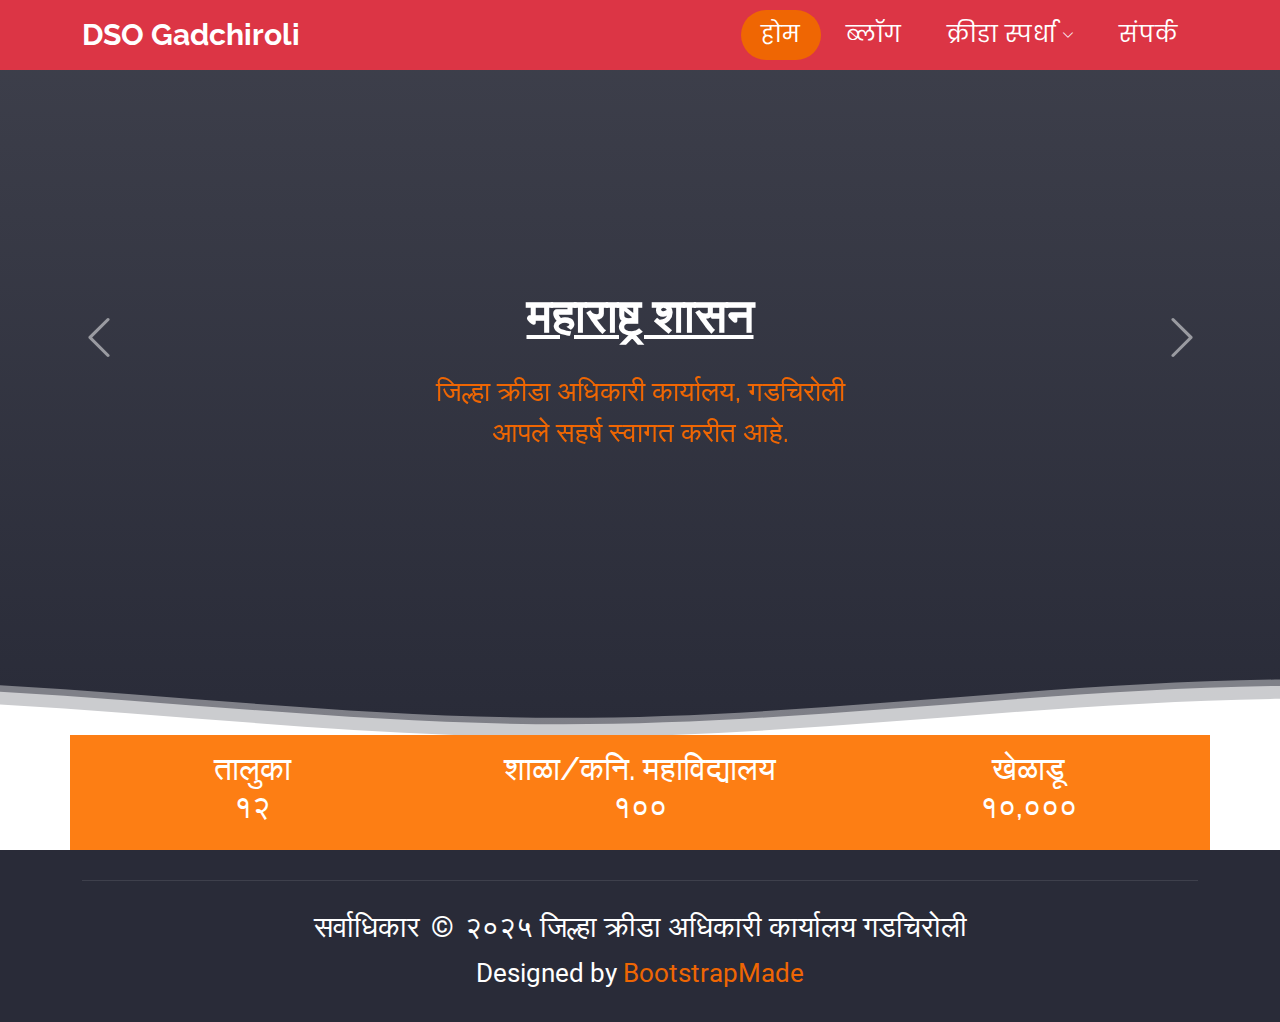
<file: index.html>
<!DOCTYPE html>
<html lang="en">

<head>
  <meta charset="utf-8">
  <meta content="width=device-width, initial-scale=1.0" name="viewport">
  <title>Index - District Sports Office, Gadchiroli</title>
  <meta name="description" content="">
  <meta name="keywords" content="">

  <!-- Favicons -->
  <link href="assets/img/favicon-32x32.png" rel="icon">
  <link href="assets/img/apple-touch-icon.png" rel="apple-touch-icon">

  <!-- Fonts -->
  <link href="https://fonts.googleapis.com" rel="preconnect">
  <link href="https://fonts.gstatic.com" rel="preconnect" crossorigin>
  <link href="https://fonts.googleapis.com/css2?family=Roboto:ital,wght@0,100;0,300;0,400;0,500;0,700;0,900;1,100;1,300;1,400;1,500;1,700;1,900&family=Poppins:ital,wght@0,100;0,200;0,300;0,400;0,500;0,600;0,700;0,800;0,900;1,100;1,200;1,300;1,400;1,500;1,600;1,700;1,800;1,900&family=Raleway:ital,wght@0,100;0,200;0,300;0,400;0,500;0,600;0,700;0,800;0,900;1,100;1,200;1,300;1,400;1,500;1,600;1,700;1,800;1,900&display=swap" rel="stylesheet">

  <!-- Vendor CSS Files -->
  <link href="assets/vendor/bootstrap/css/bootstrap.min.css" rel="stylesheet">
  <link href="assets/vendor/bootstrap-icons/bootstrap-icons.css" rel="stylesheet">
  <link href="assets/vendor/aos/aos.css" rel="stylesheet">
  <link href="assets/vendor/animate.css/animate.min.css" rel="stylesheet">
  <link href="assets/vendor/glightbox/css/glightbox.min.css" rel="stylesheet">
  <link href="assets/vendor/swiper/swiper-bundle.min.css" rel="stylesheet">

  <!-- Main CSS File -->
  <link href="assets/css/main.css" rel="stylesheet">

  <!-- =======================================================
  * Template Name: Selecao
  * Template URL: https://bootstrapmade.com/selecao-bootstrap-template/
  * Updated: Aug 07 2024 with Bootstrap v5.3.3
  * Author: BootstrapMade.com
  * License: https://bootstrapmade.com/license/
  ======================================================== -->
</head>

<body class="index-page">

  <header id="header" class="header d-flex align-items-center fixed-top">
    <div class="container-fluid container-xl position-relative d-flex align-items-center justify-content-between">

      <a href="index.html" class="logo d-flex align-items-center">
        <!-- Uncomment the line below if you also wish to use an image logo -->
        <!-- <img src="assets/img/logo.png" alt=""> -->
        <h1 class="sitename">DSO Gadchiroli</h1>
        <!-- <img src="assets/img/android-chrome-192x192.png" alt="" width="60rem" height="110rem"> -->
      </a>

      <nav id="navmenu" class="navmenu">
        <ul>
          <li><a href="#hero" class="active">होम</a></li>
          <!-- <li><a href="#about">आमच्या विषयी</a></li> -->
          <!-- <li><a href="#services">योजना</a></li> -->
          <!-- <li><a href="#portfolio">Portfolio</a></li> -->
          <!-- <li><a href="#team">Team</a></li> -->
          <li><a href="https://dsogadchiroliblog.blogspot.com/" target="_blank">ब्लॉग</a></li>
          <li class="dropdown"><a href="#"><span>क्रीडा स्पर्धा</span> <i class="bi bi-chevron-down toggle-dropdown"></i></a>
            <ul>
              <li>
                <!-- <a href="district-sports.html"> -->
                <a href="assets/doc/Sport_Book-2024.pdf" target="_blank">
                जिल्हा स्तर             
                </a>
              <!-- </li> -->
              <li class="dropdown"><a href="taluka.html"><span>तालुका स्तर</span> <i class="bi bi-chevron-down toggle-dropdown"></i></a>
                <!-- <ul>
                  <li><a href="#">१. गडचिरोली</a></li>
                  <li><a href="#">२. धानोरा</a></li>
                  <li><a href="#">३. चामोर्शी</a></li>
                  <li><a href="#">४. मुलचेरा</a></li>
                  <li><a href="#">५. कुरखेडा</a></li>
                  <li><a href="#">६. एटापल्ली</a></li>
                  <li><a href="#">७. भामरागड</a></li>
                  <li><a href="#">८. सिरोंचा</a></li>                  
                  <li><a href="#">९. आरमोरी</a></li>
                  <li><a href="#">१०. वडसा</a></li>
                  <li><a href="#">११. अहेरी</a></li>
                  <li><a href="#">१२. कोरची </a></li>                  
                </ul> -->
              <!-- </li> -->
              <!-- <li><a href="#">Dropdown 2</a></li>
              <li><a href="#">Dropdown 3</a></li>
              <li><a href="#">Dropdown 4</a></li> -->
            </ul>
          </li>
          <li>
            <a href="assets/doc/contact.pdf" target="_blank">संपर्क</a>
          </li>
        </ul>
        <i class="mobile-nav-toggle d-xl-none bi bi-list"></i>
      </nav>

    </div>
  </header>

  <main class="main">
    

    <!-- https://getbootstrap.com/docs/5.3/components/carousel/ -->
    <!-- Hero Section -->
    <section id="hero" class="hero section dark-background">
      
      <div id="hero-carousel" data-bs-interval="5000" class="container carousel carousel-fade" data-bs-ride="carousel">
        
        
        <!-- Slide 1 -->
        <div class="carousel-item active">
          <div class="carousel-container">              
            <h2 class="animate__animated animate__fadeInDown">
              <span>महाराष्ट्र शासन</span>  
              
 
<!-- Welcome to <span>जिल्हा क्रीडा अधिकारी कार्यालय, गडचिरोली</span> -->
            </h2>
            <h3 style="color: #ef6603;">
              <span>जिल्हा क्रीडा अधिकारी कार्यालय, गडचिरोली</span>
            </h3>
            <h3 style="color: #ef6603;">
              <span>आपले सहर्ष स्वागत करीत आहे.</span>
            </h3>
            <!-- <p class="animate__animated animate__fadeInUp">Ut velit est quam dolor ad a aliquid qui aliquid. Sequi ea ut et est quaerat sequi nihil ut aliquam. Occaecati alias dolorem mollitia ut. Similique ea voluptatem. Esse doloremque accusamus repellendus deleniti vel. Minus et tempore modi architecto.</p>
            <a href="#about" class="btn-get-started animate__animated animate__fadeInUp scrollto">Read More</a> -->
              
          </div>
        </div>

        <!-- Slide 2 -->
        <div class="carousel-item">
          <div class="carousel-container">
            <!-- <h2 class="animate__animated animate__fadeInDown">क्रीडा प्रभोधिनी, गडचिरोली</h2>
            <p class="animate__animated animate__fadeInUp">Ut velit est quam dolor ad a aliquid qui aliquid. Sequi ea ut et est quaerat sequi nihil ut aliquam. Occaecati alias dolorem mollitia ut. Similique ea voluptatem. Esse doloremque accusamus repellendus deleniti vel. Minus et tempore modi architecto.</p>
            <a href="#about" class="btn-get-started animate__animated animate__fadeInUp scrollto">Read More</a>         -->

            <img src="assets/img/slider/bul33.jpg" class="d-block w-100" style="max-height: 400.612px; width: 100%; display: none;" alt="...">
          </div>
        </div>

        <!-- Slide 3 -->
        <div class="carousel-item">
          <div class="carousel-container">
            <img src="assets/img/slider/tykawando.jpeg" class="d-block w-100" style="max-height: 400.612px; width: 100%; display: none;" alt="...">
            <!-- <h2 class="animate__animated animate__fadeInDown">खेलो इंडिया प्रशिक्षण केंद्र, गडचिरोली</h2>
            <p class="animate__animated animate__fadeInUp">Ut velit est quam dolor ad a aliquid qui aliquid. Sequi ea ut et est quaerat sequi nihil ut aliquam. Occaecati alias dolorem mollitia ut. Similique ea voluptatem. Esse doloremque accusamus repellendus deleniti vel. Minus et tempore modi architecto.</p>
            <a href="#about" class="btn-get-started animate__animated animate__fadeInUp scrollto">Read More</a> -->
          </div>
        </div>

        <!-- Slide 4 -->
        <div class="carousel-item">
          <div class="carousel-container">
            <img src="assets/img/slider/bul44.jpg" class="d-block w-100" style="max-height: 400.612px; width: 100%; display: none;" alt="...">
          </div>
        </div>

        <!-- Slide 5 -->
        <div class="carousel-item">
          <div class="carousel-container">
            <img src="assets/img/slider/archery.jpeg" class="d-block w-100" style="max-height: 400.612px; width: 100%; display: none;" alt="...">
          </div>
        </div>

        <a class="carousel-control-prev" href="#hero-carousel" role="button" data-bs-slide="prev">
          <span class="carousel-control-prev-icon bi bi-chevron-left" aria-hidden="true"></span>
        </a>

        <a class="carousel-control-next" href="#hero-carousel" role="button" data-bs-slide="next">
          <span class="carousel-control-next-icon bi bi-chevron-right" aria-hidden="true"></span>
        </a>

      </div>

      <svg class="hero-waves" xmlns="http://www.w3.org/2000/svg" xmlns:xlink="http://www.w3.org/1999/xlink" viewBox="0 24 150 28 " preserveAspectRatio="none">
        <defs>
          <path id="wave-path" d="M-160 44c30 0 58-18 88-18s 58 18 88 18 58-18 88-18 58 18 88 18 v44h-352z"></path>
        </defs>
        <g class="wave1">
          <use xlink:href="#wave-path" x="50" y="3"></use>
        </g>
        <g class="wave2">
          <use xlink:href="#wave-path" x="50" y="0"></use>
        </g>
        <g class="wave3">
          <use xlink:href="#wave-path" x="50" y="9"></use>
        </g>
      </svg>

    </section><!-- /Hero Section -->

    <div class="container text-center" style="padding: 15px 0px; background-color: #fd7e14;">
      <div class="row">
        <div class="col">
          <h2 style="color: white;">
            तालुका
            <br>
            <span>१२</span>
          </h2>
        </div>
        <div class="col">
          <h2 style="color: white;">
            शाळा/कनि. महाविद्यालय
            <br>
            <span>१००</span>
          </h2>
        </div>
        <div class="col">
          <h2 style="color: white;">
            खेळाडू
            <br>
            <span>१०,०००</span>
          </h2>
        </div>
      </div>

    </div>
    
    <!-- शुभेच्छा संदेश     -->
    <!-- <div class="d-flex justify-content-center" style="margin: 15px 0px;" >
      <h1 style="text-align: center;">शुभेच्छा संदेश...</h1>
    </div>

    <div class="mid_wrap" style="margin-top:3em">
      <div class="container">
        <div class="mid">
            <div class="mesage_gallery">
                <div class="">
                    <div id="testimonial-slider" class="owl-carousel">
                        <div class="testimonial">
                            <p class="description">
                               
                                 </p><div class="pic">
                                <img src="images/wel_img1.png" alt="">
                            </div>
                            <h3 class="title">
                               मा. डॉ. विपीन
                            </h3><br>
                            <span class="post">  
                    ( जिल्हाधिकारी,नागपूर )
                            </span><br>
                    नागपूर जिल्ह्याच्या क्रीडा विभागामार्फत सुरू करण्यात आलेल्या वेबसाईटकरीता क्रीडा विभागाचे
                अभिनंदन करतो. सध्याच्या तंत्रज्ञानाच्या युगात अत्याधुनिक प्रणालीचा वापर करून शासनाच्या प्रत्येक
                योजनेची व्याप्ती वाढविता येणे शक्य आहे. योजनांची व्याप्ती वाढविण्यासोबतच या योजनांच्या
                अंमलबजावणीमध्ये पारदर्शकता आणता येणे शक्य होणार आहे. त्यामुळे, क्रीडा विभागाने सुरू केलेल्या
                या उपक्रमाकरीता क्रीडा विभागाचे हार्दिक अभिनंदन. क्रीडा विभागाच्या योजना, या योजनांचे लाभार्थी,
                क्रीडा संकुले, क्रीडा क्षेत्रातील अद्यावत माहिती, क्रीडा पुरस्कारांची व पुरस्कारार्थींची माहिती, क्रीडा
                विभागामार्फत जिल्ह्यात राबविले जाणारे उपक्रम या सर्व विषयांची माहिती या वेबसाईटच्या माध्यमातून
                सर्वांकरीता उपलब्ध राहणार आहे. जिल्ह्यातील खेळाडूंनी, क्रीडाप्रेमी नागरिकांनी, क्रीडा शिक्षकांनी या
                वेबसाईटमधील माहितीचा पुरेपूर वापर करावा अशी अपेक्षा व्यक्त करतो.
                शुभेच्छांसह..<p></p>
    
                           
                        </div> 
                    </div>
                </div>
            </div>
    
            <div class="mesage_gallery">
                <div class="testimonial-bg">
                    <div id="testimonial-slider" class="owl-carousel">
                        <div class="testimonial">
                            <p class="description">
                                </p><h2 style="clour:d35400; font-size:40px; font-weight: normal;">मनोगत ...</h2>
                    नागपूर जिल्ह्याच्या क्रीडा विभागामार्फत आपले स्वागत आहे. जिल्हा क्रीडा अधिकारी कार्यालयाचे माध्यमातून जिल्ह्यात शालेय क्रीडा स्पर्धांचे आयोजन व राज्याच्या क्रीडा विकासाशी निगडित योजनांची अंमलबजावणी करण्याचे काम करण्यात येते. राज्य शासनामार्फत क्रीडा विकासाकरीता राज्य व जिल्हा स्तरावर अनेक योजना / उपक्रम राबविण्यात येतात. या योजना / उपक्रमांची यशस्वी अंमलबजावणी जिल्हा क्रीडा अधिकारी कार्यालयाकडून करण्यात येते. क्रीडा ही मानवास प्राप्त झालेली निसर्गदत्त देणगी आहे. प्रत्येक मनुष्य हा कोणत्या ना कोणत्या प्रकारे क्रीडा क्षेत्राशी जुळलेला असतो. काही जण थेट स्वरूपात तर काही जण सहाय्य करण्याच्या भूमिकेतून या क्षेत्राशी निगडित झालेले असतात. त्यामुळे क्रीडा क्षेत्रातील अद्यावत माहिती प्रत्येकापर्यंत उपलब्ध करून देण्याचा हा एक प्रयत्न आहे. नागपूर जिल्ह्याच्या क्रीडा क्षेत्रातील घडामोडी, विविध स्पर्धा, नामवंत खेळाडू, पुरस्कारार्थी, क्रीडा सुविधा इ. माहिती सर्वसामान्य लोकांपुढे सादर करतांना अत्यंत आनंद होतो आहे. या माध्यमातून आपला जिल्हा क्रीडा क्षेत्रात काय करतो आहे याचे चित्र उभे करणे सुलभ होणार आहे. तसेच, आपल्या जिल्ह्यातील क्रीडा क्षेत्रात असलेल्या उणीवा भरून काढण्यासाठी नियोजनबद्ध प्रयत्न करता येणे शक्य होणार आहे. शासनामार्फत क्रीडा क्षेत्रासाठी असलेल्या योजनांच्या प्रत्यक्ष अंमलबजावणीचा आढावा देखील या माध्यमातून घेता येणे शक्य होणार आहे. या वेबसाईटच्या माध्यमातून जिल्हा क्रीडा अधिकारी कार्यालय करीत असलेले काम व शासनाच्या विविध योजना तसेच नागपूर जिल्ह्याची क्रीडा विषयक सद्यस्थिती सर्वांसमोर मांडण्याचा प्रयत्न करण्यात येत आहे. अपेक्षा करते की या प्रयत्नास नागपूर जिल्ह्यातील सर्व खेळाडू व क्रीडाप्रेमी नागरिक भरघोस साथ देतील व हा शासकीय उपक्रम यशस्वी करण्याकरीता सहकार्य करतील.<p></p>
    
                            <div class="pic">
                                <img src="images/img-2.png" alt="">
                            </div>
                            <h3 class="title">
                               पल्लवी धात्रक 
                            </h3><br>
                            <span class="post">  
                    ( जिल्हा क्रीडा अधिकारी, नागपूर )
                            </span>
                        </div> 
                    </div>
                </div>
            </div>
        </div>
    </div> -->

    <!-- About Section -->
    <!-- <section id="about" class="about section"> -->

      <!-- Section Title -->
      <!-- <div class="container section-title" data-aos="fade-up">
        <h2>About</h2>
        <p>Who we are</p>
      </div> -->
      <!-- End Section Title -->

      <!-- <div class="container">

        <div class="row gy-4">

          <div class="col-lg-6 content" data-aos="fade-up" data-aos-delay="100">
            <p>
              Lorem ipsum dolor sit amet, consectetur adipiscing elit, sed do eiusmod tempor incididunt ut labore et dolore
              magna aliqua.
            </p>
            <ul>
              <li><i class="bi bi-check2-circle"></i> <span>Ullamco laboris nisi ut aliquip ex ea commodo consequat.</span></li>
              <li><i class="bi bi-check2-circle"></i> <span>Duis aute irure dolor in reprehenderit in voluptate velit.</span></li>
              <li><i class="bi bi-check2-circle"></i> <span>Ullamco laboris nisi ut aliquip ex ea commodo</span></li>
            </ul>
          </div>

          <div class="col-lg-6" data-aos="fade-up" data-aos-delay="200">
            <p>Ullamco laboris nisi ut aliquip ex ea commodo consequat. Duis aute irure dolor in reprehenderit in voluptate velit esse cillum dolore eu fugiat nulla pariatur. Excepteur sint occaecat cupidatat non proident, sunt in culpa qui officia deserunt mollit anim id est laborum. </p>
            <a href="#" class="read-more"><span>Read More</span><i class="bi bi-arrow-right"></i></a>
          </div>

        </div>

      </div>

    </section> -->
    <!-- /About Section -->

    <!-- Features Section -->
    <!-- <section id="features" class="features section">

      <div class="container">

        <ul class="nav nav-tabs row  d-flex" data-aos="fade-up" data-aos-delay="100">
          <li class="nav-item col-3">
            <a class="nav-link active show" data-bs-toggle="tab" data-bs-target="#features-tab-1">
              <i class="bi bi-binoculars"></i>
              <h4 class="d-none d-lg-block">Modi sit est dela pireda nest</h4>
            </a>
          </li>
          <li class="nav-item col-3">
            <a class="nav-link" data-bs-toggle="tab" data-bs-target="#features-tab-2">
              <i class="bi bi-box-seam"></i>
              <h4 class="d-none d-lg-block">Unde praesenti mara setra le</h4>
            </a>
          </li>
          <li class="nav-item col-3">
            <a class="nav-link" data-bs-toggle="tab" data-bs-target="#features-tab-3">
              <i class="bi bi-brightness-high"></i>
              <h4 class="d-none d-lg-block">Pariatur explica nitro dela</h4>
            </a>
          </li>
          <li class="nav-item col-3">
            <a class="nav-link" data-bs-toggle="tab" data-bs-target="#features-tab-4">
              <i class="bi bi-command"></i>
              <h4 class="d-none d-lg-block">Nostrum qui dile node</h4>
            </a>
          </li>
        </ul> -->
        <!-- End Tab Nav -->

        <!-- <div class="tab-content" data-aos="fade-up" data-aos-delay="200">

          <div class="tab-pane fade active show" id="features-tab-1">
            <div class="row">
              <div class="col-lg-6 order-2 order-lg-1 mt-3 mt-lg-0">
                <h3>Voluptatem dignissimos provident quasi corporis voluptates sit assumenda.</h3>
                <p class="fst-italic">
                  Lorem ipsum dolor sit amet, consectetur adipiscing elit, sed do eiusmod tempor incididunt ut labore et dolore
                  magna aliqua.
                </p>
                <ul>
                  <li><i class="bi bi-check2-all"></i>
                    <spab>Ullamco laboris nisi ut aliquip ex ea commodo consequat.</spab>
                  </li>
                  <li><i class="bi bi-check2-all"></i> <span>Duis aute irure dolor in reprehenderit in voluptate velit</span>.</li>
                  <li><i class="bi bi-check2-all"></i> <span>Ullamco laboris nisi ut aliquip ex ea commodo consequat. Duis aute irure dolor in reprehenderit in voluptate trideta storacalaperda mastiro dolore eu fugiat nulla pariatur.</span></li>
                </ul>
                <p>
                  Ullamco laboris nisi ut aliquip ex ea commodo consequat. Duis aute irure dolor in reprehenderit in voluptate
                  velit esse cillum dolore eu fugiat nulla pariatur. Excepteur sint occaecat cupidatat non proident, sunt in
                  culpa qui officia deserunt mollit anim id est laborum
                </p>
              </div>
              <div class="col-lg-6 order-1 order-lg-2 text-center">
                <img src="assets/img/working-1.jpg" alt="" class="img-fluid">
              </div>
            </div>
          </div> -->
          <!-- End Tab Content Item -->

          <!-- <div class="tab-pane fade" id="features-tab-2">
            <div class="row">
              <div class="col-lg-6 order-2 order-lg-1 mt-3 mt-lg-0">
                <h3>Neque exercitationem debitis soluta quos debitis quo mollitia officia est</h3>
                <p>
                  Ullamco laboris nisi ut aliquip ex ea commodo consequat. Duis aute irure dolor in reprehenderit in voluptate
                  velit esse cillum dolore eu fugiat nulla pariatur. Excepteur sint occaecat cupidatat non proident, sunt in
                  culpa qui officia deserunt mollit anim id est laborum
                </p>
                <p class="fst-italic">
                  Lorem ipsum dolor sit amet, consectetur adipiscing elit, sed do eiusmod tempor incididunt ut labore et dolore
                  magna aliqua.
                </p>
                <ul>
                  <li><i class="bi bi-check2-all"></i> <span>Ullamco laboris nisi ut aliquip ex ea commodo consequat.</span></li>
                  <li><i class="bi bi-check2-all"></i> <span>Duis aute irure dolor in reprehenderit in voluptate velit.</span></li>
                  <li><i class="bi bi-check2-all"></i> <span>Provident mollitia neque rerum asperiores dolores quos qui a. Ipsum neque dolor voluptate nisi sed.</span></li>
                  <li><i class="bi bi-check2-all"></i> <span>Ullamco laboris nisi ut aliquip ex ea commodo consequat. Duis aute irure dolor in reprehenderit in voluptate trideta storacalaperda mastiro dolore eu fugiat nulla pariatur.</span></li>
                </ul>
              </div>
              <div class="col-lg-6 order-1 order-lg-2 text-center">
                <img src="assets/img/working-2.jpg" alt="" class="img-fluid">
              </div>
            </div>
          </div> -->
          <!-- End Tab Content Item -->

          <!-- <div class="tab-pane fade" id="features-tab-3">
            <div class="row">
              <div class="col-lg-6 order-2 order-lg-1 mt-3 mt-lg-0">
                <h3>Voluptatibus commodi ut accusamus ea repudiandae ut autem dolor ut assumenda</h3>
                <p>
                  Ullamco laboris nisi ut aliquip ex ea commodo consequat. Duis aute irure dolor in reprehenderit in voluptate
                  velit esse cillum dolore eu fugiat nulla pariatur. Excepteur sint occaecat cupidatat non proident, sunt in
                  culpa qui officia deserunt mollit anim id est laborum
                </p>
                <ul>
                  <li><i class="bi bi-check2-all"></i> <span>Ullamco laboris nisi ut aliquip ex ea commodo consequat.</span></li>
                  <li><i class="bi bi-check2-all"></i> <span>Duis aute irure dolor in reprehenderit in voluptate velit.</span></li>
                  <li><i class="bi bi-check2-all"></i> <span>Provident mollitia neque rerum asperiores dolores quos qui a. Ipsum neque dolor voluptate nisi sed.</span></li>
                </ul>
                <p class="fst-italic">
                  Lorem ipsum dolor sit amet, consectetur adipiscing elit, sed do eiusmod tempor incididunt ut labore et dolore
                  magna aliqua.
                </p>
              </div>
              <div class="col-lg-6 order-1 order-lg-2 text-center">
                <img src="assets/img/working-3.jpg" alt="" class="img-fluid">
              </div>
            </div>
          </div> -->
          <!-- End Tab Content Item -->

          <!-- <div class="tab-pane fade" id="features-tab-4">
            <div class="row">
              <div class="col-lg-6 order-2 order-lg-1 mt-3 mt-lg-0">
                <h3>Omnis fugiat ea explicabo sunt dolorum asperiores sequi inventore rerum</h3>
                <p>
                  Ullamco laboris nisi ut aliquip ex ea commodo consequat. Duis aute irure dolor in reprehenderit in voluptate
                  velit esse cillum dolore eu fugiat nulla pariatur. Excepteur sint occaecat cupidatat non proident, sunt in
                  culpa qui officia deserunt mollit anim id est laborum
                </p>
                <p class="fst-italic">
                  Lorem ipsum dolor sit amet, consectetur adipiscing elit, sed do eiusmod tempor incididunt ut labore et dolore
                  magna aliqua.
                </p>
                <ul>
                  <li><i class="bi bi-check2-all"></i> <span>Ullamco laboris nisi ut aliquip ex ea commodo consequat.</span></li>
                  <li><i class="bi bi-check2-all"></i> <span>Duis aute irure dolor in reprehenderit in voluptate velit.</span></li>
                  <li><i class="bi bi-check2-all"></i> <span>Ullamco laboris nisi ut aliquip ex ea commodo consequat. Duis aute irure dolor in reprehenderit in voluptate trideta storacalaperda mastiro dolore eu fugiat nulla pariatur.</span></li>
                </ul>
              </div>
              <div class="col-lg-6 order-1 order-lg-2 text-center">
                <img src="assets/img/working-4.jpg" alt="" class="img-fluid">
              </div>
            </div>
          </div> -->
          <!-- End Tab Content Item -->

        <!-- </div>

      </div>

    </section> -->
    <!-- /Features Section -->

    <!-- Call To Action Section -->
    <!-- <section id="call-to-action" class="call-to-action section dark-background">

      <div class="container">

        <div class="row" data-aos="zoom-in" data-aos-delay="100">
          <div class="col-xl-9 text-center text-xl-start">
            <h3>Call To Action</h3>
            <p>Duis aute irure dolor in reprehenderit in voluptate velit esse cillum dolore eu fugiat nulla pariatur. Excepteur sint occaecat cupidatat non proident, sunt in culpa qui officia deserunt mollit anim id est laborum.</p>
          </div>
          <div class="col-xl-3 cta-btn-container text-center">
            <a class="cta-btn align-middle" href="#">Call To Action</a>
          </div>
        </div>

      </div>

    </section> -->
    <!-- /Call To Action Section -->

    <!-- Services Section -->
    <!-- <section id="services" class="services section"> -->

      <!-- Section Title -->
      <!-- <div class="container section-title" data-aos="fade-up">
        <h2>Services</h2>
        <p>What we do offer</p>
      </div> -->
      <!-- End Section Title -->

      <!-- <div class="container">

        <div class="row gy-4">

          <div class="col-lg-4 col-md-6" data-aos="fade-up" data-aos-delay="100">
            <div class="service-item  position-relative">
              <div class="icon">
                <i class="bi bi-cash-stack" style="color: #0dcaf0;"></i>
              </div>
              <a href="service-details.html" class="stretched-link">
                <h3>Nesciunt Mete</h3>
              </a>
              <p>Provident nihil minus qui consequatur non omnis maiores. Eos accusantium minus dolores iure perferendis tempore et consequatur.</p>
            </div>
          </div> -->
          <!-- End Service Item -->

          <!-- <div class="col-lg-4 col-md-6" data-aos="fade-up" data-aos-delay="200">
            <div class="service-item position-relative">
              <div class="icon">
                <i class="bi bi-calendar4-week" style="color: #fd7e14;"></i>
              </div>
              <a href="service-details.html" class="stretched-link">
                <h3>Eosle Commodi</h3>
              </a>
              <p>Ut autem aut autem non a. Sint sint sit facilis nam iusto sint. Libero corrupti neque eum hic non ut nesciunt dolorem.</p>
            </div>
          </div> -->
          <!-- End Service Item -->

          <!-- <div class="col-lg-4 col-md-6" data-aos="fade-up" data-aos-delay="300">
            <div class="service-item position-relative">
              <div class="icon">
                <i class="bi bi-chat-text" style="color: #20c997;"></i>
              </div>
              <a href="service-details.html" class="stretched-link">
                <h3>Ledo Markt</h3>
              </a>
              <p>Ut excepturi voluptatem nisi sed. Quidem fuga consequatur. Minus ea aut. Vel qui id voluptas adipisci eos earum corrupti.</p>
            </div>
          </div> -->
          <!-- End Service Item -->

          <!-- <div class="col-lg-4 col-md-6" data-aos="fade-up" data-aos-delay="400">
            <div class="service-item position-relative">
              <div class="icon">
                <i class="bi bi-credit-card-2-front" style="color: #df1529;"></i>
              </div>
              <a href="service-details.html" class="stretched-link">
                <h3>Asperiores Commodit</h3>
              </a>
              <p>Non et temporibus minus omnis sed dolor esse consequatur. Cupiditate sed error ea fuga sit provident adipisci neque.</p>
            </div>
          </div> -->
          <!-- End Service Item -->

          <!-- <div class="col-lg-4 col-md-6" data-aos="fade-up" data-aos-delay="500">
            <div class="service-item position-relative">
              <div class="icon">
                <i class="bi bi-globe" style="color: #6610f2;"></i>
              </div>
              <a href="service-details.html" class="stretched-link">
                <h3>Velit Doloremque</h3>
              </a>
              <p>Cumque et suscipit saepe. Est maiores autem enim facilis ut aut ipsam corporis aut. Sed animi at autem alias eius labore.</p>
            </div>
          </div> -->
          <!-- End Service Item -->

          <!-- <div class="col-lg-4 col-md-6" data-aos="fade-up" data-aos-delay="600">
            <div class="service-item position-relative">
              <div class="icon">
                <i class="bi bi-clock" style="color: #f3268c;"></i>
              </div>
              <a href="service-details.html" class="stretched-link">
                <h3>Dolori Architecto</h3>
              </a>
              <p>Hic molestias ea quibusdam eos. Fugiat enim doloremque aut neque non et debitis iure. Corrupti recusandae ducimus enim.</p>
            </div>
          </div> -->
          <!-- End Service Item -->

        <!-- </div>

      </div>

    </section> -->
    <!-- /Services Section -->

    <!-- Portfolio Section -->
    <!-- <section id="portfolio" class="portfolio section"> -->

      <!-- Section Title -->
      <!-- <div class="container section-title" data-aos="fade-up">
        <h2>Portfolio</h2>
        <p>What we've done</p>
      </div> -->
      <!-- End Section Title -->

      <!-- <div class="container">

        <div class="isotope-layout" data-default-filter="*" data-layout="masonry" data-sort="original-order">

          <ul class="portfolio-filters isotope-filters" data-aos="fade-up" data-aos-delay="100">
            <li data-filter="*" class="filter-active">All</li>
            <li data-filter=".filter-app">App</li>
            <li data-filter=".filter-product">Card</li>
            <li data-filter=".filter-branding">Web</li>
          </ul> -->
          <!-- End Portfolio Filters -->

          <!-- <div class="row gy-4 isotope-container" data-aos="fade-up" data-aos-delay="200">

            <div class="col-lg-4 col-md-6 portfolio-item isotope-item filter-app">
              <img src="assets/img/masonry-portfolio/masonry-portfolio-1.jpg" class="img-fluid" alt="">
              <div class="portfolio-info">
                <h4>App 1</h4>
                <p>Lorem ipsum, dolor sit</p>
                <a href="assets/img/masonry-portfolio/masonry-portfolio-1.jpg" title="App 1" data-gallery="portfolio-gallery-app" class="glightbox preview-link"><i class="bi bi-zoom-in"></i></a>
                <a href="portfolio-details.html" title="More Details" class="details-link"><i class="bi bi-link-45deg"></i></a>
              </div>
            </div> -->
            <!-- End Portfolio Item -->

            <!-- <div class="col-lg-4 col-md-6 portfolio-item isotope-item filter-product">
              <img src="assets/img/masonry-portfolio/masonry-portfolio-2.jpg" class="img-fluid" alt="">
              <div class="portfolio-info">
                <h4>Product 1</h4>
                <p>Lorem ipsum, dolor sit</p>
                <a href="assets/img/masonry-portfolio/masonry-portfolio-2.jpg" title="Product 1" data-gallery="portfolio-gallery-product" class="glightbox preview-link"><i class="bi bi-zoom-in"></i></a>
                <a href="portfolio-details.html" title="More Details" class="details-link"><i class="bi bi-link-45deg"></i></a>
              </div>
            </div> -->
            <!-- End Portfolio Item -->

            <!-- <div class="col-lg-4 col-md-6 portfolio-item isotope-item filter-branding">
              <img src="assets/img/masonry-portfolio/masonry-portfolio-3.jpg" class="img-fluid" alt="">
              <div class="portfolio-info">
                <h4>Branding 1</h4>
                <p>Lorem ipsum, dolor sit</p>
                <a href="assets/img/masonry-portfolio/masonry-portfolio-3.jpg" title="Branding 1" data-gallery="portfolio-gallery-branding" class="glightbox preview-link"><i class="bi bi-zoom-in"></i></a>
                <a href="portfolio-details.html" title="More Details" class="details-link"><i class="bi bi-link-45deg"></i></a>
              </div>
            </div> -->
            <!-- End Portfolio Item -->

            <!-- <div class="col-lg-4 col-md-6 portfolio-item isotope-item filter-app">
              <img src="assets/img/masonry-portfolio/masonry-portfolio-4.jpg" class="img-fluid" alt="">
              <div class="portfolio-info">
                <h4>App 2</h4>
                <p>Lorem ipsum, dolor sit</p>
                <a href="assets/img/masonry-portfolio/masonry-portfolio-4.jpg" title="App 2" data-gallery="portfolio-gallery-app" class="glightbox preview-link"><i class="bi bi-zoom-in"></i></a>
                <a href="portfolio-details.html" title="More Details" class="details-link"><i class="bi bi-link-45deg"></i></a>
              </div>
            </div> -->
            <!-- End Portfolio Item -->

            <!-- <div class="col-lg-4 col-md-6 portfolio-item isotope-item filter-product">
              <img src="assets/img/masonry-portfolio/masonry-portfolio-5.jpg" class="img-fluid" alt="">
              <div class="portfolio-info">
                <h4>Product 2</h4>
                <p>Lorem ipsum, dolor sit</p>
                <a href="assets/img/masonry-portfolio/masonry-portfolio-5.jpg" title="Product 2" data-gallery="portfolio-gallery-product" class="glightbox preview-link"><i class="bi bi-zoom-in"></i></a>
                <a href="portfolio-details.html" title="More Details" class="details-link"><i class="bi bi-link-45deg"></i></a>
              </div>
            </div> -->
            <!-- End Portfolio Item -->

            <!-- <div class="col-lg-4 col-md-6 portfolio-item isotope-item filter-branding">
              <img src="assets/img/masonry-portfolio/masonry-portfolio-6.jpg" class="img-fluid" alt="">
              <div class="portfolio-info">
                <h4>Branding 2</h4>
                <p>Lorem ipsum, dolor sit</p>
                <a href="assets/img/masonry-portfolio/masonry-portfolio-6.jpg" title="Branding 2" data-gallery="portfolio-gallery-branding" class="glightbox preview-link"><i class="bi bi-zoom-in"></i></a>
                <a href="portfolio-details.html" title="More Details" class="details-link"><i class="bi bi-link-45deg"></i></a>
              </div>
            </div> -->
            <!-- End Portfolio Item -->

            <!-- <div class="col-lg-4 col-md-6 portfolio-item isotope-item filter-app">
              <img src="assets/img/masonry-portfolio/masonry-portfolio-7.jpg" class="img-fluid" alt="">
              <div class="portfolio-info">
                <h4>App 3</h4>
                <p>Lorem ipsum, dolor sit</p>
                <a href="assets/img/masonry-portfolio/masonry-portfolio-7.jpg" title="App 3" data-gallery="portfolio-gallery-app" class="glightbox preview-link"><i class="bi bi-zoom-in"></i></a>
                <a href="portfolio-details.html" title="More Details" class="details-link"><i class="bi bi-link-45deg"></i></a>
              </div>
            </div> -->
            <!-- End Portfolio Item -->

            <!-- <div class="col-lg-4 col-md-6 portfolio-item isotope-item filter-product">
              <img src="assets/img/masonry-portfolio/masonry-portfolio-8.jpg" class="img-fluid" alt="">
              <div class="portfolio-info">
                <h4>Product 3</h4>
                <p>Lorem ipsum, dolor sit</p>
                <a href="assets/img/masonry-portfolio/masonry-portfolio-8.jpg" title="Product 3" data-gallery="portfolio-gallery-product" class="glightbox preview-link"><i class="bi bi-zoom-in"></i></a>
                <a href="portfolio-details.html" title="More Details" class="details-link"><i class="bi bi-link-45deg"></i></a>
              </div>
            </div> -->
            <!-- End Portfolio Item -->

            <!-- <div class="col-lg-4 col-md-6 portfolio-item isotope-item filter-branding">
              <img src="assets/img/masonry-portfolio/masonry-portfolio-9.jpg" class="img-fluid" alt="">
              <div class="portfolio-info">
                <h4>Branding 3</h4>
                <p>Lorem ipsum, dolor sit</p>
                <a href="assets/img/masonry-portfolio/masonry-portfolio-9.jpg" title="Branding 2" data-gallery="portfolio-gallery-branding" class="glightbox preview-link"><i class="bi bi-zoom-in"></i></a>
                <a href="portfolio-details.html" title="More Details" class="details-link"><i class="bi bi-link-45deg"></i></a>
              </div>
            </div> -->
            <!-- End Portfolio Item -->

          <!-- </div> -->
          <!-- End Portfolio Container -->

        <!-- </div>

      </div>

    </section> -->
    <!-- /Portfolio Section -->

    <!-- Testimonials Section -->
    <!-- <section id="testimonials" class="testimonials section"> -->

      <!-- Section Title -->
      <!-- <div class="container section-title" data-aos="fade-up">
        <h2>Testimonials</h2>
        <p>What they are saying about us</p>
      </div> -->
      <!-- End Section Title -->

      <!-- <div class="container" data-aos="fade-up" data-aos-delay="100">

        <div class="swiper init-swiper">
          <script type="application/json" class="swiper-config">
            {
              "loop": true,
              "speed": 600,
              "autoplay": {
                "delay": 5000
              },
              "slidesPerView": "auto",
              "pagination": {
                "el": ".swiper-pagination",
                "type": "bullets",
                "clickable": true
              },
              "breakpoints": {
                "320": {
                  "slidesPerView": 1,
                  "spaceBetween": 40
                },
                "1200": {
                  "slidesPerView": 3,
                  "spaceBetween": 10
                }
              }
            }
          </script>
          <div class="swiper-wrapper">

            <div class="swiper-slide">
              <div class="testimonial-item">
                <img src="assets/img/testimonials/testimonials-1.jpg" class="testimonial-img" alt="">
                <h3>Saul Goodman</h3>
                <h4>Ceo &amp; Founder</h4>
                <div class="stars">
                  <i class="bi bi-star-fill"></i><i class="bi bi-star-fill"></i><i class="bi bi-star-fill"></i><i class="bi bi-star-fill"></i><i class="bi bi-star-fill"></i>
                </div>
                <p>
                  <i class="bi bi-quote quote-icon-left"></i>
                  <span>Proin iaculis purus consequat sem cure digni ssim donec porttitora entum suscipit rhoncus. Accusantium quam, ultricies eget id, aliquam eget nibh et. Maecen aliquam, risus at semper.</span>
                  <i class="bi bi-quote quote-icon-right"></i>
                </p>
              </div>
            </div> -->
            <!-- End testimonial item -->

            <!-- <div class="swiper-slide">
              <div class="testimonial-item">
                <img src="assets/img/testimonials/testimonials-2.jpg" class="testimonial-img" alt="">
                <h3>Sara Wilsson</h3>
                <h4>Designer</h4>
                <div class="stars">
                  <i class="bi bi-star-fill"></i><i class="bi bi-star-fill"></i><i class="bi bi-star-fill"></i><i class="bi bi-star-fill"></i><i class="bi bi-star-fill"></i>
                </div>
                <p>
                  <i class="bi bi-quote quote-icon-left"></i>
                  <span>Export tempor illum tamen malis malis eram quae irure esse labore quem cillum quid cillum eram malis quorum velit fore eram velit sunt aliqua noster fugiat irure amet legam anim culpa.</span>
                  <i class="bi bi-quote quote-icon-right"></i>
                </p>
              </div>
            </div> -->
            <!-- End testimonial item -->

            <!-- <div class="swiper-slide">
              <div class="testimonial-item">
                <img src="assets/img/testimonials/testimonials-3.jpg" class="testimonial-img" alt="">
                <h3>Jena Karlis</h3>
                <h4>Store Owner</h4>
                <div class="stars">
                  <i class="bi bi-star-fill"></i><i class="bi bi-star-fill"></i><i class="bi bi-star-fill"></i><i class="bi bi-star-fill"></i><i class="bi bi-star-fill"></i>
                </div>
                <p>
                  <i class="bi bi-quote quote-icon-left"></i>
                  <span>Enim nisi quem export duis labore cillum quae magna enim sint quorum nulla quem veniam duis minim tempor labore quem eram duis noster aute amet eram fore quis sint minim.</span>
                  <i class="bi bi-quote quote-icon-right"></i>
                </p>
              </div>
            </div> -->
            <!-- End testimonial item -->

            <!-- <div class="swiper-slide">
              <div class="testimonial-item">
                <img src="assets/img/testimonials/testimonials-4.jpg" class="testimonial-img" alt="">
                <h3>Matt Brandon</h3>
                <h4>Freelancer</h4>
                <div class="stars">
                  <i class="bi bi-star-fill"></i><i class="bi bi-star-fill"></i><i class="bi bi-star-fill"></i><i class="bi bi-star-fill"></i><i class="bi bi-star-fill"></i>
                </div>
                <p>
                  <i class="bi bi-quote quote-icon-left"></i>
                  <span>Fugiat enim eram quae cillum dolore dolor amet nulla culpa multos export minim fugiat minim velit minim dolor enim duis veniam ipsum anim magna sunt elit fore quem dolore labore illum veniam.</span>
                  <i class="bi bi-quote quote-icon-right"></i>
                </p>
              </div>
            </div> -->
            <!-- End testimonial item -->

            <!-- <div class="swiper-slide">
              <div class="testimonial-item">
                <img src="assets/img/testimonials/testimonials-5.jpg" class="testimonial-img" alt="">
                <h3>John Larson</h3>
                <h4>Entrepreneur</h4>
                <div class="stars">
                  <i class="bi bi-star-fill"></i><i class="bi bi-star-fill"></i><i class="bi bi-star-fill"></i><i class="bi bi-star-fill"></i><i class="bi bi-star-fill"></i>
                </div>
                <p>
                  <i class="bi bi-quote quote-icon-left"></i>
                  <span>Quis quorum aliqua sint quem legam fore sunt eram irure aliqua veniam tempor noster veniam enim culpa labore duis sunt culpa nulla illum cillum fugiat legam esse veniam culpa fore nisi cillum quid.</span>
                  <i class="bi bi-quote quote-icon-right"></i>
                </p>
              </div>
            </div> -->
            <!-- End testimonial item -->

          <!-- </div>
          <div class="swiper-pagination"></div>
        </div>

      </div>

    </section> -->
    <!-- /Testimonials Section -->

    <!-- Pricing Section -->
    <!-- <section id="pricing" class="pricing section"> -->

      <!-- Section Title -->
      <!-- <div class="container section-title" data-aos="fade-up">
        <h2>Pricing</h2>
        <p>What they are saying about us</p>
      </div> -->
      <!-- End Section Title -->

      <!-- <div class="container">

        <div class="row gy-3">

          <div class="col-xl-3 col-lg-6" data-aos="fade-up" data-aos-delay="100">
            <div class="pricing-item">
              <h3>Free</h3>
              <h4><sup>$</sup>0<span> / month</span></h4>
              <ul>
                <li>Aida dere</li>
                <li>Nec feugiat nisl</li>
                <li>Nulla at volutpat dola</li>
                <li class="na">Pharetra massa</li>
                <li class="na">Massa ultricies mi</li>
              </ul>
              <div class="btn-wrap">
                <a href="#" class="btn-buy">Buy Now</a>
              </div>
            </div>
          </div> -->
          <!-- End Pricing Item -->

          <!-- <div class="col-xl-3 col-lg-6" data-aos="fade-up" data-aos-delay="200">
            <div class="pricing-item featured">
              <h3>Business</h3>
              <h4><sup>$</sup>19<span> / month</span></h4>
              <ul>
                <li>Aida dere</li>
                <li>Nec feugiat nisl</li>
                <li>Nulla at volutpat dola</li>
                <li>Pharetra massa</li>
                <li class="na">Massa ultricies mi</li>
              </ul>
              <div class="btn-wrap">
                <a href="#" class="btn-buy">Buy Now</a>
              </div>
            </div>
          </div> -->
          <!-- End Pricing Item -->

          <!-- <div class="col-xl-3 col-lg-6" data-aos="fade-up" data-aos-delay="400">
            <div class="pricing-item">
              <h3>Developer</h3>
              <h4><sup>$</sup>29<span> / month</span></h4>
              <ul>
                <li>Aida dere</li>
                <li>Nec feugiat nisl</li>
                <li>Nulla at volutpat dola</li>
                <li>Pharetra massa</li>
                <li>Massa ultricies mi</li>
              </ul>
              <div class="btn-wrap">
                <a href="#" class="btn-buy">Buy Now</a>
              </div>
            </div>
          </div> -->
          <!-- End Pricing Item -->

          <!-- <div class="col-xl-3 col-lg-6" data-aos="fade-up" data-aos-delay="400">
            <div class="pricing-item">
              <span class="advanced">Advanced</span>
              <h3>Ultimate</h3>
              <h4><sup>$</sup>49<span> / month</span></h4>
              <ul>
                <li>Aida dere</li>
                <li>Nec feugiat nisl</li>
                <li>Nulla at volutpat dola</li>
                <li>Pharetra massa</li>
                <li>Massa ultricies mi</li>
              </ul>
              <div class="btn-wrap">
                <a href="#" class="btn-buy">Buy Now</a>
              </div>
            </div>
          </div> -->
          <!-- End Pricing Item -->

        <!-- </div>

      </div>

    </section> -->
    <!-- /Pricing Section -->

    <!-- Faq Section -->
    <!-- <section id="faq" class="faq section"> -->
      <!-- Section Title -->
      <!-- <div class="container section-title" data-aos="fade-up">
        <h2>Frequently Asked Questions</h2>
        <p>Frequently Asked Questions</p>
      </div> -->
      <!-- End Section Title -->

      <!-- <div class="container" data-aos="fade-up">
        <div class="row">
          <div class="col-12">
            <div class="custom-accordion" id="accordion-faq">
              <div class="accordion-item">
                <h2 class="mb-0">
                  <button class="btn btn-link" type="button" data-bs-toggle="collapse" data-bs-target="#collapse-faq-1">
                    How to download and register?
                  </button>
                </h2>

                <div id="collapse-faq-1" class="collapse show" aria-labelledby="headingOne" data-parent="#accordion-faq">
                  <div class="accordion-body">
                    Far far away, behind the word mountains, far from the countries
                    Vokalia and Consonantia, there live the blind texts. Separated
                    they live in Bookmarksgrove right at the coast of the Semantics,
                    a large language ocean.
                  </div>
                </div>
              </div> -->
              <!-- .accordion-item -->

              <!-- <div class="accordion-item">
                <h2 class="mb-0">
                  <button class="btn btn-link collapsed" type="button" data-bs-toggle="collapse" data-bs-target="#collapse-faq-2" "="">
                How to create your paypal account?
              </button>
            </h2>
            <div id=" collapse-faq-2" class="collapse" aria-labelledby="headingTwo" data-parent="#accordion-faq">
                    <div class="accordion-body">
                      A small river named Duden flows by their place and supplies it
                      with the necessary regelialia. It is a paradisematic country, in
                      which roasted parts of sentences fly into your mouth.
                    </div>
              </div>
            </div> -->
            <!-- .accordion-item -->

            <!-- <div class="accordion-item">
              <h2 class="mb-0">
                <button class="btn btn-link collapsed" type="button" data-bs-toggle="collapse" data-bs-target="#collapse-faq-3">
                  How to link your paypal and bank account?
                </button>
              </h2>

              <div id="collapse-faq-3" class="collapse" aria-labelledby="headingThree" data-parent="#accordion-faq">
                <div class="accordion-body">
                  When she reached the first hills of the Italic Mountains, she
                  had a last view back on the skyline of her hometown
                  Bookmarksgrove, the headline of Alphabet Village and the subline
                  of her own road, the Line Lane. Pityful a rethoric question ran
                  over her cheek, then she continued her way.
                </div>
              </div>
            </div> -->
            <!-- .accordion-item -->

          <!-- </div>
        </div>
      </div>
      </div>
    </section> -->
    <!-- /Faq Section -->

    <!-- Team Section -->
    <!-- <section id="team" class="team section"> -->

      <!-- Section Title -->
      <!-- <div class="container section-title" data-aos="fade-up">
        <h2>Team</h2>
        <p>Our Hardworking Team</p>
      </div> -->
      <!-- End Section Title -->

      <!-- <div class="container">

        <div class="row gy-4">

          <div class="col-lg-3 col-md-6 d-flex align-items-stretch" data-aos="fade-up" data-aos-delay="100">
            <div class="team-member">
              <div class="member-img">
                <img src="assets/img/team/team-1.jpg" class="img-fluid" alt="">
                <div class="social">
                  <a href=""><i class="bi bi-twitter-x"></i></a>
                  <a href=""><i class="bi bi-facebook"></i></a>
                  <a href=""><i class="bi bi-instagram"></i></a>
                  <a href=""><i class="bi bi-linkedin"></i></a>
                </div>
              </div>
              <div class="member-info">
                <h4>जी. एम. वरारकर</h4>
                <span>क्रीडा अधिकारी</span>
              </div>
            </div>
          </div> -->
          <!-- End Team Member -->

          <!-- <div class="col-lg-3 col-md-6 d-flex align-items-stretch" data-aos="fade-up" data-aos-delay="200">
            <div class="team-member">
              <div class="member-img">
                <img src="assets/img/team/team-1.jpg" class="img-fluid" alt="">
                <div class="social">
                  <a href=""><i class="bi bi-twitter-x"></i></a>
                  <a href=""><i class="bi bi-facebook"></i></a>
                  <a href=""><i class="bi bi-instagram"></i></a>
                  <a href=""><i class="bi bi-linkedin"></i></a>
                </div>
              </div>
              <div class="member-info">
                <h4>एस. बी. बडकेलवार</h4>
                <span>राज्य क्रीडा मार्गदर्शक (कुस्ती)</span>
              </div>
            </div>
          </div> -->
          <!-- End Team Member -->

          <!-- <div class="col-lg-3 col-md-6 d-flex align-items-stretch" data-aos="fade-up" data-aos-delay="300">
            <div class="team-member">
              <div class="member-img">
                <img src="assets/img/team/team-1.jpg" class="img-fluid" alt="">
                <div class="social">
                  <a href=""><i class="bi bi-twitter-x"></i></a>
                  <a href=""><i class="bi bi-facebook"></i></a>
                  <a href=""><i class="bi bi-instagram"></i></a>
                  <a href=""><i class="bi bi-linkedin"></i></a>
                </div>
              </div>
              <div class="member-info">
                <h4>नाजुक श्रीराम उईके </h4>
                <span>राज्य क्रीडा मार्गदर्शक (व्हॉलीबॉल)</span>
              </div>
            </div>
          </div> -->
          <!-- End Team Member -->

          <!-- <div class="col-lg-3 col-md-6 d-flex align-items-stretch" data-aos="fade-up" data-aos-delay="400">
            <div class="team-member">
              <div class="member-img">
                <img src="assets/img/team/team-1.jpg" class="img-fluid" alt="">
                <div class="social">
                  <a href=""><i class="bi bi-twitter-x"></i></a>
                  <a href=""><i class="bi bi-facebook"></i></a>
                  <a href=""><i class="bi bi-instagram"></i></a>
                  <a href=""><i class="bi bi-linkedin"></i></a>
                </div>
              </div>
              <div class="member-info">
                <h4>चंद्रशेखर मेश्राम</h4>
                <span>क्रीडा अधिकारी</span>
              </div>
            </div>
          </div> -->
          <!-- End Team Member -->

          <!-- <div class="col-lg-3 col-md-6 d-flex align-items-stretch" data-aos="fade-up" data-aos-delay="400">
            <div class="team-member">
              <div class="member-img">
                <img src="assets/img/team/team-1.jpg" class="img-fluid" alt="">
                <div class="social">
                  <a href=""><i class="bi bi-twitter-x"></i></a>
                  <a href=""><i class="bi bi-facebook"></i></a>
                  <a href=""><i class="bi bi-instagram"></i></a>
                  <a href=""><i class="bi bi-linkedin"></i></a>
                </div>
              </div>
              <div class="member-info">
                <h4>श्रीराज बलोदे</h4>
                <span>क्रीडा अधिकारी</span>
              </div>
            </div>
          </div> -->
          <!-- End Team Member -->

          <!-- <div class="col-lg-3 col-md-6 d-flex align-items-stretch" data-aos="fade-up" data-aos-delay="400">
            <div class="team-member">
              <div class="member-img">
                <img src="assets/img/team/team-1.jpg" class="img-fluid" alt="">
                <div class="social">
                  <a href=""><i class="bi bi-twitter-x"></i></a>
                  <a href=""><i class="bi bi-facebook"></i></a>
                  <a href=""><i class="bi bi-instagram"></i></a>
                  <a href=""><i class="bi bi-linkedin"></i></a>
                </div>
              </div>
              <div class="member-info">
                <h4>विशाल लोणारे</h4>
                <span>वरिष्ठ लिपीक</span>
              </div>
            </div>
          </div> -->
          <!-- End Team Member -->

        <!-- </div>

      </div>

    </section> -->
    <!-- /Team Section -->

    <!-- Recent Posts Section -->
    <!-- <section id="recent-posts" class="recent-posts section"> -->

      <!-- Section Title -->
      <!-- <div class="container section-title" data-aos="fade-up">
        <h2>Recent Posts</h2>
        <p>Recent Blog Posts<br></p>
      </div> -->
      <!-- End Section Title -->

      <!-- <div class="container">

        <div class="row gy-4">

          <div class="col-xl-4 col-md-6" data-aos="fade-up" data-aos-delay="100">
            <article>

              <div class="post-img">
                <img src="assets/img/blog/blog-1.jpg" alt="" class="img-fluid">
              </div>

              <p class="post-category">Politics</p>

              <h2 class="title">
                <a href="blog-details.html">Dolorum optio tempore voluptas dignissimos</a>
              </h2>

              <div class="d-flex align-items-center">
                <img src="assets/img/blog/blog-author.jpg" alt="" class="img-fluid post-author-img flex-shrink-0">
                <div class="post-meta">
                  <p class="post-author">Maria Doe</p>
                  <p class="post-date">
                    <time datetime="2022-01-01">Jan 1, 2022</time>
                  </p>
                </div>
              </div>

            </article>
          </div> -->
          <!-- End post list item -->

          <!-- <div class="col-xl-4 col-md-6" data-aos="fade-up" data-aos-delay="200">
            <article>

              <div class="post-img">
                <img src="assets/img/blog/blog-2.jpg" alt="" class="img-fluid">
              </div>

              <p class="post-category">Sports</p>

              <h2 class="title">
                <a href="blog-details.html">Nisi magni odit consequatur autem nulla dolorem</a>
              </h2>

              <div class="d-flex align-items-center">
                <img src="assets/img/blog/blog-author-2.jpg" alt="" class="img-fluid post-author-img flex-shrink-0">
                <div class="post-meta">
                  <p class="post-author">Allisa Mayer</p>
                  <p class="post-date">
                    <time datetime="2022-01-01">Jun 5, 2022</time>
                  </p>
                </div>
              </div>

            </article>
          </div> -->
          <!-- End post list item -->

          <!-- <div class="col-xl-4 col-md-6" data-aos="fade-up" data-aos-delay="300">
            <article>

              <div class="post-img">
                <img src="assets/img/blog/blog-3.jpg" alt="" class="img-fluid">
              </div>

              <p class="post-category">Entertainment</p>

              <h2 class="title">
                <a href="blog-details.html">Possimus soluta ut id suscipit ea ut in quo quia et soluta</a>
              </h2>

              <div class="d-flex align-items-center">
                <img src="assets/img/blog/blog-author-3.jpg" alt="" class="img-fluid post-author-img flex-shrink-0">
                <div class="post-meta">
                  <p class="post-author">Mark Dower</p>
                  <p class="post-date">
                    <time datetime="2022-01-01">Jun 22, 2022</time>
                  </p>
                </div>
              </div>

            </article>
          </div> -->
          <!-- End post list item -->

        <!-- </div> -->
        <!-- End recent posts list -->

      <!-- </div>

    </section> -->
    <!-- /Recent Posts Section -->

    <!-- Contact Section -->
    <!-- <section id="contact" class="contact section"> -->

      <!-- Section Title -->
      <!-- <div class="container section-title" data-aos="fade-up">
        <h2>Contact</h2>
        <p>Contact Us</p>
      </div> -->
      <!-- End Section Title -->

      <!-- <div class="container" data-aos="fade" data-aos-delay="100">

        <div class="row gy-4">

          <div class="col-lg-4">
            <div class="info-item d-flex" data-aos="fade-up" data-aos-delay="200">
              <i class="bi bi-geo-alt flex-shrink-0"></i>
              <div>
                <h3>Address</h3>
                <p>A108 Adam Street, New York, NY 535022</p>
              </div>
            </div> -->
      <!-- End Info Item -->

            <!-- <div class="info-item d-flex" data-aos="fade-up" data-aos-delay="300">
              <i class="bi bi-telephone flex-shrink-0"></i>
              <div>
                <h3>Call Us</h3>
                <p>+1 5589 55488 55</p>
              </div>
            </div> -->
      <!-- End Info Item -->

            <!-- <div class="info-item d-flex" data-aos="fade-up" data-aos-delay="400">
              <i class="bi bi-envelope flex-shrink-0"></i>
              <div>
                <h3>Email Us</h3>
                <p>info@example.com</p>
              </div>
            </div> -->
      <!-- End Info Item -->

          <!-- </div>

          <div class="col-lg-8">
            <form action="forms/contact.php" method="post" class="php-email-form" data-aos="fade-up" data-aos-delay="200">
              <div class="row gy-4">

                <div class="col-md-6">
                  <input type="text" name="name" class="form-control" placeholder="Your Name" required="">
                </div>

                <div class="col-md-6 ">
                  <input type="email" class="form-control" name="email" placeholder="Your Email" required="">
                </div>

                <div class="col-md-12">
                  <input type="text" class="form-control" name="subject" placeholder="Subject" required="">
                </div>

                <div class="col-md-12">
                  <textarea class="form-control" name="message" rows="6" placeholder="Message" required=""></textarea>
                </div>

                <div class="col-md-12 text-center">
                  <div class="loading">Loading</div>
                  <div class="error-message"></div>
                  <div class="sent-message">Your message has been sent. Thank you!</div>

                  <button type="submit">Send Message</button>
                </div>

              </div>
            </form>
          </div> -->
      <!-- End Contact Form -->

        <!-- </div>

      </div>

    </section> -->
    <!-- /Contact Section -->

  </main>

  <footer id="footer" class="footer dark-background">
    <!-- <div class="container">
      <h3 class="sitename">Selecao</h3>
      <p>Et aut eum quis fuga eos sunt ipsa nihil. Labore corporis magni eligendi fuga maxime saepe commodi placeat.</p>
      <div class="social-links d-flex justify-content-center">
        <a href=""><i class="bi bi-twitter-x"></i></a>
        <a href=""><i class="bi bi-facebook"></i></a>
        <a href=""><i class="bi bi-instagram"></i></a>
        <a href=""><i class="bi bi-skype"></i></a>
        <a href=""><i class="bi bi-linkedin"></i></a>
      </div> -->
      <div class="container">
        <div class="copyright">
          <span>सर्वाधिकार</span> <strong class="px-1 sitename">©</strong> <span>२०२५ जिल्हा क्रीडा अधिकारी कार्यालय गडचिरोली</span>
        </div>
        <div class="credits">
          <!-- All the links in the footer should remain intact. -->
          <!-- You can delete the links only if you've purchased the pro version. -->
          <!-- Licensing information: https://bootstrapmade.com/license/ -->
          <!-- Purchase the pro version with working PHP/AJAX contact form: [buy-url] -->
          Designed by <a href="https://bootstrapmade.com/">BootstrapMade</a>
        </div>
      </div>
    </div>
  </footer>

  <!-- Scroll Top -->
  <a href="#" id="scroll-top" class="scroll-top d-flex align-items-center justify-content-center"><i class="bi bi-arrow-up-short"></i></a>

  <!-- Preloader -->
  <div id="preloader"></div>

  <!-- Vendor JS Files -->
  <script src="assets/vendor/bootstrap/js/bootstrap.bundle.min.js"></script>
  <script src="assets/vendor/php-email-form/validate.js"></script>
  <script src="assets/vendor/aos/aos.js"></script>
  <script src="assets/vendor/glightbox/js/glightbox.min.js"></script>
  <script src="assets/vendor/imagesloaded/imagesloaded.pkgd.min.js"></script>
  <script src="assets/vendor/isotope-layout/isotope.pkgd.min.js"></script>
  <script src="assets/vendor/swiper/swiper-bundle.min.js"></script>

  <!-- Main JS File -->
  <script src="assets/js/main.js"></script>

</body>

</html>
</file>
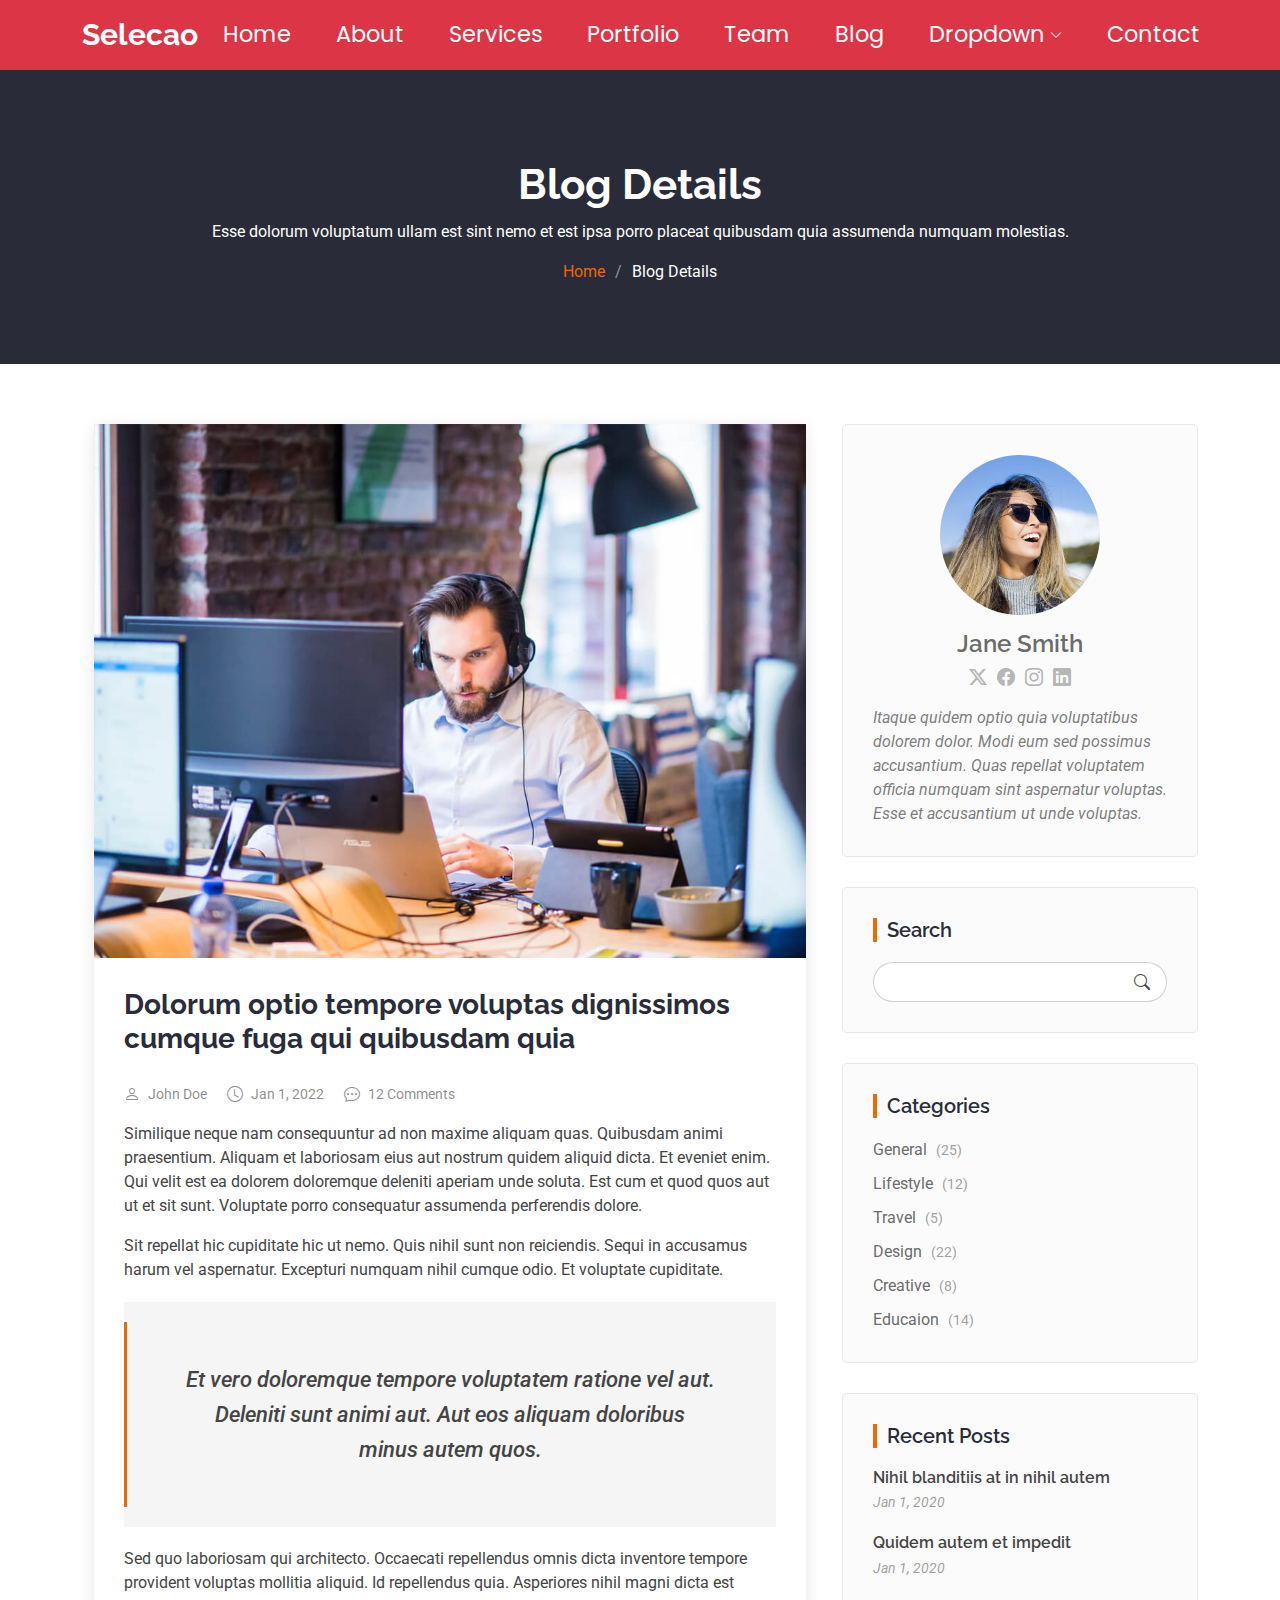
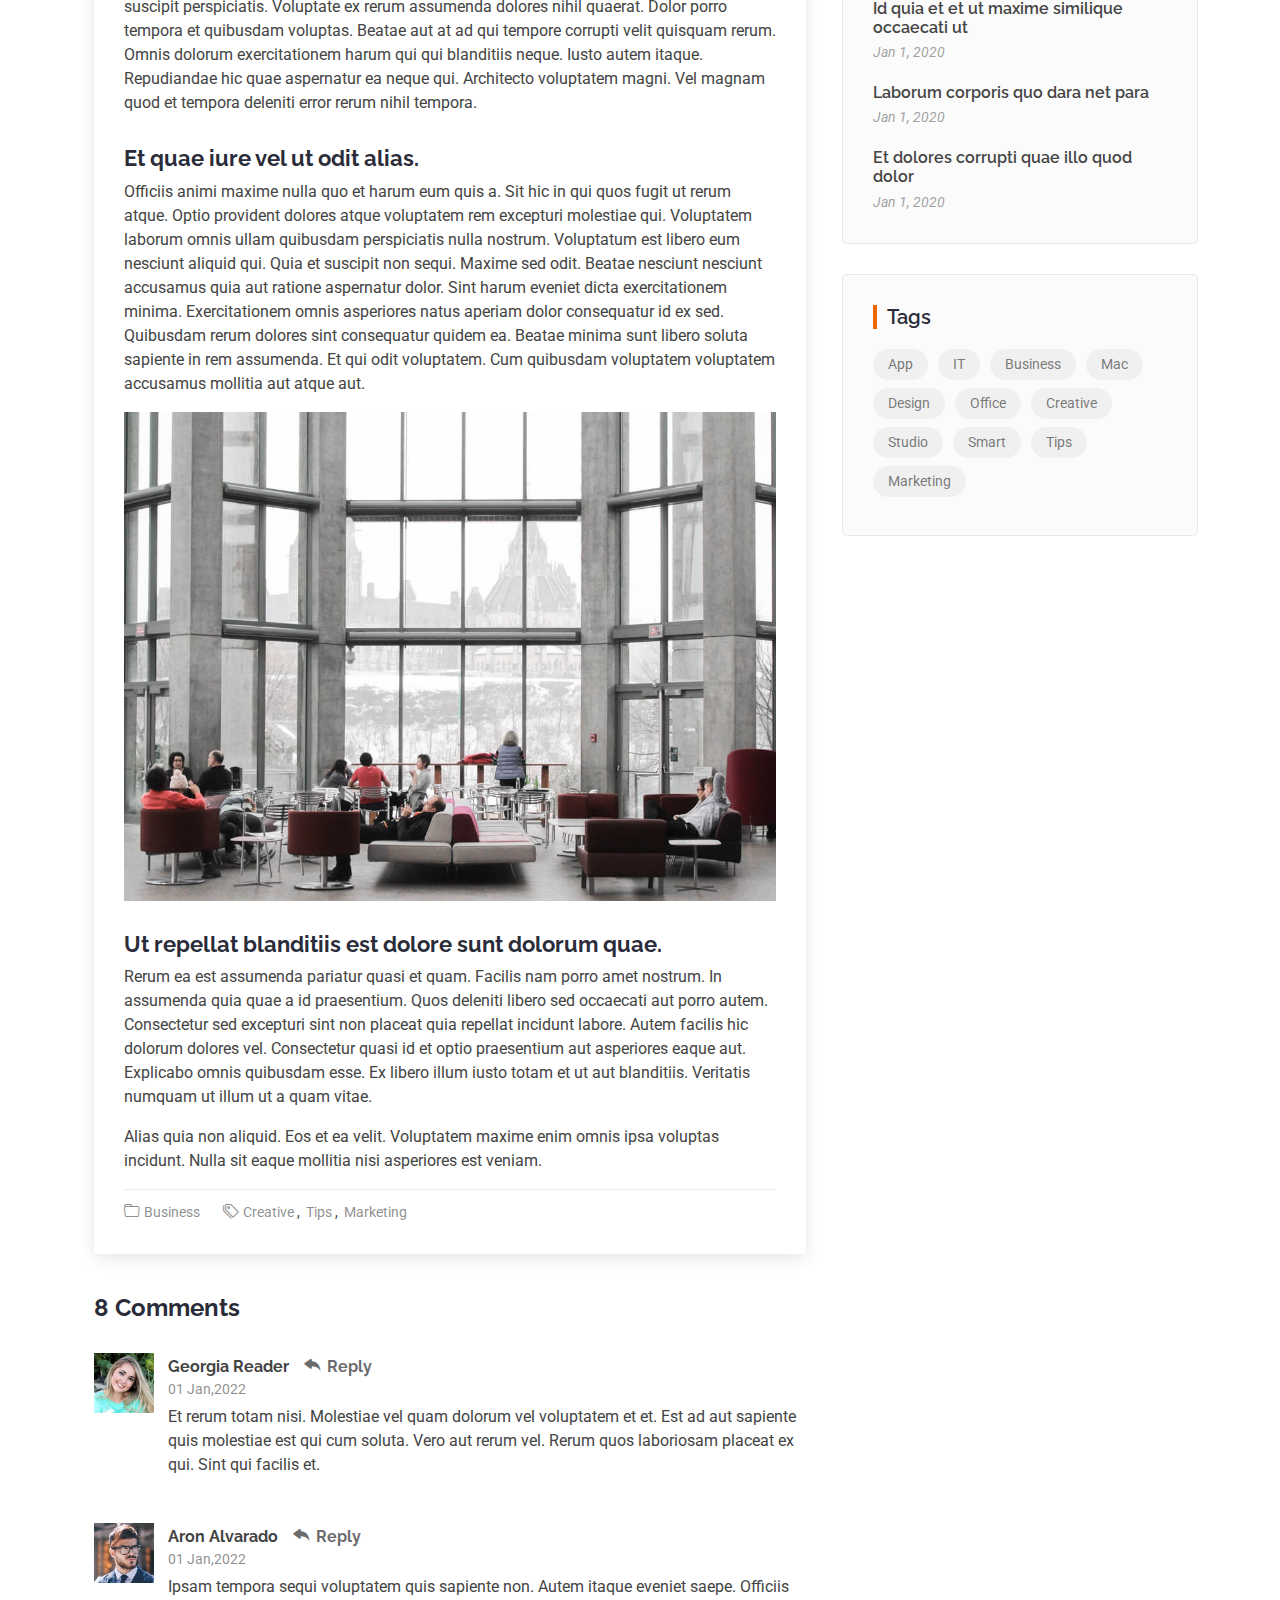
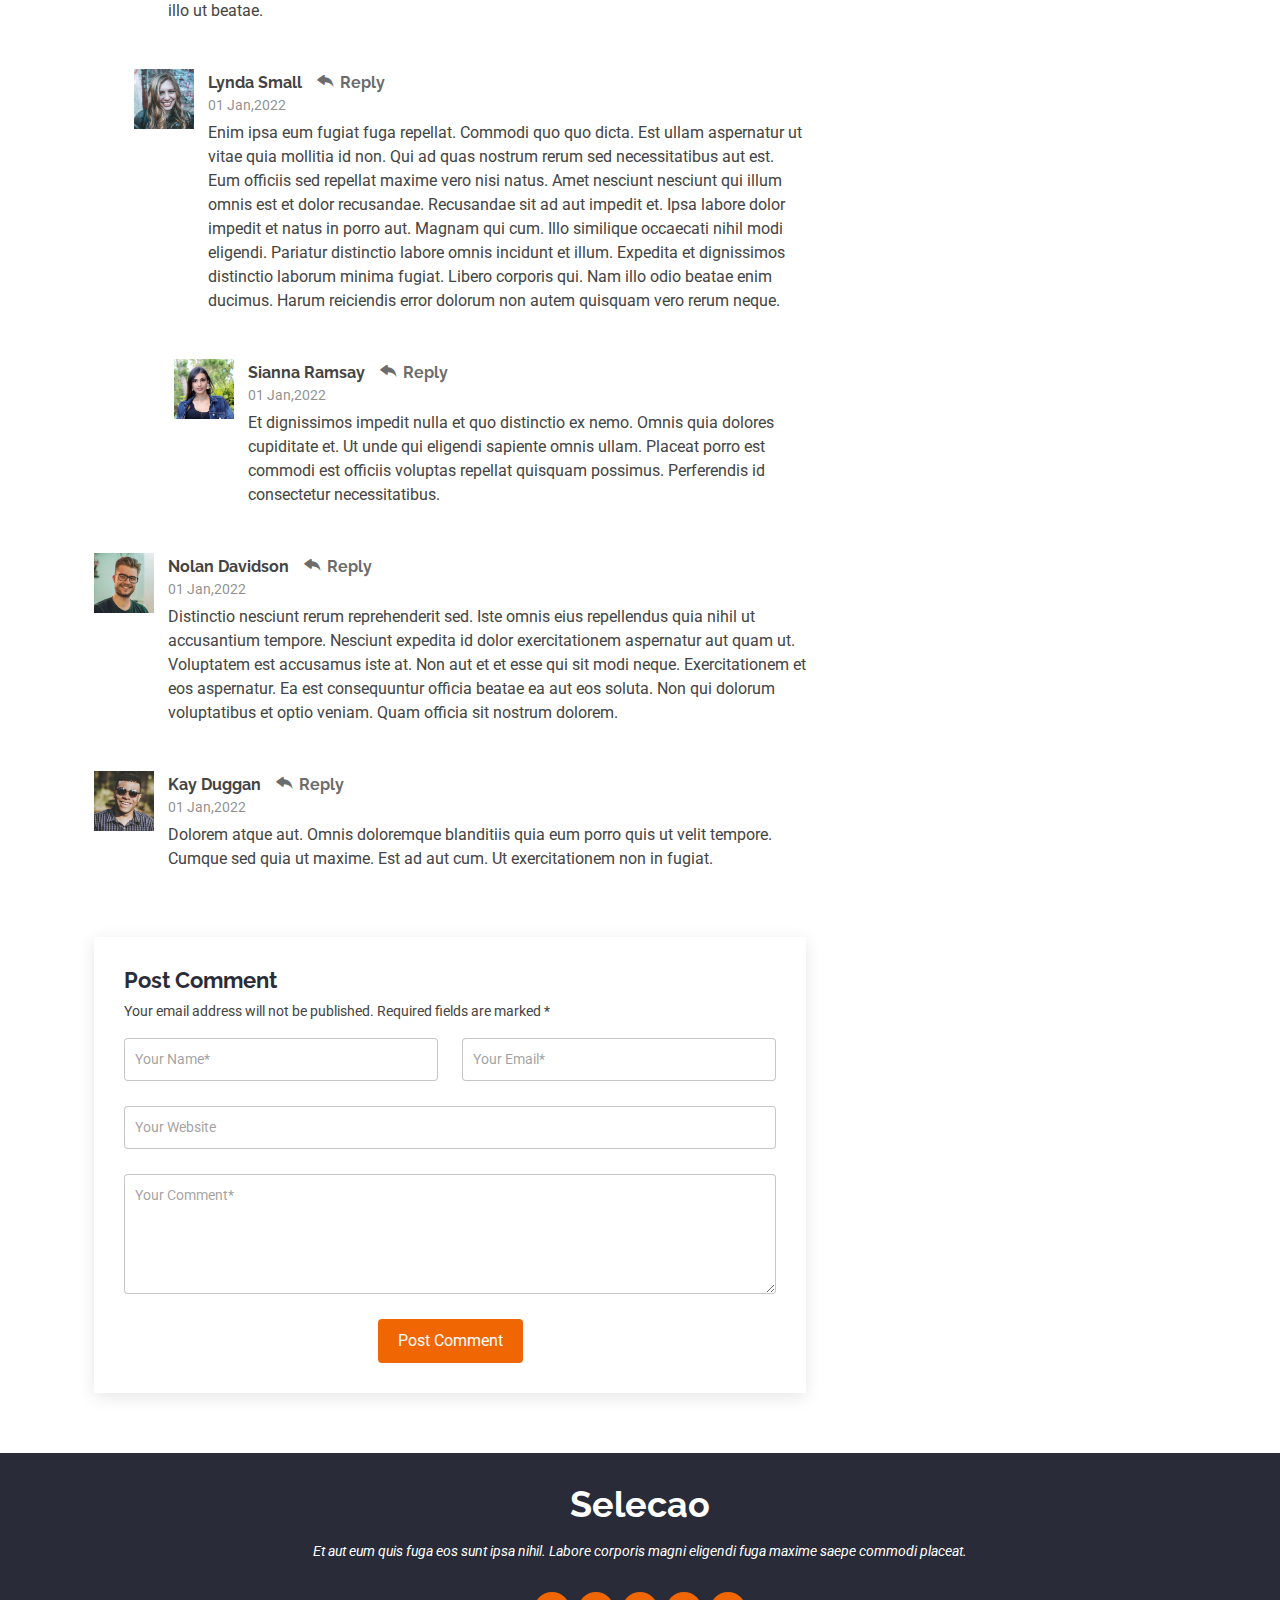
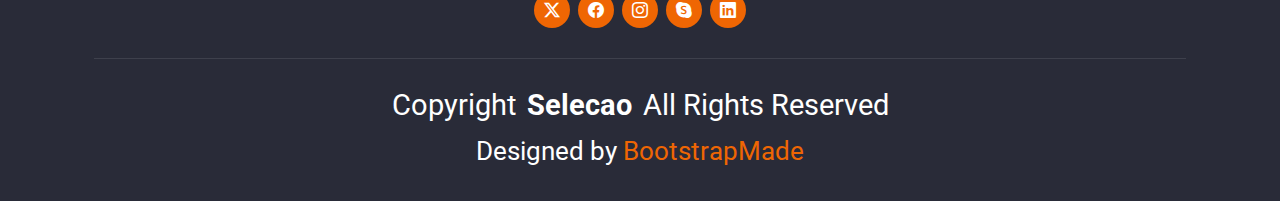
<file: blog-details.html>
<!DOCTYPE html>
<html lang="en">

<head>
  <meta charset="utf-8">
  <meta content="width=device-width, initial-scale=1.0" name="viewport">
  <title>Blog Details - Selecao Bootstrap Template</title>
  <meta name="description" content="">
  <meta name="keywords" content="">

  <!-- Favicons -->
  <link href="assets/img/favicon.png" rel="icon">
  <link href="assets/img/apple-touch-icon.png" rel="apple-touch-icon">

  <!-- Fonts -->
  <link href="https://fonts.googleapis.com" rel="preconnect">
  <link href="https://fonts.gstatic.com" rel="preconnect" crossorigin>
  <link href="https://fonts.googleapis.com/css2?family=Roboto:ital,wght@0,100;0,300;0,400;0,500;0,700;0,900;1,100;1,300;1,400;1,500;1,700;1,900&family=Poppins:ital,wght@0,100;0,200;0,300;0,400;0,500;0,600;0,700;0,800;0,900;1,100;1,200;1,300;1,400;1,500;1,600;1,700;1,800;1,900&family=Raleway:ital,wght@0,100;0,200;0,300;0,400;0,500;0,600;0,700;0,800;0,900;1,100;1,200;1,300;1,400;1,500;1,600;1,700;1,800;1,900&display=swap" rel="stylesheet">

  <!-- Vendor CSS Files -->
  <link href="assets/vendor/bootstrap/css/bootstrap.min.css" rel="stylesheet">
  <link href="assets/vendor/bootstrap-icons/bootstrap-icons.css" rel="stylesheet">
  <link href="assets/vendor/aos/aos.css" rel="stylesheet">
  <link href="assets/vendor/animate.css/animate.min.css" rel="stylesheet">
  <link href="assets/vendor/glightbox/css/glightbox.min.css" rel="stylesheet">
  <link href="assets/vendor/swiper/swiper-bundle.min.css" rel="stylesheet">

  <!-- Main CSS File -->
  <link href="assets/css/main.css" rel="stylesheet">

  <!-- =======================================================
  * Template Name: Selecao
  * Template URL: https://bootstrapmade.com/selecao-bootstrap-template/
  * Updated: Aug 07 2024 with Bootstrap v5.3.3
  * Author: BootstrapMade.com
  * License: https://bootstrapmade.com/license/
  ======================================================== -->
</head>

<body class="blog-details-page">

  <header id="header" class="header d-flex align-items-center fixed-top">
    <div class="container-fluid container-xl position-relative d-flex align-items-center justify-content-between">

      <a href="index.html" class="logo d-flex align-items-center">
        <!-- Uncomment the line below if you also wish to use an image logo -->
        <!-- <img src="assets/img/logo.png" alt=""> -->
        <h1 class="sitename">Selecao</h1>
      </a>

      <nav id="navmenu" class="navmenu">
        <ul>
          <li><a href="#hero">Home</a></li>
          <li><a href="#about">About</a></li>
          <li><a href="#services">Services</a></li>
          <li><a href="#portfolio">Portfolio</a></li>
          <li><a href="#team">Team</a></li>
          <li><a href="blog.html">Blog</a></li>
          <li class="dropdown"><a href="#"><span>Dropdown</span> <i class="bi bi-chevron-down toggle-dropdown"></i></a>
            <ul>
              <li><a href="#">Dropdown 1</a></li>
              <li class="dropdown"><a href="#"><span>Deep Dropdown</span> <i class="bi bi-chevron-down toggle-dropdown"></i></a>
                <ul>
                  <li><a href="#">Deep Dropdown 1</a></li>
                  <li><a href="#">Deep Dropdown 2</a></li>
                  <li><a href="#">Deep Dropdown 3</a></li>
                  <li><a href="#">Deep Dropdown 4</a></li>
                  <li><a href="#">Deep Dropdown 5</a></li>
                </ul>
              </li>
              <li><a href="#">Dropdown 2</a></li>
              <li><a href="#">Dropdown 3</a></li>
              <li><a href="#">Dropdown 4</a></li>
            </ul>
          </li>
          <li><a href="#contact">Contact</a></li>
        </ul>
        <i class="mobile-nav-toggle d-xl-none bi bi-list"></i>
      </nav>

    </div>
  </header>

  <main class="main">

    <!-- Page Title -->
    <div class="page-title dark-background">
      <div class="container position-relative">
        <h1>Blog Details</h1>
        <p>Esse dolorum voluptatum ullam est sint nemo et est ipsa porro placeat quibusdam quia assumenda numquam molestias.</p>
        <nav class="breadcrumbs">
          <ol>
            <li><a href="index.html">Home</a></li>
            <li class="current">Blog Details</li>
          </ol>
        </nav>
      </div>
    </div><!-- End Page Title -->

    <div class="container">
      <div class="row">

        <div class="col-lg-8">

          <!-- Blog Details Section -->
          <section id="blog-details" class="blog-details section">
            <div class="container">

              <article class="article">

                <div class="post-img">
                  <img src="assets/img/blog/blog-1.jpg" alt="" class="img-fluid">
                </div>

                <h2 class="title">Dolorum optio tempore voluptas dignissimos cumque fuga qui quibusdam quia</h2>

                <div class="meta-top">
                  <ul>
                    <li class="d-flex align-items-center"><i class="bi bi-person"></i> <a href="blog-details.html">John Doe</a></li>
                    <li class="d-flex align-items-center"><i class="bi bi-clock"></i> <a href="blog-details.html"><time datetime="2020-01-01">Jan 1, 2022</time></a></li>
                    <li class="d-flex align-items-center"><i class="bi bi-chat-dots"></i> <a href="blog-details.html">12 Comments</a></li>
                  </ul>
                </div><!-- End meta top -->

                <div class="content">
                  <p>
                    Similique neque nam consequuntur ad non maxime aliquam quas. Quibusdam animi praesentium. Aliquam et laboriosam eius aut nostrum quidem aliquid dicta.
                    Et eveniet enim. Qui velit est ea dolorem doloremque deleniti aperiam unde soluta. Est cum et quod quos aut ut et sit sunt. Voluptate porro consequatur assumenda perferendis dolore.
                  </p>

                  <p>
                    Sit repellat hic cupiditate hic ut nemo. Quis nihil sunt non reiciendis. Sequi in accusamus harum vel aspernatur. Excepturi numquam nihil cumque odio. Et voluptate cupiditate.
                  </p>

                  <blockquote>
                    <p>
                      Et vero doloremque tempore voluptatem ratione vel aut. Deleniti sunt animi aut. Aut eos aliquam doloribus minus autem quos.
                    </p>
                  </blockquote>

                  <p>
                    Sed quo laboriosam qui architecto. Occaecati repellendus omnis dicta inventore tempore provident voluptas mollitia aliquid. Id repellendus quia. Asperiores nihil magni dicta est suscipit perspiciatis. Voluptate ex rerum assumenda dolores nihil quaerat.
                    Dolor porro tempora et quibusdam voluptas. Beatae aut at ad qui tempore corrupti velit quisquam rerum. Omnis dolorum exercitationem harum qui qui blanditiis neque.
                    Iusto autem itaque. Repudiandae hic quae aspernatur ea neque qui. Architecto voluptatem magni. Vel magnam quod et tempora deleniti error rerum nihil tempora.
                  </p>

                  <h3>Et quae iure vel ut odit alias.</h3>
                  <p>
                    Officiis animi maxime nulla quo et harum eum quis a. Sit hic in qui quos fugit ut rerum atque. Optio provident dolores atque voluptatem rem excepturi molestiae qui. Voluptatem laborum omnis ullam quibusdam perspiciatis nulla nostrum. Voluptatum est libero eum nesciunt aliquid qui.
                    Quia et suscipit non sequi. Maxime sed odit. Beatae nesciunt nesciunt accusamus quia aut ratione aspernatur dolor. Sint harum eveniet dicta exercitationem minima. Exercitationem omnis asperiores natus aperiam dolor consequatur id ex sed. Quibusdam rerum dolores sint consequatur quidem ea.
                    Beatae minima sunt libero soluta sapiente in rem assumenda. Et qui odit voluptatem. Cum quibusdam voluptatem voluptatem accusamus mollitia aut atque aut.
                  </p>
                  <img src="assets/img/blog/blog-inside-post.jpg" class="img-fluid" alt="">

                  <h3>Ut repellat blanditiis est dolore sunt dolorum quae.</h3>
                  <p>
                    Rerum ea est assumenda pariatur quasi et quam. Facilis nam porro amet nostrum. In assumenda quia quae a id praesentium. Quos deleniti libero sed occaecati aut porro autem. Consectetur sed excepturi sint non placeat quia repellat incidunt labore. Autem facilis hic dolorum dolores vel.
                    Consectetur quasi id et optio praesentium aut asperiores eaque aut. Explicabo omnis quibusdam esse. Ex libero illum iusto totam et ut aut blanditiis. Veritatis numquam ut illum ut a quam vitae.
                  </p>
                  <p>
                    Alias quia non aliquid. Eos et ea velit. Voluptatem maxime enim omnis ipsa voluptas incidunt. Nulla sit eaque mollitia nisi asperiores est veniam.
                  </p>

                </div><!-- End post content -->

                <div class="meta-bottom">
                  <i class="bi bi-folder"></i>
                  <ul class="cats">
                    <li><a href="#">Business</a></li>
                  </ul>

                  <i class="bi bi-tags"></i>
                  <ul class="tags">
                    <li><a href="#">Creative</a></li>
                    <li><a href="#">Tips</a></li>
                    <li><a href="#">Marketing</a></li>
                  </ul>
                </div><!-- End meta bottom -->

              </article>

            </div>
          </section><!-- /Blog Details Section -->

          <!-- Blog Comments Section -->
          <section id="blog-comments" class="blog-comments section">

            <div class="container">

              <h4 class="comments-count">8 Comments</h4>

              <div id="comment-1" class="comment">
                <div class="d-flex">
                  <div class="comment-img"><img src="assets/img/blog/comments-1.jpg" alt=""></div>
                  <div>
                    <h5><a href="">Georgia Reader</a> <a href="#" class="reply"><i class="bi bi-reply-fill"></i> Reply</a></h5>
                    <time datetime="2020-01-01">01 Jan,2022</time>
                    <p>
                      Et rerum totam nisi. Molestiae vel quam dolorum vel voluptatem et et. Est ad aut sapiente quis molestiae est qui cum soluta.
                      Vero aut rerum vel. Rerum quos laboriosam placeat ex qui. Sint qui facilis et.
                    </p>
                  </div>
                </div>
              </div><!-- End comment #1 -->

              <div id="comment-2" class="comment">
                <div class="d-flex">
                  <div class="comment-img"><img src="assets/img/blog/comments-2.jpg" alt=""></div>
                  <div>
                    <h5><a href="">Aron Alvarado</a> <a href="#" class="reply"><i class="bi bi-reply-fill"></i> Reply</a></h5>
                    <time datetime="2020-01-01">01 Jan,2022</time>
                    <p>
                      Ipsam tempora sequi voluptatem quis sapiente non. Autem itaque eveniet saepe. Officiis illo ut beatae.
                    </p>
                  </div>
                </div>

                <div id="comment-reply-1" class="comment comment-reply">
                  <div class="d-flex">
                    <div class="comment-img"><img src="assets/img/blog/comments-3.jpg" alt=""></div>
                    <div>
                      <h5><a href="">Lynda Small</a> <a href="#" class="reply"><i class="bi bi-reply-fill"></i> Reply</a></h5>
                      <time datetime="2020-01-01">01 Jan,2022</time>
                      <p>
                        Enim ipsa eum fugiat fuga repellat. Commodi quo quo dicta. Est ullam aspernatur ut vitae quia mollitia id non. Qui ad quas nostrum rerum sed necessitatibus aut est. Eum officiis sed repellat maxime vero nisi natus. Amet nesciunt nesciunt qui illum omnis est et dolor recusandae.

                        Recusandae sit ad aut impedit et. Ipsa labore dolor impedit et natus in porro aut. Magnam qui cum. Illo similique occaecati nihil modi eligendi. Pariatur distinctio labore omnis incidunt et illum. Expedita et dignissimos distinctio laborum minima fugiat.

                        Libero corporis qui. Nam illo odio beatae enim ducimus. Harum reiciendis error dolorum non autem quisquam vero rerum neque.
                      </p>
                    </div>
                  </div>

                  <div id="comment-reply-2" class="comment comment-reply">
                    <div class="d-flex">
                      <div class="comment-img"><img src="assets/img/blog/comments-4.jpg" alt=""></div>
                      <div>
                        <h5><a href="">Sianna Ramsay</a> <a href="#" class="reply"><i class="bi bi-reply-fill"></i> Reply</a></h5>
                        <time datetime="2020-01-01">01 Jan,2022</time>
                        <p>
                          Et dignissimos impedit nulla et quo distinctio ex nemo. Omnis quia dolores cupiditate et. Ut unde qui eligendi sapiente omnis ullam. Placeat porro est commodi est officiis voluptas repellat quisquam possimus. Perferendis id consectetur necessitatibus.
                        </p>
                      </div>
                    </div>

                  </div><!-- End comment reply #2-->

                </div><!-- End comment reply #1-->

              </div><!-- End comment #2-->

              <div id="comment-3" class="comment">
                <div class="d-flex">
                  <div class="comment-img"><img src="assets/img/blog/comments-5.jpg" alt=""></div>
                  <div>
                    <h5><a href="">Nolan Davidson</a> <a href="#" class="reply"><i class="bi bi-reply-fill"></i> Reply</a></h5>
                    <time datetime="2020-01-01">01 Jan,2022</time>
                    <p>
                      Distinctio nesciunt rerum reprehenderit sed. Iste omnis eius repellendus quia nihil ut accusantium tempore. Nesciunt expedita id dolor exercitationem aspernatur aut quam ut. Voluptatem est accusamus iste at.
                      Non aut et et esse qui sit modi neque. Exercitationem et eos aspernatur. Ea est consequuntur officia beatae ea aut eos soluta. Non qui dolorum voluptatibus et optio veniam. Quam officia sit nostrum dolorem.
                    </p>
                  </div>
                </div>

              </div><!-- End comment #3 -->

              <div id="comment-4" class="comment">
                <div class="d-flex">
                  <div class="comment-img"><img src="assets/img/blog/comments-6.jpg" alt=""></div>
                  <div>
                    <h5><a href="">Kay Duggan</a> <a href="#" class="reply"><i class="bi bi-reply-fill"></i> Reply</a></h5>
                    <time datetime="2020-01-01">01 Jan,2022</time>
                    <p>
                      Dolorem atque aut. Omnis doloremque blanditiis quia eum porro quis ut velit tempore. Cumque sed quia ut maxime. Est ad aut cum. Ut exercitationem non in fugiat.
                    </p>
                  </div>
                </div>

              </div><!-- End comment #4 -->

            </div>

          </section><!-- /Blog Comments Section -->

          <!-- Comment Form Section -->
          <section id="comment-form" class="comment-form section">
            <div class="container">

              <form action="">

                <h4>Post Comment</h4>
                <p>Your email address will not be published. Required fields are marked * </p>
                <div class="row">
                  <div class="col-md-6 form-group">
                    <input name="name" type="text" class="form-control" placeholder="Your Name*">
                  </div>
                  <div class="col-md-6 form-group">
                    <input name="email" type="text" class="form-control" placeholder="Your Email*">
                  </div>
                </div>
                <div class="row">
                  <div class="col form-group">
                    <input name="website" type="text" class="form-control" placeholder="Your Website">
                  </div>
                </div>
                <div class="row">
                  <div class="col form-group">
                    <textarea name="comment" class="form-control" placeholder="Your Comment*"></textarea>
                  </div>
                </div>

                <div class="text-center">
                  <button type="submit" class="btn btn-primary">Post Comment</button>
                </div>

              </form>

            </div>
          </section><!-- /Comment Form Section -->

        </div>

        <div class="col-lg-4 sidebar">

          <div class="widgets-container">

            <!-- Blog Author Widget -->
            <div class="blog-author-widget widget-item">

              <div class="d-flex flex-column align-items-center">
                <img src="assets/img/blog/blog-author.jpg" class="rounded-circle flex-shrink-0" alt="">
                <h4>Jane Smith</h4>
                <div class="social-links">
                  <a href="https://x.com/#"><i class="bi bi-twitter-x"></i></a>
                  <a href="https://facebook.com/#"><i class="bi bi-facebook"></i></a>
                  <a href="https://instagram.com/#"><i class="biu bi-instagram"></i></a>
                  <a href="https://instagram.com/#"><i class="biu bi-linkedin"></i></a>
                </div>

                <p>
                  Itaque quidem optio quia voluptatibus dolorem dolor. Modi eum sed possimus accusantium. Quas repellat voluptatem officia numquam sint aspernatur voluptas. Esse et accusantium ut unde voluptas.
                </p>

              </div>
            </div><!--/Blog Author Widget -->

            <!-- Search Widget -->
            <div class="search-widget widget-item">

              <h3 class="widget-title">Search</h3>
              <form action="">
                <input type="text">
                <button type="submit" title="Search"><i class="bi bi-search"></i></button>
              </form>

            </div><!--/Search Widget -->

            <!-- Categories Widget -->
            <div class="categories-widget widget-item">

              <h3 class="widget-title">Categories</h3>
              <ul class="mt-3">
                <li><a href="#">General <span>(25)</span></a></li>
                <li><a href="#">Lifestyle <span>(12)</span></a></li>
                <li><a href="#">Travel <span>(5)</span></a></li>
                <li><a href="#">Design <span>(22)</span></a></li>
                <li><a href="#">Creative <span>(8)</span></a></li>
                <li><a href="#">Educaion <span>(14)</span></a></li>
              </ul>

            </div><!--/Categories Widget -->

            <!-- Recent Posts Widget -->
            <div class="recent-posts-widget widget-item">

              <h3 class="widget-title">Recent Posts</h3>

              <div class="post-item">
                <h4><a href="blog-details.html">Nihil blanditiis at in nihil autem</a></h4>
                <time datetime="2020-01-01">Jan 1, 2020</time>
              </div><!-- End recent post item-->

              <div class="post-item">
                <h4><a href="blog-details.html">Quidem autem et impedit</a></h4>
                <time datetime="2020-01-01">Jan 1, 2020</time>
              </div><!-- End recent post item-->

              <div class="post-item">
                <h4><a href="blog-details.html">Id quia et et ut maxime similique occaecati ut</a></h4>
                <time datetime="2020-01-01">Jan 1, 2020</time>
              </div><!-- End recent post item-->

              <div class="post-item">
                <h4><a href="blog-details.html">Laborum corporis quo dara net para</a></h4>
                <time datetime="2020-01-01">Jan 1, 2020</time>
              </div><!-- End recent post item-->

              <div class="post-item">
                <h4><a href="blog-details.html">Et dolores corrupti quae illo quod dolor</a></h4>
                <time datetime="2020-01-01">Jan 1, 2020</time>
              </div><!-- End recent post item-->

            </div><!--/Recent Posts Widget -->

            <!-- Tags Widget -->
            <div class="tags-widget widget-item">

              <h3 class="widget-title">Tags</h3>
              <ul>
                <li><a href="#">App</a></li>
                <li><a href="#">IT</a></li>
                <li><a href="#">Business</a></li>
                <li><a href="#">Mac</a></li>
                <li><a href="#">Design</a></li>
                <li><a href="#">Office</a></li>
                <li><a href="#">Creative</a></li>
                <li><a href="#">Studio</a></li>
                <li><a href="#">Smart</a></li>
                <li><a href="#">Tips</a></li>
                <li><a href="#">Marketing</a></li>
              </ul>

            </div><!--/Tags Widget -->

          </div>

        </div>

      </div>
    </div>

  </main>

  <footer id="footer" class="footer dark-background">
    <div class="container">
      <h3 class="sitename">Selecao</h3>
      <p>Et aut eum quis fuga eos sunt ipsa nihil. Labore corporis magni eligendi fuga maxime saepe commodi placeat.</p>
      <div class="social-links d-flex justify-content-center">
        <a href=""><i class="bi bi-twitter-x"></i></a>
        <a href=""><i class="bi bi-facebook"></i></a>
        <a href=""><i class="bi bi-instagram"></i></a>
        <a href=""><i class="bi bi-skype"></i></a>
        <a href=""><i class="bi bi-linkedin"></i></a>
      </div>
      <div class="container">
        <div class="copyright">
          <span>Copyright</span> <strong class="px-1 sitename">Selecao</strong> <span>All Rights Reserved</span>
        </div>
        <div class="credits">
          <!-- All the links in the footer should remain intact. -->
          <!-- You can delete the links only if you've purchased the pro version. -->
          <!-- Licensing information: https://bootstrapmade.com/license/ -->
          <!-- Purchase the pro version with working PHP/AJAX contact form: [buy-url] -->
          Designed by <a href="https://bootstrapmade.com/">BootstrapMade</a>
        </div>
      </div>
    </div>
  </footer>

  <!-- Scroll Top -->
  <a href="#" id="scroll-top" class="scroll-top d-flex align-items-center justify-content-center"><i class="bi bi-arrow-up-short"></i></a>

  <!-- Preloader -->
  <div id="preloader"></div>

  <!-- Vendor JS Files -->
  <script src="assets/vendor/bootstrap/js/bootstrap.bundle.min.js"></script>
  <script src="assets/vendor/php-email-form/validate.js"></script>
  <script src="assets/vendor/aos/aos.js"></script>
  <script src="assets/vendor/glightbox/js/glightbox.min.js"></script>
  <script src="assets/vendor/imagesloaded/imagesloaded.pkgd.min.js"></script>
  <script src="assets/vendor/isotope-layout/isotope.pkgd.min.js"></script>
  <script src="assets/vendor/swiper/swiper-bundle.min.js"></script>

  <!-- Main JS File -->
  <script src="assets/js/main.js"></script>

</body>

</html>
</file>
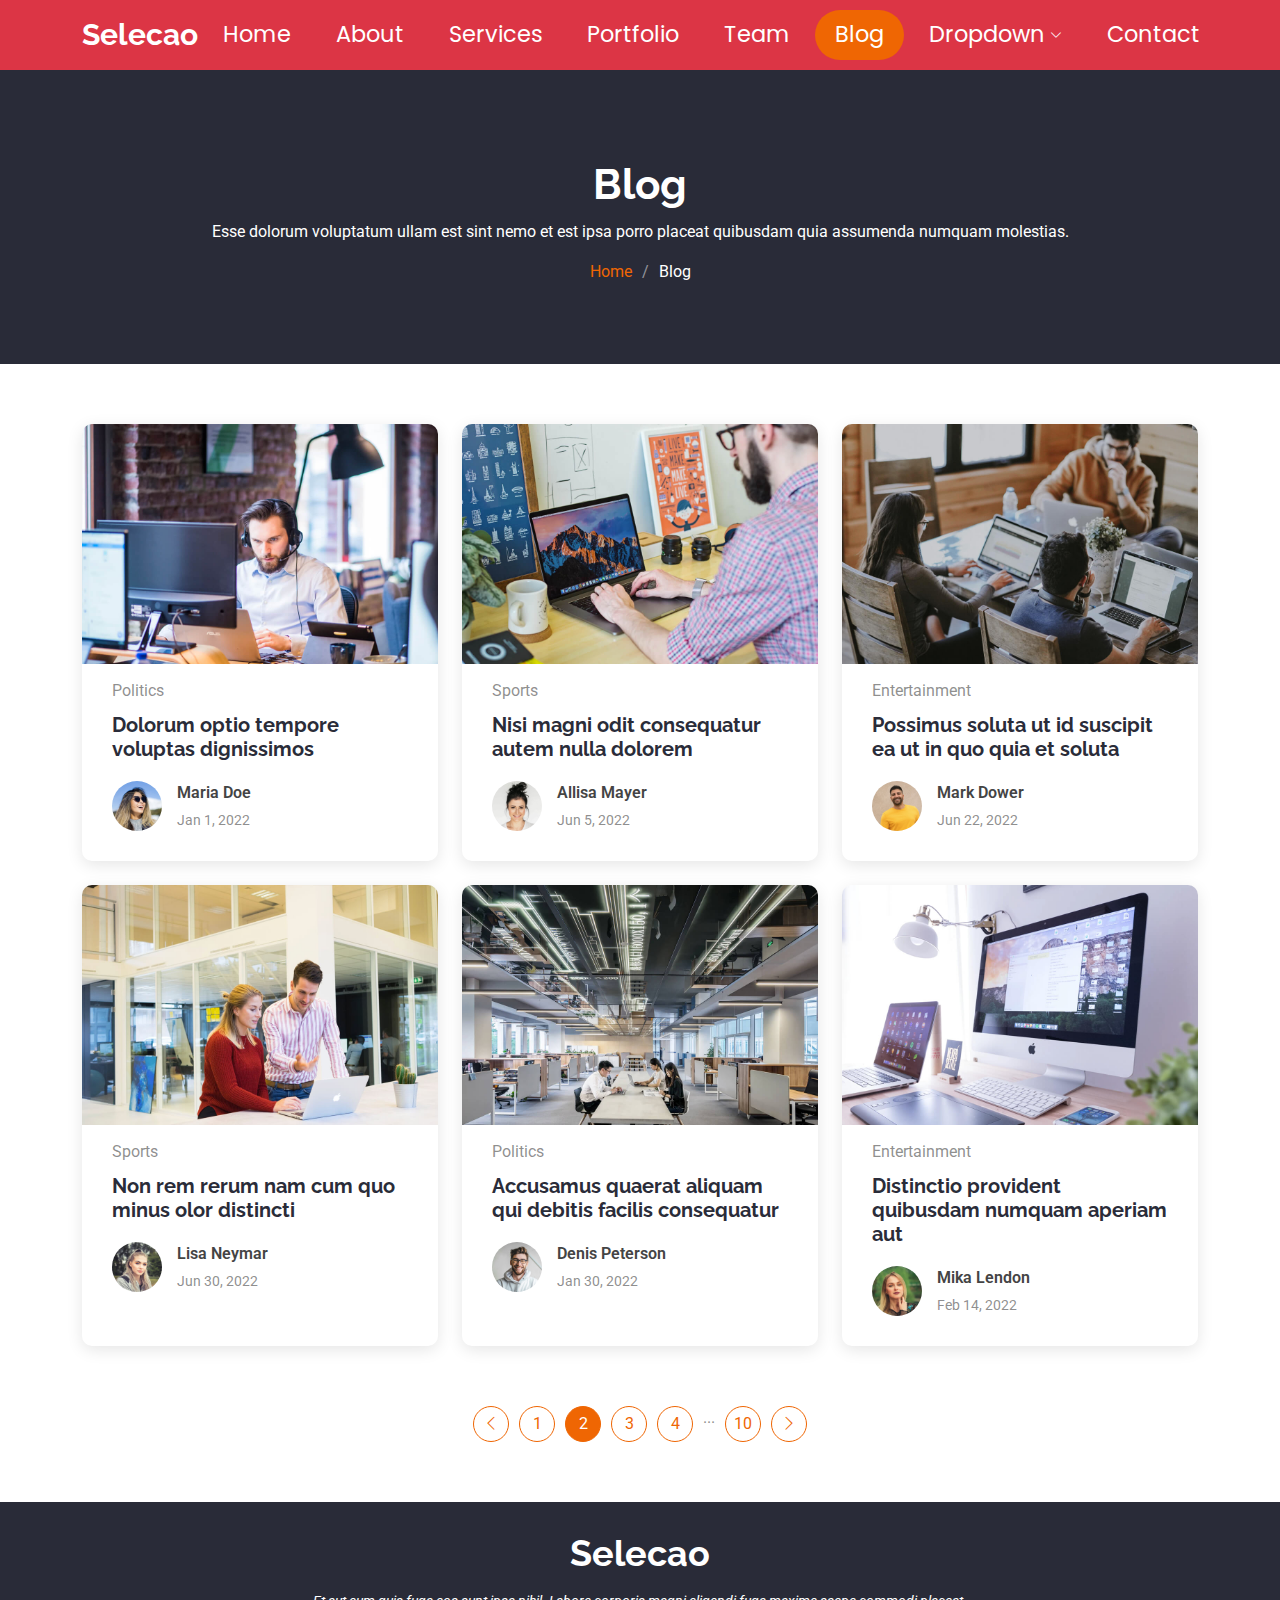
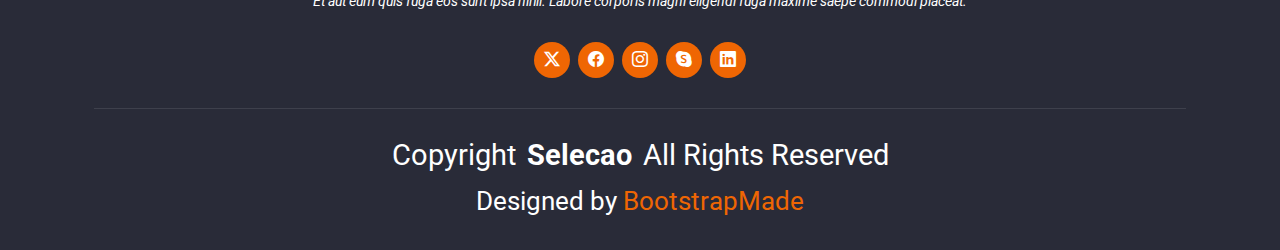
<file: blog.html>
<!DOCTYPE html>
<html lang="en">

<head>
  <meta charset="utf-8">
  <meta content="width=device-width, initial-scale=1.0" name="viewport">
  <title>Blog - Selecao Bootstrap Template</title>
  <meta name="description" content="">
  <meta name="keywords" content="">

  <!-- Favicons -->
  <link href="assets/img/favicon.png" rel="icon">
  <link href="assets/img/apple-touch-icon.png" rel="apple-touch-icon">

  <!-- Fonts -->
  <link href="https://fonts.googleapis.com" rel="preconnect">
  <link href="https://fonts.gstatic.com" rel="preconnect" crossorigin>
  <link href="https://fonts.googleapis.com/css2?family=Roboto:ital,wght@0,100;0,300;0,400;0,500;0,700;0,900;1,100;1,300;1,400;1,500;1,700;1,900&family=Poppins:ital,wght@0,100;0,200;0,300;0,400;0,500;0,600;0,700;0,800;0,900;1,100;1,200;1,300;1,400;1,500;1,600;1,700;1,800;1,900&family=Raleway:ital,wght@0,100;0,200;0,300;0,400;0,500;0,600;0,700;0,800;0,900;1,100;1,200;1,300;1,400;1,500;1,600;1,700;1,800;1,900&display=swap" rel="stylesheet">

  <!-- Vendor CSS Files -->
  <link href="assets/vendor/bootstrap/css/bootstrap.min.css" rel="stylesheet">
  <link href="assets/vendor/bootstrap-icons/bootstrap-icons.css" rel="stylesheet">
  <link href="assets/vendor/aos/aos.css" rel="stylesheet">
  <link href="assets/vendor/animate.css/animate.min.css" rel="stylesheet">
  <link href="assets/vendor/glightbox/css/glightbox.min.css" rel="stylesheet">
  <link href="assets/vendor/swiper/swiper-bundle.min.css" rel="stylesheet">

  <!-- Main CSS File -->
  <link href="assets/css/main.css" rel="stylesheet">

  <!-- =======================================================
  * Template Name: Selecao
  * Template URL: https://bootstrapmade.com/selecao-bootstrap-template/
  * Updated: Aug 07 2024 with Bootstrap v5.3.3
  * Author: BootstrapMade.com
  * License: https://bootstrapmade.com/license/
  ======================================================== -->
</head>

<body class="blog-page">

  <header id="header" class="header d-flex align-items-center fixed-top">
    <div class="container-fluid container-xl position-relative d-flex align-items-center justify-content-between">

      <a href="index.html" class="logo d-flex align-items-center">
        <!-- Uncomment the line below if you also wish to use an image logo -->
        <!-- <img src="assets/img/logo.png" alt=""> -->
        <h1 class="sitename">Selecao</h1>
      </a>

      <nav id="navmenu" class="navmenu">
        <ul>
          <li><a href="#hero">Home</a></li>
          <li><a href="#about">About</a></li>
          <li><a href="#services">Services</a></li>
          <li><a href="#portfolio">Portfolio</a></li>
          <li><a href="#team">Team</a></li>
          <li><a href="blog.html" class="active">Blog</a></li>
          <li class="dropdown"><a href="#"><span>Dropdown</span> <i class="bi bi-chevron-down toggle-dropdown"></i></a>
            <ul>
              <li><a href="#">Dropdown 1</a></li>
              <li class="dropdown"><a href="#"><span>Deep Dropdown</span> <i class="bi bi-chevron-down toggle-dropdown"></i></a>
                <ul>
                  <li><a href="#">Deep Dropdown 1</a></li>
                  <li><a href="#">Deep Dropdown 2</a></li>
                  <li><a href="#">Deep Dropdown 3</a></li>
                  <li><a href="#">Deep Dropdown 4</a></li>
                  <li><a href="#">Deep Dropdown 5</a></li>
                </ul>
              </li>
              <li><a href="#">Dropdown 2</a></li>
              <li><a href="#">Dropdown 3</a></li>
              <li><a href="#">Dropdown 4</a></li>
            </ul>
          </li>
          <li><a href="#contact">Contact</a></li>
        </ul>
        <i class="mobile-nav-toggle d-xl-none bi bi-list"></i>
      </nav>

    </div>
  </header>

  <main class="main">

    <!-- Page Title -->
    <div class="page-title dark-background">
      <div class="container position-relative">
        <h1>Blog</h1>
        <p>Esse dolorum voluptatum ullam est sint nemo et est ipsa porro placeat quibusdam quia assumenda numquam molestias.</p>
        <nav class="breadcrumbs">
          <ol>
            <li><a href="index.html">Home</a></li>
            <li class="current">Blog</li>
          </ol>
        </nav>
      </div>
    </div><!-- End Page Title -->

    <!-- Blog Posts Section -->
    <section id="blog-posts" class="blog-posts section">

      <div class="container">
        <div class="row gy-4">

          <div class="col-lg-4">
            <article>

              <div class="post-img">
                <img src="assets/img/blog/blog-1.jpg" alt="" class="img-fluid">
              </div>

              <p class="post-category">Politics</p>

              <h2 class="title">
                <a href="blog-details.html">Dolorum optio tempore voluptas dignissimos</a>
              </h2>

              <div class="d-flex align-items-center">
                <img src="assets/img/blog/blog-author.jpg" alt="" class="img-fluid post-author-img flex-shrink-0">
                <div class="post-meta">
                  <p class="post-author">Maria Doe</p>
                  <p class="post-date">
                    <time datetime="2022-01-01">Jan 1, 2022</time>
                  </p>
                </div>
              </div>

            </article>
          </div><!-- End post list item -->

          <div class="col-lg-4">
            <article>

              <div class="post-img">
                <img src="assets/img/blog/blog-2.jpg" alt="" class="img-fluid">
              </div>

              <p class="post-category">Sports</p>

              <h2 class="title">
                <a href="blog-details.html">Nisi magni odit consequatur autem nulla dolorem</a>
              </h2>

              <div class="d-flex align-items-center">
                <img src="assets/img/blog/blog-author-2.jpg" alt="" class="img-fluid post-author-img flex-shrink-0">
                <div class="post-meta">
                  <p class="post-author">Allisa Mayer</p>
                  <p class="post-date">
                    <time datetime="2022-01-01">Jun 5, 2022</time>
                  </p>
                </div>
              </div>

            </article>
          </div><!-- End post list item -->

          <div class="col-lg-4">
            <article>

              <div class="post-img">
                <img src="assets/img/blog/blog-3.jpg" alt="" class="img-fluid">
              </div>

              <p class="post-category">Entertainment</p>

              <h2 class="title">
                <a href="blog-details.html">Possimus soluta ut id suscipit ea ut in quo quia et soluta</a>
              </h2>

              <div class="d-flex align-items-center">
                <img src="assets/img/blog/blog-author-3.jpg" alt="" class="img-fluid post-author-img flex-shrink-0">
                <div class="post-meta">
                  <p class="post-author">Mark Dower</p>
                  <p class="post-date">
                    <time datetime="2022-01-01">Jun 22, 2022</time>
                  </p>
                </div>
              </div>

            </article>
          </div><!-- End post list item -->

          <div class="col-lg-4">
            <article>

              <div class="post-img">
                <img src="assets/img/blog/blog-4.jpg" alt="" class="img-fluid">
              </div>

              <p class="post-category">Sports</p>

              <h2 class="title">
                <a href="blog-details.html">Non rem rerum nam cum quo minus olor distincti</a>
              </h2>

              <div class="d-flex align-items-center">
                <img src="assets/img/blog/blog-author-4.jpg" alt="" class="img-fluid post-author-img flex-shrink-0">
                <div class="post-meta">
                  <p class="post-author">Lisa Neymar</p>
                  <p class="post-date">
                    <time datetime="2022-01-01">Jun 30, 2022</time>
                  </p>
                </div>
              </div>

            </article>
          </div><!-- End post list item -->

          <div class="col-lg-4">
            <article>

              <div class="post-img">
                <img src="assets/img/blog/blog-5.jpg" alt="" class="img-fluid">
              </div>

              <p class="post-category">Politics</p>

              <h2 class="title">
                <a href="blog-details.html">Accusamus quaerat aliquam qui debitis facilis consequatur</a>
              </h2>

              <div class="d-flex align-items-center">
                <img src="assets/img/blog/blog-author-5.jpg" alt="" class="img-fluid post-author-img flex-shrink-0">
                <div class="post-meta">
                  <p class="post-author">Denis Peterson</p>
                  <p class="post-date">
                    <time datetime="2022-01-01">Jan 30, 2022</time>
                  </p>
                </div>
              </div>

            </article>
          </div><!-- End post list item -->

          <div class="col-lg-4">
            <article>

              <div class="post-img">
                <img src="assets/img/blog/blog-6.jpg" alt="" class="img-fluid">
              </div>

              <p class="post-category">Entertainment</p>

              <h2 class="title">
                <a href="blog-details.html">Distinctio provident quibusdam numquam aperiam aut</a>
              </h2>

              <div class="d-flex align-items-center">
                <img src="assets/img/blog/blog-author-6.jpg" alt="" class="img-fluid post-author-img flex-shrink-0">
                <div class="post-meta">
                  <p class="post-author">Mika Lendon</p>
                  <p class="post-date">
                    <time datetime="2022-01-01">Feb 14, 2022</time>
                  </p>
                </div>
              </div>

            </article>
          </div><!-- End post list item -->

        </div>
      </div>

    </section><!-- /Blog Posts Section -->

    <!-- Blog Pagination Section -->
    <section id="blog-pagination" class="blog-pagination section">

      <div class="container">
        <div class="d-flex justify-content-center">
          <ul>
            <li><a href="#"><i class="bi bi-chevron-left"></i></a></li>
            <li><a href="#">1</a></li>
            <li><a href="#" class="active">2</a></li>
            <li><a href="#">3</a></li>
            <li><a href="#">4</a></li>
            <li>...</li>
            <li><a href="#">10</a></li>
            <li><a href="#"><i class="bi bi-chevron-right"></i></a></li>
          </ul>
        </div>
      </div>

    </section><!-- /Blog Pagination Section -->

  </main>

  <footer id="footer" class="footer dark-background">
    <div class="container">
      <h3 class="sitename">Selecao</h3>
      <p>Et aut eum quis fuga eos sunt ipsa nihil. Labore corporis magni eligendi fuga maxime saepe commodi placeat.</p>
      <div class="social-links d-flex justify-content-center">
        <a href=""><i class="bi bi-twitter-x"></i></a>
        <a href=""><i class="bi bi-facebook"></i></a>
        <a href=""><i class="bi bi-instagram"></i></a>
        <a href=""><i class="bi bi-skype"></i></a>
        <a href=""><i class="bi bi-linkedin"></i></a>
      </div>
      <div class="container">
        <div class="copyright">
          <span>Copyright</span> <strong class="px-1 sitename">Selecao</strong> <span>All Rights Reserved</span>
        </div>
        <div class="credits">
          <!-- All the links in the footer should remain intact. -->
          <!-- You can delete the links only if you've purchased the pro version. -->
          <!-- Licensing information: https://bootstrapmade.com/license/ -->
          <!-- Purchase the pro version with working PHP/AJAX contact form: [buy-url] -->
          Designed by <a href="https://bootstrapmade.com/">BootstrapMade</a>
        </div>
      </div>
    </div>
  </footer>

  <!-- Scroll Top -->
  <a href="#" id="scroll-top" class="scroll-top d-flex align-items-center justify-content-center"><i class="bi bi-arrow-up-short"></i></a>

  <!-- Preloader -->
  <div id="preloader"></div>

  <!-- Vendor JS Files -->
  <script src="assets/vendor/bootstrap/js/bootstrap.bundle.min.js"></script>
  <script src="assets/vendor/php-email-form/validate.js"></script>
  <script src="assets/vendor/aos/aos.js"></script>
  <script src="assets/vendor/glightbox/js/glightbox.min.js"></script>
  <script src="assets/vendor/imagesloaded/imagesloaded.pkgd.min.js"></script>
  <script src="assets/vendor/isotope-layout/isotope.pkgd.min.js"></script>
  <script src="assets/vendor/swiper/swiper-bundle.min.js"></script>

  <!-- Main JS File -->
  <script src="assets/js/main.js"></script>

</body>

</html>
</file>
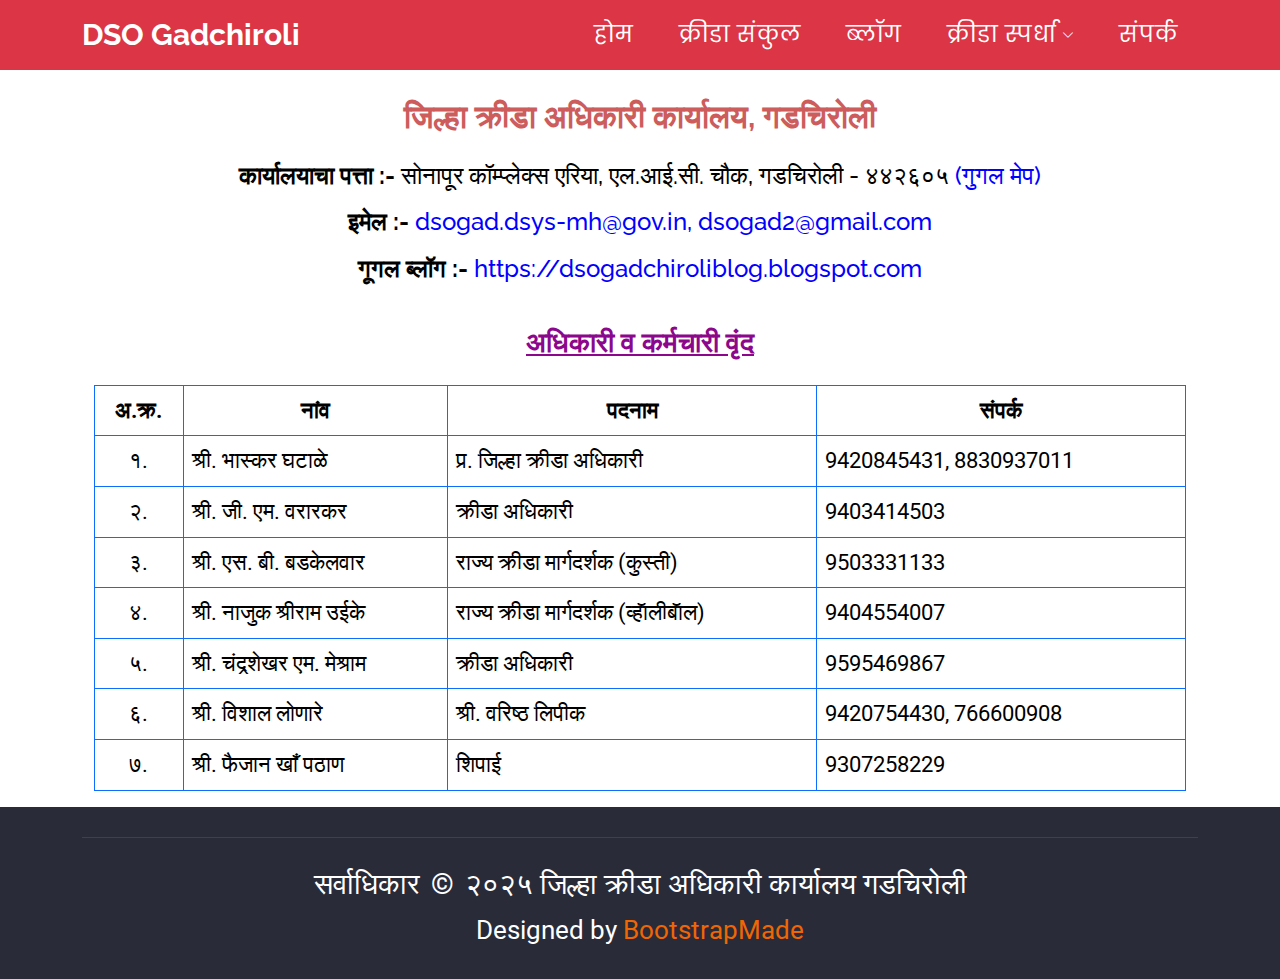
<file: contact.html>
<!DOCTYPE html>
<html lang="en">

<head>
  <meta charset="utf-8">
  <meta content="width=device-width, initial-scale=1.0" name="viewport">
  <title>Index - District Sports Office, Gadchiroli</title>
  <meta name="description" content="">
  <meta name="keywords" content="">

  <!-- Favicons -->
  <link href="assets/img/favicon-32x32.png" rel="icon">
  <link href="assets/img/apple-touch-icon.png" rel="apple-touch-icon">

  <!-- Fonts -->
  <link href="https://fonts.googleapis.com" rel="preconnect">
  <link href="https://fonts.gstatic.com" rel="preconnect" crossorigin>
  <link href="https://fonts.googleapis.com/css2?family=Roboto:ital,wght@0,100;0,300;0,400;0,500;0,700;0,900;1,100;1,300;1,400;1,500;1,700;1,900&family=Poppins:ital,wght@0,100;0,200;0,300;0,400;0,500;0,600;0,700;0,800;0,900;1,100;1,200;1,300;1,400;1,500;1,600;1,700;1,800;1,900&family=Raleway:ital,wght@0,100;0,200;0,300;0,400;0,500;0,600;0,700;0,800;0,900;1,100;1,200;1,300;1,400;1,500;1,600;1,700;1,800;1,900&display=swap" rel="stylesheet">

  <!-- Vendor CSS Files -->
  <link href="assets/vendor/bootstrap/css/bootstrap.min.css" rel="stylesheet">
  <link href="assets/vendor/bootstrap-icons/bootstrap-icons.css" rel="stylesheet">
  <link href="assets/vendor/aos/aos.css" rel="stylesheet">
  <link href="assets/vendor/animate.css/animate.min.css" rel="stylesheet">
  <link href="assets/vendor/glightbox/css/glightbox.min.css" rel="stylesheet">
  <link href="assets/vendor/swiper/swiper-bundle.min.css" rel="stylesheet">

  <!-- Main CSS File -->
  <link href="assets/css/main.css" rel="stylesheet">

  <!-- =======================================================
  * Template Name: Selecao
  * Template URL: https://bootstrapmade.com/selecao-bootstrap-template/
  * Updated: Aug 07 2024 with Bootstrap v5.3.3
  * Author: BootstrapMade.com
  * License: https://bootstrapmade.com/license/
  ======================================================== -->
</head>

<body class="index-page">

  <header id="header" class="header d-flex align-items-center fixed-top">
    <div class="container-fluid container-xl position-relative d-flex align-items-center justify-content-between">

      <a href="index.html" class="logo d-flex align-items-center">
        <!-- Uncomment the line below if you also wish to use an image logo -->
        <!-- <img src="assets/img/logo.png" alt=""> -->
        <h1 class="sitename">DSO Gadchiroli</h1>
        <!-- <img src="assets/img/android-chrome-192x192.png" alt="" width="60rem" height="110rem"> -->
      </a>

      <nav id="navmenu" class="navmenu">
        <ul>
          <li><a href="index.html">होम</a></li>
          <li><a href="krida_sankul.html">क्रीडा संकुल</a></li>
          <!-- <li><a href="#about">आमच्या विषयी</a></li> -->
          <!-- <li><a href="#services">योजना</a></li> -->
          <!-- <li><a href="#portfolio">Portfolio</a></li> -->
          <!-- <li><a href="#team">Team</a></li> -->
          <li><a href="https://dsogadchiroliblog.blogspot.com/" target="_blank">ब्लॉग</a></li>

          <li class="dropdown"><a href="#"><span>क्रीडा स्पर्धा</span> <i class="bi bi-chevron-down toggle-dropdown"></i></a>
            <ul>
              <li>
                <a href="district-sports.html">
                <!-- <a href="assets/doc/Sport_Book-2024.pdf" target="_blank"> -->
                जिल्हा स्तर             
                </a>
              </li>
              <!-- <li class="dropdown">
                <a href="taluka.html">
                  <span>तालुका स्तर</span> 
                  <i class="bi bi-chevron-down toggle-dropdown"></i>
                </a>
                
                <ul>
                  <li><a href="#">१. गडचिरोली</a></li>
                  <li><a href="#">२. धानोरा</a></li>                                   
                </ul>
              
              </li>

              <li><a href="#">Dropdown 2</a></li>
              <li><a href="#">Dropdown 3</a></li>
              <li><a href="#">Dropdown 4</a></li>
            </ul> -->
          </li>
        </ul>

          <li>
            <a href="contact.html">संपर्क</a>
          </li>
        </ul>
        <i class="mobile-nav-toggle d-xl-none bi bi-list"></i>
      </nav>

    </div>
  </header>

  <main class="main">
    <!-- https://getbootstrap.com/docs/5.3/components/carousel/ -->
    <div class="d-flex justify-content-center" style="margin: 80px 0px 0px 0px;">
      <h2 style="text-align: center; padding: 1.1rem; color: indianred;"><b>जिल्हा क्रीडा अधिकारी कार्यालय, गडचिरोली</b></h2>
    </div>

    <div class="d-flex justify-content-center" style="margin: 0px 0px 10px 0px;" >
      <h4 style="text-align: center; color: black;"><b>कार्यालयाचा पत्ता :- </b>सोनापूर कॉम्प्लेक्स एरिया, एल.आई.सी. चौक, गडचिरोली - ४४२६०५<a href="https://rb.gy/xkvrjs" target="_blank" style="color: blue;"> (गुगल मेप)</a></h4>
    </div>

    <div class="d-flex justify-content-center" style="margin: 0px 0px 10px 0px;" >
      <h4 style="text-align: center; color: blue;"><b style="color: black;">इमेल :- </b>dsogad.dsys-mh@gov.in, dsogad2@gmail.com</h4> 
    </div>

    <div class="d-flex justify-content-center" style="margin: 0px 0px 0px 0px;" >
      <h4 style="text-align: center;"><b style="color: black;">गूगल ब्लॉग :- </b><a href="https://dsogadchiroliblog.blogspot.com/" target="_blank" style="color: blue;">https://dsogadchiroliblog.blogspot.com</a></h4> 
    </div>

    <div class="mid_wrap" style="margin-top:1em">
      <div class="container">
        <div class="mid">
            <div class="mesage_gallery">
              <div class="testimonial">
                
                <!-- <div>
                  <img src="assets/doc/taluka_sanyojak.JPG" alt="" width="100%">
                </div> -->

                <div class="container mt-3">
                  <h3 style="text-align: center; padding: 1.1rem; color: #8c078c; text-decoration: underline;"><b>अधिकारी व कर्मचारी वृंद</b></h3>
                              
                  <table class="table table-bordered border-primary" style="font-size:1.4rem;">
                    <thead style="text-align: center;">
                      <tr>
                        <th>अ.क्र.</th>
                        <th>नांव</th>
                        <th>पदनाम</th>
                        <th>संपर्क</th>
                      </tr>
                    </thead>
                    <tbody>
                      <tr>
                        <td style="text-align: center;">१.</td>
                        <td>श्री. भास्कर घटाळे</td>
                        <td>प्र. जिल्हा क्रीडा अधिकारी</td>
                        <td>9420845431, 8830937011</td>          
                      </tr>
                      <tr>
                        <td style="text-align: center;">२.</td>
                        <td>श्री. जी. एम. वरारकर</td>
                        <td>क्रीडा अधिकारी</td>
                        <td>9403414503</td>
                      </tr>
                      <tr>
                        <td style="text-align: center;">३.</td>
                        <td>श्री. एस. बी. बडकेलवार</td>
                        <td>राज्य क्रीडा मार्गदर्शक (कुस्ती)</td>
                        <td>9503331133</td>
                      </tr>
                      <tr>
                        <td style="text-align: center;">४.</td>
                        <td>श्री. नाजुक श्रीराम उईके</td>
                        <td>राज्य क्रीडा मार्गदर्शक (व्हाॅलीबाॅल)</td>
                        <td>9404554007</td>
                      </tr>
                      <tr>
                        <td style="text-align: center;">५.</td>
                        <td>श्री. चंद्रशेखर एम. मेश्राम</td>
                        <td>क्रीडा अधिकारी</td>
                        <td>9595469867</td>
                      </tr>
                      <tr>
                        <td style="text-align: center;">६.</td>
                        <td>श्री. विशाल लोणारे</td>
                        <td>श्री. वरिष्ठ लिपीक</td>
                        <td>9420754430, 766600908</td>
                      </tr>
                      <tr>
                        <td style="text-align: center;">७.</td>
                        <td>श्री. फैजान खाँ पठाण</td>
                        <td>शिपाई</td>
                        <td>9307258229</td>
                      </tr>
                    </tbody>
                  </table>

                </div>
              </div>   
            </div>            
        </div>
      </div>
    </div>

  </main>

  <footer class="footer dark-background">
    <!-- <div class="container">
      <h3 class="sitename">Selecao</h3>
      <p>Et aut eum quis fuga eos sunt ipsa nihil. Labore corporis magni eligendi fuga maxime saepe commodi placeat.</p>
      <div class="social-links d-flex justify-content-center">
        <a href=""><i class="bi bi-twitter-x"></i></a>
        <a href=""><i class="bi bi-facebook"></i></a>
        <a href=""><i class="bi bi-instagram"></i></a>
        <a href=""><i class="bi bi-skype"></i></a>
        <a href=""><i class="bi bi-linkedin"></i></a>
      </div> -->
      <div class="container">
        <div class="copyright">
          <span>सर्वाधिकार</span> <strong class="px-1 sitename">©</strong> <span>२०२५ जिल्हा क्रीडा अधिकारी कार्यालय गडचिरोली</span>
        </div>
        <div class="credits">
          <!-- All the links in the footer should remain intact. -->
          <!-- You can delete the links only if you've purchased the pro version. -->
          <!-- Licensing information: https://bootstrapmade.com/license/ -->
          <!-- Purchase the pro version with working PHP/AJAX contact form: [buy-url] -->
          Designed by <a href="https://bootstrapmade.com/">BootstrapMade</a>
        </div>
      </div>
    </div>
  </footer>

  <!-- Scroll Top -->
  <a href="#" id="scroll-top" class="scroll-top d-flex align-items-center justify-content-center"><i class="bi bi-arrow-up-short"></i></a>

  <!-- Preloader -->
  <div id="preloader"></div>

  <!-- Vendor JS Files -->
  <script src="assets/vendor/bootstrap/js/bootstrap.bundle.min.js"></script>
  <script src="assets/vendor/php-email-form/validate.js"></script>
  <script src="assets/vendor/aos/aos.js"></script>
  <script src="assets/vendor/glightbox/js/glightbox.min.js"></script>
  <script src="assets/vendor/imagesloaded/imagesloaded.pkgd.min.js"></script>
  <script src="assets/vendor/isotope-layout/isotope.pkgd.min.js"></script>
  <script src="assets/vendor/swiper/swiper-bundle.min.js"></script>

  <!-- Main JS File -->
  <script src="assets/js/main.js"></script>

</body>

</html>
</file>
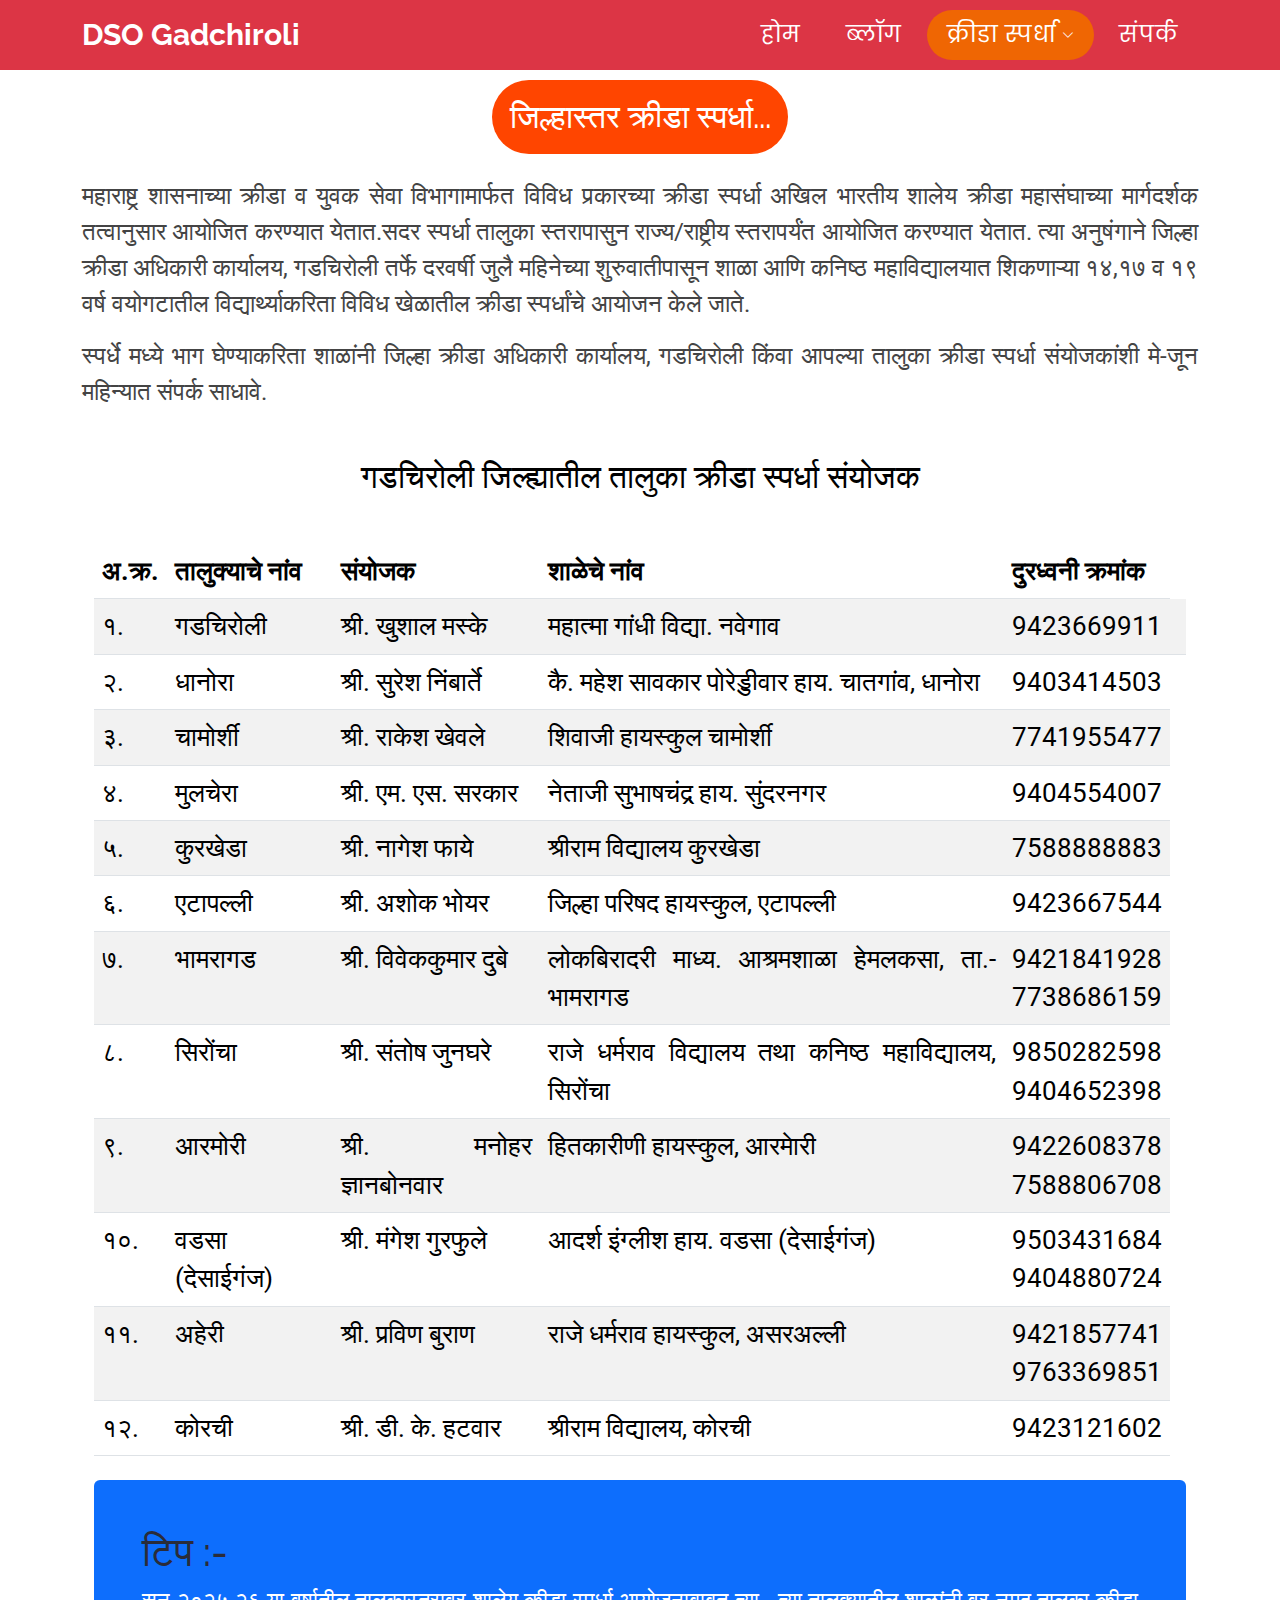
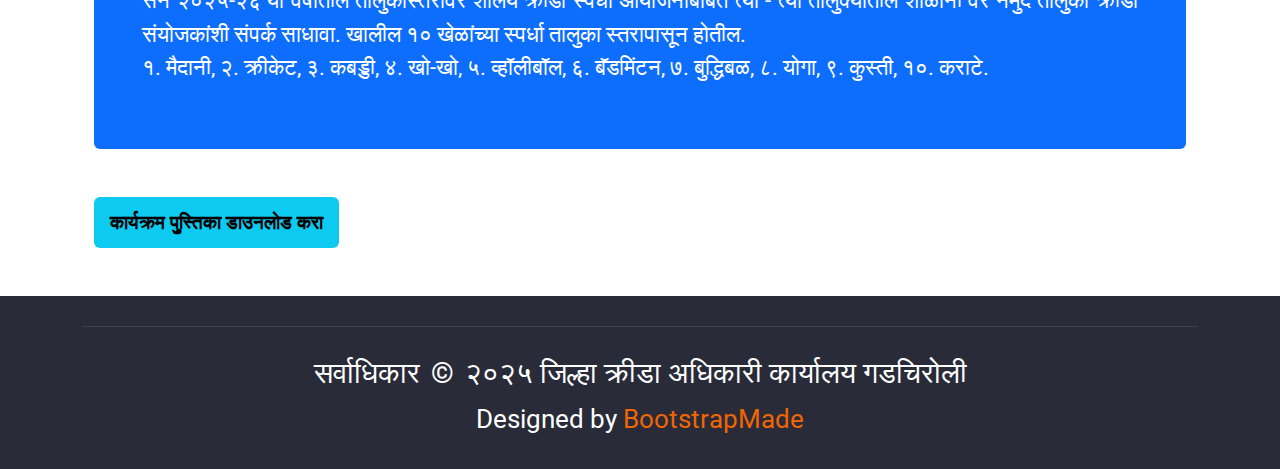
<file: district-sports.html>
<!DOCTYPE html>
<html lang="en">

<head>
  <meta charset="utf-8">
  <meta content="width=device-width, initial-scale=1.0" name="viewport">
  <title>Index - District Sports Office, Gadchiroli</title>
  <meta name="description" content="">
  <meta name="keywords" content="">

  <!-- Favicons -->
  <link href="assets/img/favicon-32x32.png" rel="icon">
  <link href="assets/img/apple-touch-icon.png" rel="apple-touch-icon">

  <!-- Fonts -->
  <link href="https://fonts.googleapis.com" rel="preconnect">
  <link href="https://fonts.gstatic.com" rel="preconnect" crossorigin>
  <link href="https://fonts.googleapis.com/css2?family=Roboto:ital,wght@0,100;0,300;0,400;0,500;0,700;0,900;1,100;1,300;1,400;1,500;1,700;1,900&family=Poppins:ital,wght@0,100;0,200;0,300;0,400;0,500;0,600;0,700;0,800;0,900;1,100;1,200;1,300;1,400;1,500;1,600;1,700;1,800;1,900&family=Raleway:ital,wght@0,100;0,200;0,300;0,400;0,500;0,600;0,700;0,800;0,900;1,100;1,200;1,300;1,400;1,500;1,600;1,700;1,800;1,900&display=swap" rel="stylesheet">

  <!-- Vendor CSS Files -->
  <link href="assets/vendor/bootstrap/css/bootstrap.min.css" rel="stylesheet">
  <link href="assets/vendor/bootstrap-icons/bootstrap-icons.css" rel="stylesheet">
  <link href="assets/vendor/aos/aos.css" rel="stylesheet">
  <link href="assets/vendor/animate.css/animate.min.css" rel="stylesheet">
  <link href="assets/vendor/glightbox/css/glightbox.min.css" rel="stylesheet">
  <link href="assets/vendor/swiper/swiper-bundle.min.css" rel="stylesheet">

  <!-- Main CSS File -->
  <link href="assets/css/main.css" rel="stylesheet">

  <!-- =======================================================
  * Template Name: Selecao
  * Template URL: https://bootstrapmade.com/selecao-bootstrap-template/
  * Updated: Aug 07 2024 with Bootstrap v5.3.3
  * Author: BootstrapMade.com
  * License: https://bootstrapmade.com/license/
  ======================================================== -->
</head>

<body class="index-page">

  <header id="header" class="header d-flex align-items-center fixed-top">
    <div class="container-fluid container-xl position-relative d-flex align-items-center justify-content-between">

      <a href="index.html" class="logo d-flex align-items-center">
        <!-- Uncomment the line below if you also wish to use an image logo -->
        <!-- <img src="assets/img/logo.png" alt=""> -->
        <h1 class="sitename">DSO Gadchiroli</h1>
        <!-- <img src="assets/img/android-chrome-192x192.png" alt="" width="60rem" height="110rem"> -->
      </a>

      <nav id="navmenu" class="navmenu">
        <ul>
          <li><a href="index.html">होम</a></li>
          <!-- <li><a href="#about">आमच्या विषयी</a></li> -->
          <!-- <li><a href="#services">योजना</a></li> -->
          <!-- <li><a href="#portfolio">Portfolio</a></li> -->
          <!-- <li><a href="#team">Team</a></li> -->
          <li><a href="https://dsogadchiroliblog.blogspot.com/" target="_blank">ब्लॉग</a></li>
          <li class="dropdown"><a href="#" class="active"><span>क्रीडा स्पर्धा</span> <i class="bi bi-chevron-down toggle-dropdown"></i></a>
            <ul>
              <li>
                <a href="district-sports.html">
                <!-- <a href="assets/doc/Sport_Book-2024.pdf" target="_blank"> -->
                जिल्हा स्तर             
                </a>
              <!-- </li> -->
              <li class="dropdown"><a href="taluka.html"><span>तालुका स्तर</span> <i class="bi bi-chevron-down toggle-dropdown"></i></a>
                <!-- <ul>
                  <li><a href="#">१. गडचिरोली</a></li>
                  <li><a href="#">२. धानोरा</a></li>                
                </ul> -->
              <!-- </li> -->
              <!-- <li><a href="#">Dropdown 2</a></li>
              <li><a href="#">Dropdown 3</a></li>
              <li><a href="#">Dropdown 4</a></li> -->
            </ul>
          </li>
          <li>
            <a href="assets/doc/contact.pdf" target="_blank">संपर्क</a>
          </li>
        </ul>
        <i class="mobile-nav-toggle d-xl-none bi bi-list"></i>
      </nav>

    </div>
  </header>

  <main class="main">
    <!-- https://getbootstrap.com/docs/5.3/components/carousel/ -->
    <div class="d-flex justify-content-center" style="margin: 80px 0px 15px 0px;" >
      <h2 class="rounded-pill text-white" style="text-align: center; background: orangered; padding: 1.1rem;">जिल्हास्तर क्रीडा स्पर्धा...</h1>
    </div>

    <div class="mid_wrap" style="margin-top:1em">
      <div class="container">
        <div class="mid">
            <div class="mesage_gallery">
              <div class="testimonial">
                <div style="font-size:1.5rem; text-align: justify;">
                  <p>
                    महाराष्ट्र शासनाच्या क्रीडा व युवक सेवा विभागामार्फत विविध प्रकारच्या क्रीडा स्पर्धा अखिल भारतीय शालेय क्रीडा महासंघाच्या मार्गदर्शक तत्वानुसार आयोजित करण्यात येतात.सदर स्पर्धा तालुका स्तरापासुन राज्य/राष्ट्रीय स्तरापर्यंत आयोजित करण्यात येतात. त्या अनुषंगाने जिल्हा क्रीडा अधिकारी कार्यालय, गडचिरोली तर्फे दरवर्षी जुलै महिनेच्या शुरुवातीपासून शाळा आणि कनिष्ठ महाविद्यालयात शिकणाऱ्या १४,१७ व १९ वर्ष वयोगटातील विद्यार्थ्याकरिता विविध खेळातील क्रीडा स्पर्धांचे आयोजन केले जाते.
                  </p>
                  <p>
                    स्पर्धे मध्ये भाग घेण्याकरिता शाळांनी जिल्हा क्रीडा अधिकारी कार्यालय, गडचिरोली किंवा आपल्या तालुका क्रीडा स्पर्धा संयोजकांशी मे-जून महिन्यात संपर्क साधावे.
                  </p>                  
                </div>

                <!-- <div>
                  <img src="assets/doc/taluka_sanyojak.JPG" alt="" width="100%">
                </div> -->

                <div class="container mt-3">
                  <h2 class="my-5 text-black" style="text-align: center;">गडचिरोली जिल्ह्यातील तालुका क्रीडा स्पर्धा संयोजक</h2>
                              
                  <table class="table table-striped" style="font-size:1.6rem; text-align: justify; width: 100%;">
                    <thead>
                      <tr>
                        <th>अ.क्र.</th>
                        <th>तालुक्याचे नांव</th>
                        <th>संयोजक</th>
                        <th>शाळेचे नांव</th>
                        <th>दुरध्वनी क्रमांक</th>
                      </tr>
                    </thead>
                    <tbody>
                      <tr>
                        <td>१.</td>
                        <td>गडचिरोली</td>
                        <td>श्री. खुशाल मस्के</td>
                        <td>महात्मा गांधी विद्या. नवेगाव</td>
                        <td>9423669911<td>          
                      </tr>
                      <tr>
                        <td>२.</td>
                        <td>धानोरा</td>
                        <td>श्री. सुरेश निंबार्ते</td>
                        <td>कै. महेश सावकार पोरेड्डीवार हाय. चातगांव, धानोरा</td>
                        <td>9403414503</td>
                      </tr>
                      <tr>
                        <td>३.</td>
                        <td>चामोर्शी</td>
                        <td>श्री. राकेश खेवले</td>
                        <td>शिवाजी हायस्कुल चामोर्शी</td>
                        <td>7741955477</td>
                      </tr>
                      <tr>
                        <td>४.</td>
                        <td>मुलचेरा</td>
                        <td>श्री. एम. एस. सरकार</td>
                        <td>नेताजी सुभाषचंद्र हाय. सुंदरनगर</td>
                        <td>9404554007</td>
                      </tr>
                      <tr>
                        <td>५.</td>
                        <td>कुरखेडा</td>
                        <td>श्री. नागेश फाये</td>
                        <td>श्रीराम विद्यालय कुरखेडा</td>
                        <td>7588888883</td>
                      </tr>
                      <tr>
                        <td>६.</td>
                        <td>एटापल्ली</td>
                        <td>श्री. अशोक भोयर</td>
                        <td>जिल्हा परिषद हायस्कुल, एटापल्ली</td>
                        <td>9423667544</td>
                      </tr>
                      <tr>
                        <td>७.</td>
                        <td>भामरागड</td>
                        <td>श्री. विवेककुमार दुबे</td>
                        <td>लोकबिरादरी माध्य. आश्रमशाळा हेमलकसा, ता.-भामरागड</td>
                        <td>9421841928 <br>
                          7738686159
                          </td>
                      </tr>
                      <tr>
                        <td>८.</td>
                        <td>सिरोंचा</td>
                        <td>श्री. संतोष जुनघरे</td>
                        <td>राजे धर्मराव विद्यालय तथा कनिष्ठ महाविद्यालय, सिरोंचा</td>
                        <td>9850282598 <br>
                          9404652398
                          </td>
                      </tr>
                      <tr>
                        <td>९.</td>
                        <td>आरमोरी</td>
                        <td>श्री. मनोहर ज्ञानबोनवार</td>
                        <td>हितकारीणी हायस्कुल, आरमेारी</td>
                        <td>9422608378 <br>
                          7588806708
                          </td>
                      </tr>
                      <tr>
                        <td>१०.</td>
                        <td>वडसा (देसाईगंज)</td>
                        <td>श्री. मंगेश गुरफुले</td>
                        <td>आदर्श इंग्लीश हाय. वडसा (देसाईगंज)</td>
                        <td>9503431684 <br>
                          9404880724
                          </td>
                      </tr>
                      <tr>
                        <td>११.</td>
                        <td>अहेरी</td>
                        <td>श्री. प्रविण बुराण</td>
                        <td>राजे धर्मराव हायस्कुल, असरअल्ली</td>
                        <td>9421857741 <br>
                          9763369851
                          </td>
                      </tr>
                      <tr>
                        <td>१२.</td>
                        <td>कोरची</td>
                        <td>श्री. डी. के. हटवार</td>
                        <td>श्रीराम विद्यालय, कोरची</td>
                        <td>9423121602</td>
                      </tr>
                    </tbody>
                  </table>

                  <div class="mt-4 p-5 bg-primary text-white rounded">
                    <h1>टिप :-</h1>
                    <p style="font-size:1.4rem; text-align: justify;">सन २०२५-२६ या वर्षातील तालुकास्तरावर शालेय क्रीडा स्पर्धा आयोजनाबाबत त्या - त्या तालुक्यातील शाळांनी वर नमुद तालुका क्रीडा संयोजकांशी संपर्क साधावा. खालील १० खेळांच्या स्पर्धा तालुका स्तरापासून होतील. 
                      <br>
                      १. मैदानी, २. क्रीकेट, ३. कबड्डी, ४. खो-खो, ५. व्हॉलीबॉल, ६. बॅडमिंटन, ७. बुद्धिबळ, ८. योगा, ९.  कुस्ती, १०. कराटे.
                    </p>
                  </div>
                  <p class="my-5" style="font-size:1.3rem; text-align: justify;">
                    <span src="assets/doc/Sport_Book-2024.pdf" target="_blank" class="badge bg-info p-3" style="font-size: 1.2rem;">
                      <a href="assets/doc/Sport_Book-2024.pdf" target="_blank" style="color: black;">कार्यक्रम पुस्तिका डाउनलोड करा</a>
                    </span>
                  </p>
                </div>
              </div>   
            </div>            
        </div>
      </div>
    </div>



    


  </main>

  <footer class="footer dark-background">
    <!-- <div class="container">
      <h3 class="sitename">Selecao</h3>
      <p>Et aut eum quis fuga eos sunt ipsa nihil. Labore corporis magni eligendi fuga maxime saepe commodi placeat.</p>
      <div class="social-links d-flex justify-content-center">
        <a href=""><i class="bi bi-twitter-x"></i></a>
        <a href=""><i class="bi bi-facebook"></i></a>
        <a href=""><i class="bi bi-instagram"></i></a>
        <a href=""><i class="bi bi-skype"></i></a>
        <a href=""><i class="bi bi-linkedin"></i></a>
      </div> -->
      <div class="container">
        <div class="copyright">
          <span>सर्वाधिकार</span> <strong class="px-1 sitename">©</strong> <span>२०२५ जिल्हा क्रीडा अधिकारी कार्यालय गडचिरोली</span>
        </div>
        <div class="credits">
          <!-- All the links in the footer should remain intact. -->
          <!-- You can delete the links only if you've purchased the pro version. -->
          <!-- Licensing information: https://bootstrapmade.com/license/ -->
          <!-- Purchase the pro version with working PHP/AJAX contact form: [buy-url] -->
          Designed by <a href="https://bootstrapmade.com/">BootstrapMade</a>
        </div>
      </div>
    </div>
  </footer>

  <!-- Scroll Top -->
  <a href="#" id="scroll-top" class="scroll-top d-flex align-items-center justify-content-center"><i class="bi bi-arrow-up-short"></i></a>

  <!-- Preloader -->
  <div id="preloader"></div>

  <!-- Vendor JS Files -->
  <script src="assets/vendor/bootstrap/js/bootstrap.bundle.min.js"></script>
  <script src="assets/vendor/php-email-form/validate.js"></script>
  <script src="assets/vendor/aos/aos.js"></script>
  <script src="assets/vendor/glightbox/js/glightbox.min.js"></script>
  <script src="assets/vendor/imagesloaded/imagesloaded.pkgd.min.js"></script>
  <script src="assets/vendor/isotope-layout/isotope.pkgd.min.js"></script>
  <script src="assets/vendor/swiper/swiper-bundle.min.js"></script>

  <!-- Main JS File -->
  <script src="assets/js/main.js"></script>

</body>

</html>
</file>
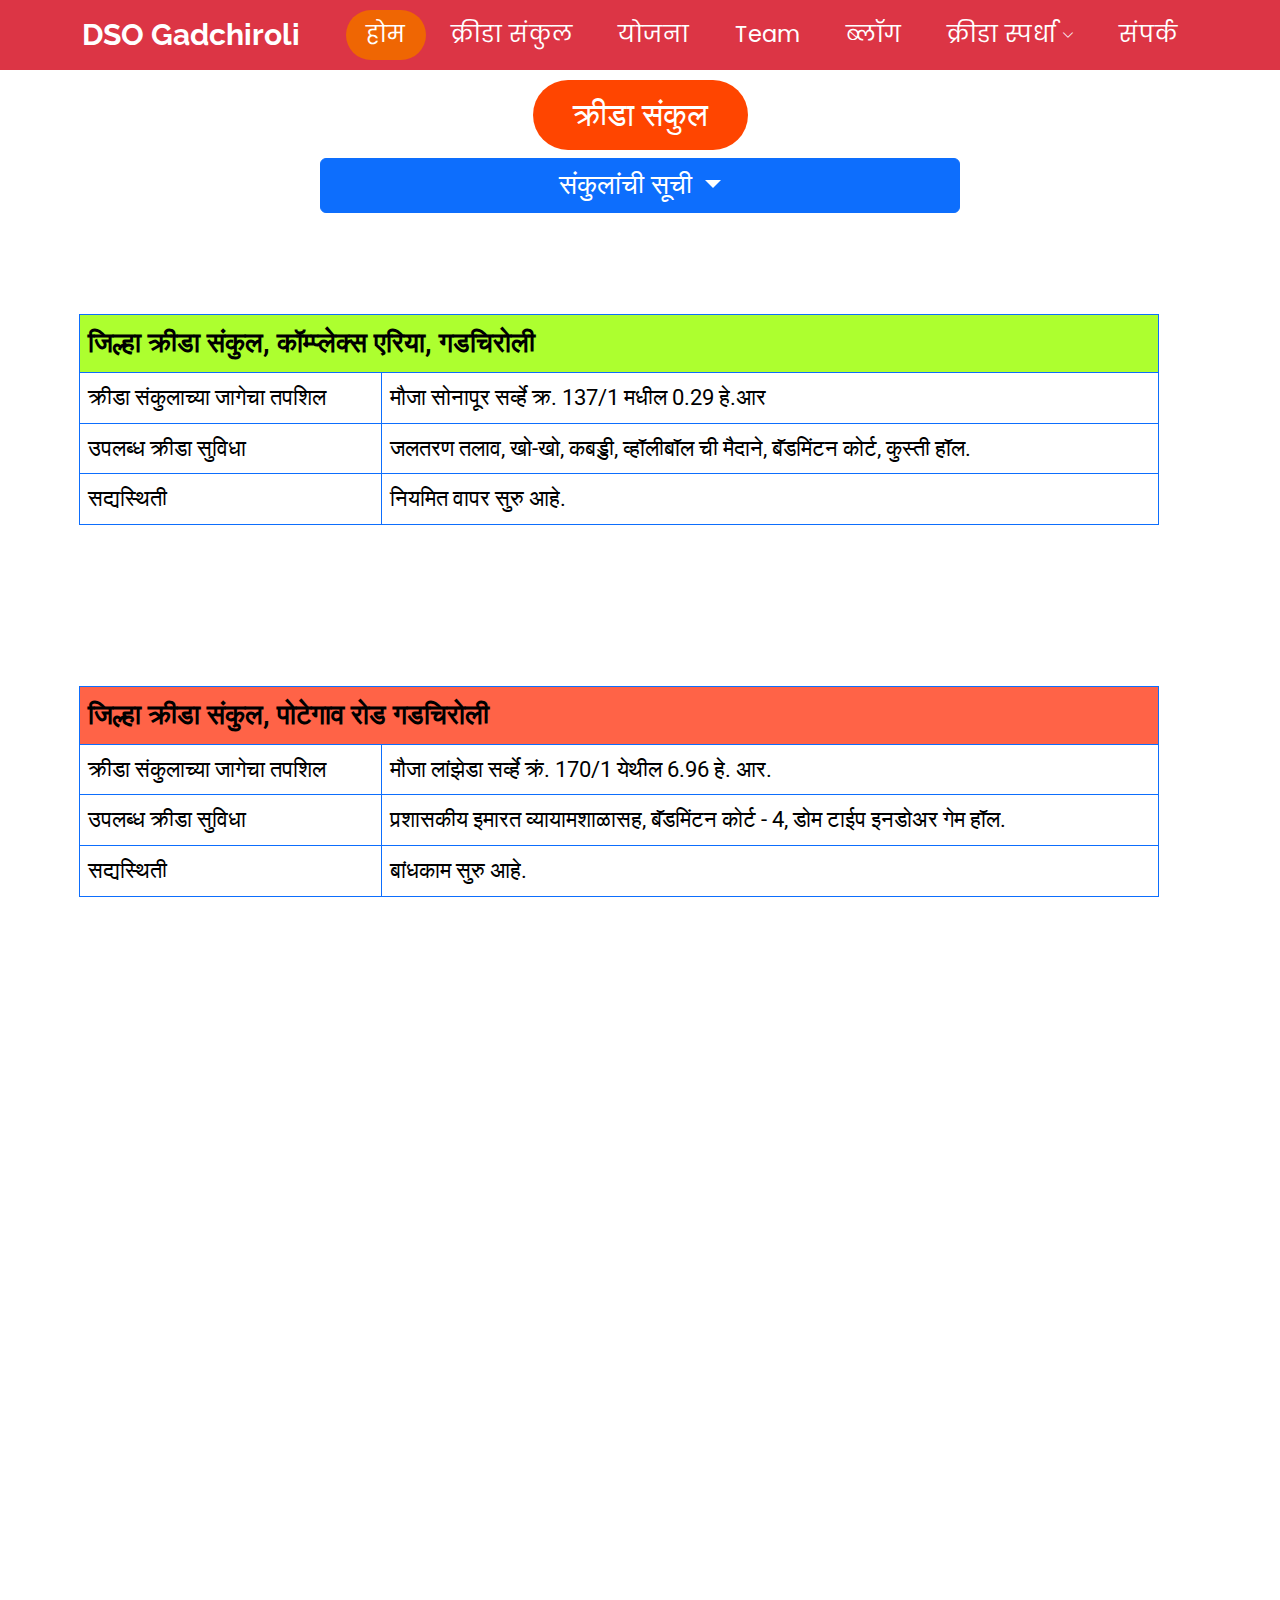
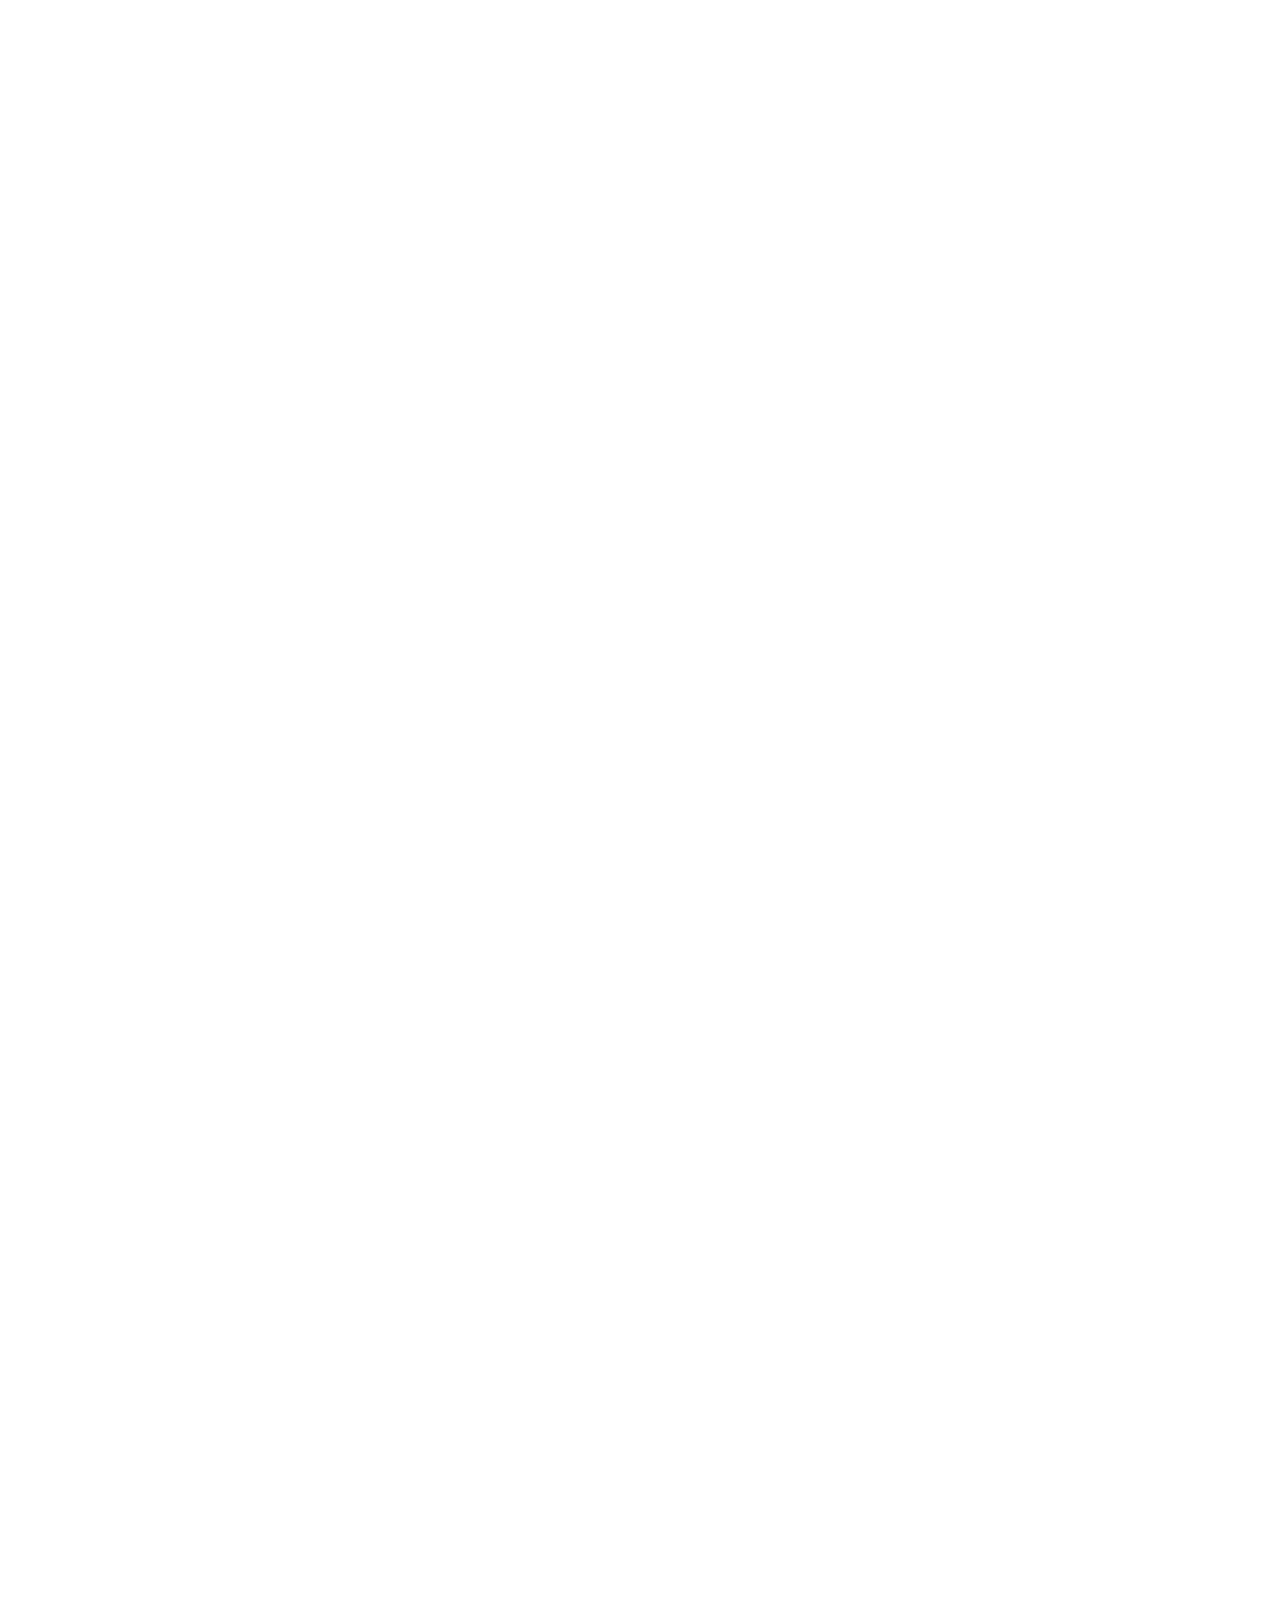
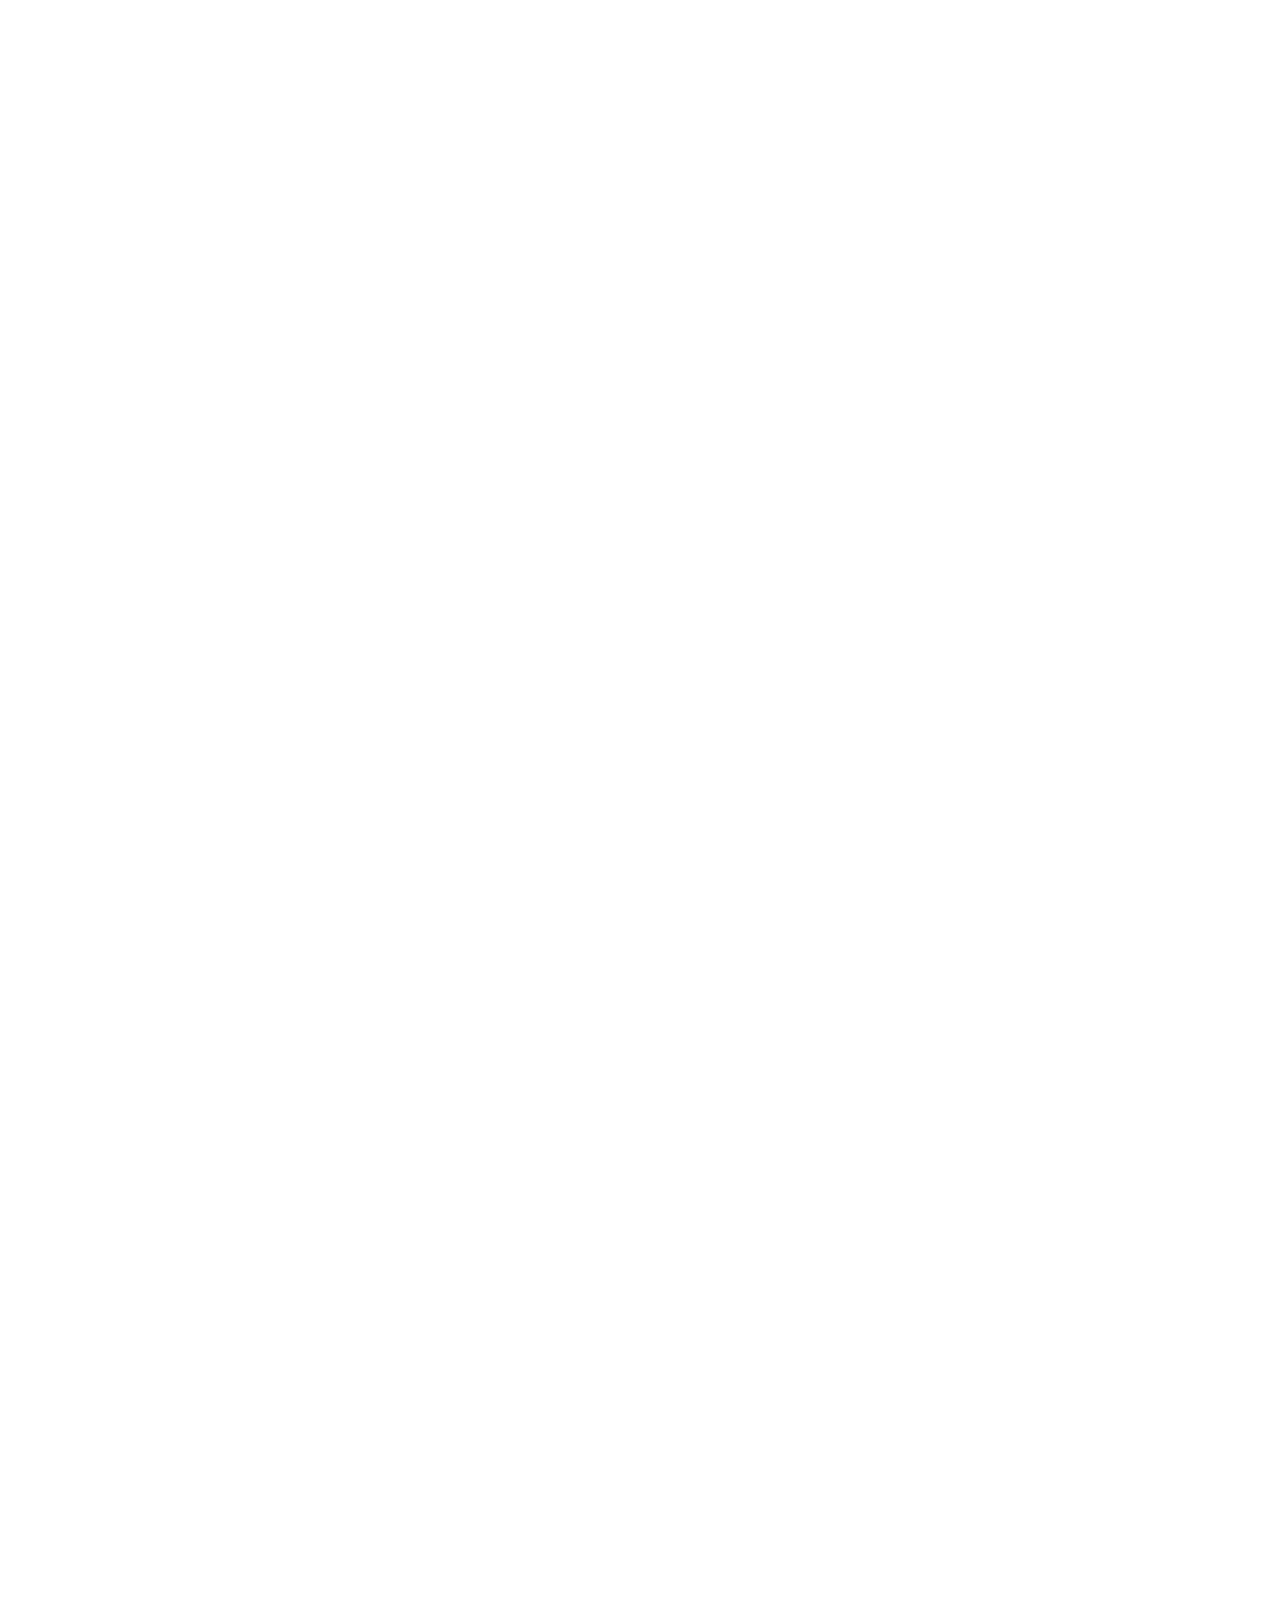
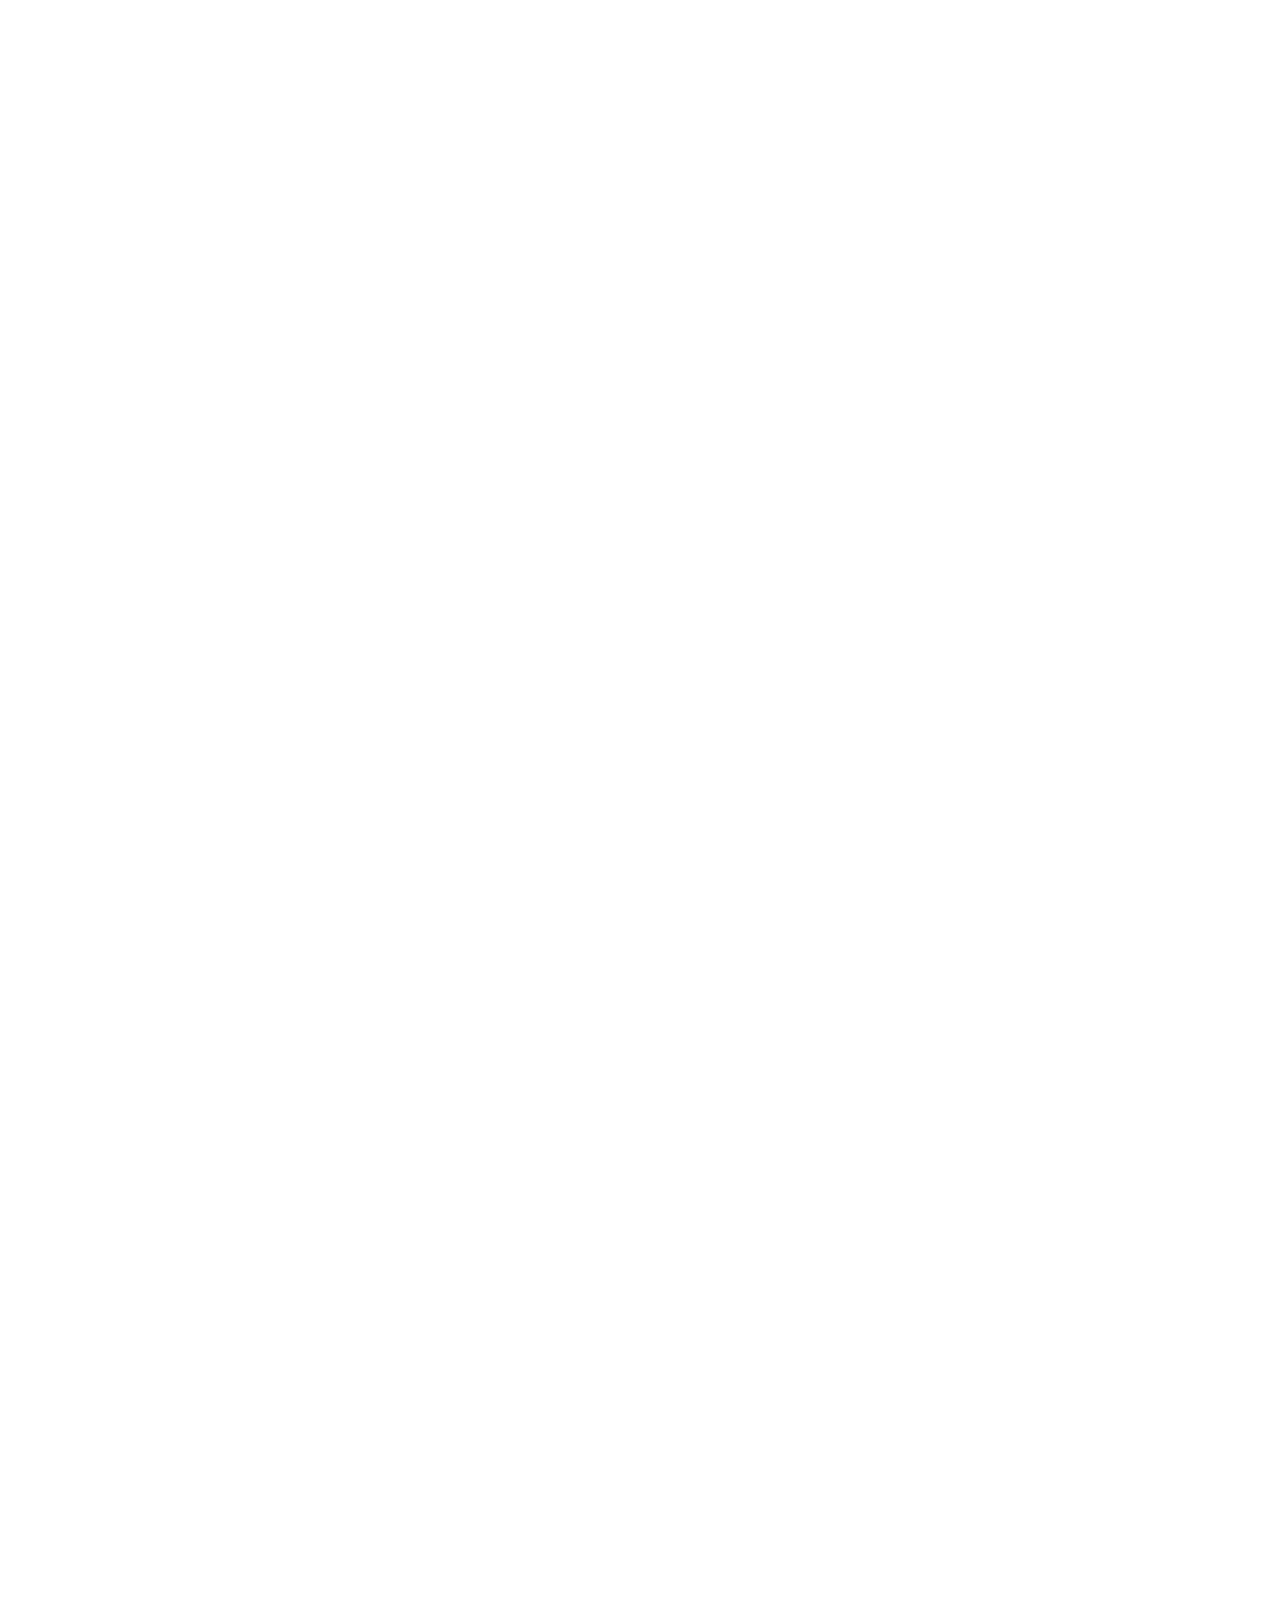
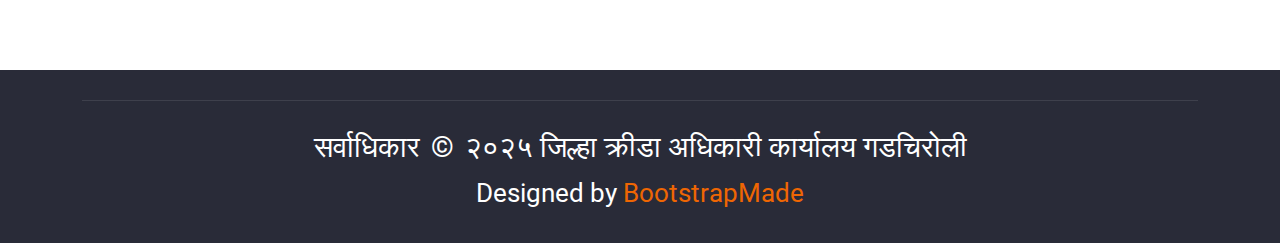
<file: krida_sankul.html>
<!DOCTYPE html>
<html lang="en">

<head>
  <meta charset="utf-8">
  <meta content="width=device-width, initial-scale=1.0" name="viewport">
  <title>Index - District Sports Office, Gadchiroli</title>
  <meta name="description" content="">
  <meta name="keywords" content="">

  <!-- Favicons -->
  <link href="assets/img/favicon-32x32.png" rel="icon">
  <link href="assets/img/apple-touch-icon.png" rel="apple-touch-icon">

  <!-- Fonts -->
  <link href="https://fonts.googleapis.com" rel="preconnect">
  <link href="https://fonts.gstatic.com" rel="preconnect" crossorigin>
  <link href="https://fonts.googleapis.com/css2?family=Roboto:ital,wght@0,100;0,300;0,400;0,500;0,700;0,900;1,100;1,300;1,400;1,500;1,700;1,900&family=Poppins:ital,wght@0,100;0,200;0,300;0,400;0,500;0,600;0,700;0,800;0,900;1,100;1,200;1,300;1,400;1,500;1,600;1,700;1,800;1,900&family=Raleway:ital,wght@0,100;0,200;0,300;0,400;0,500;0,600;0,700;0,800;0,900;1,100;1,200;1,300;1,400;1,500;1,600;1,700;1,800;1,900&display=swap" rel="stylesheet">

  <!-- Vendor CSS Files -->
  <link href="assets/vendor/bootstrap/css/bootstrap.min.css" rel="stylesheet">
  <link href="assets/vendor/bootstrap-icons/bootstrap-icons.css" rel="stylesheet">
  <link href="assets/vendor/aos/aos.css" rel="stylesheet">
  <link href="assets/vendor/animate.css/animate.min.css" rel="stylesheet">
  <link href="assets/vendor/glightbox/css/glightbox.min.css" rel="stylesheet">
  <link href="assets/vendor/swiper/swiper-bundle.min.css" rel="stylesheet">

  <!-- Main CSS File -->
  <link href="assets/css/main.css" rel="stylesheet">

  <!-- ======================================================
  * Template Name: Selecao
  * Template URL: https://bootstrapmade.com/selecao-bootstrap-template/
  * Updated: Aug 07 2024 with Bootstrap v5.3.3
  * Author: BootstrapMade.com
  * License: https://bootstrapmade.com/license/
  ======================================================== -->

<style>
  .section{
    width: 90%;
    margin-left: 1.5vw;
  }

  .sankul{
    text-align: justify;
  }

  .marg{
    margin: 0vh 0vh 3vh 0vh;
    padding: 0px;
  }

  .pad{
    padding-top:9.5vh;
  }
</style>

</head>

<body class="index-page">

  <header id="header" class="header d-flex align-items-center fixed-top">
    <div class="container-fluid container-xl position-relative d-flex align-items-center justify-content-between">

      <a href="index.html" class="logo d-flex align-items-center">
        <!-- Uncomment the line below if you also wish to use an image logo -->
        <!-- <img src="assets/img/logo.png" alt=""> -->
        <h1 class="sitename">DSO Gadchiroli</h1>
        <!-- <img src="assets/img/android-chrome-192x192.png" alt="" width="60rem" height="110rem"> -->
      </a>

      <nav id="navmenu" class="navmenu">
        <ul>
          <li><a href="index.html" class="active">होम</a></li>
          <li><a href="krida_sankul.html">क्रीडा संकुल</a></li>
          <!-- <li><a href="#about">आमच्या विषयी</a></li> -->

          <li><a href="#services">योजना</a></li>
          <!-- <li><a href="yojana.html">योजना</a></li> -->
          <!-- <li><a href="#portfolio">Portfolio</a></li> -->
          <li><a href="#team">Team</a></li>
          <li><a href="https://dsogadchiroliblog.blogspot.com/" target="_blank">ब्लॉग</a></li>

          <li class="dropdown"><a href="#"><span>क्रीडा स्पर्धा</span> <i class="bi bi-chevron-down toggle-dropdown"></i></a>
            <ul>
              <li>
                <a href="district-sports.html">
                <!-- <a href="assets/doc/Sport_Book-2024.pdf" target="_blank"> -->
                जिल्हा स्तर             
                </a>
              </li>
              <!-- <li class="dropdown">
                <a href="taluka.html">
                  <span>तालुका स्तर</span> 
                  <i class="bi bi-chevron-down toggle-dropdown"></i>
                </a>
                
                <ul>
                  <li><a href="#">१. गडचिरोली</a></li>
                  <li><a href="#">२. धानोरा</a></li>                                   
                </ul>
              
              </li>

              <li><a href="#">Dropdown 2</a></li>
              <li><a href="#">Dropdown 3</a></li>
              <li><a href="#">Dropdown 4</a></li>
            </ul> -->
          </li>
        </ul>

        <li>
          <a href="contact.html">संपर्क</a>
        </li>

        <i class="mobile-nav-toggle d-xl-none bi bi-list"></i>
      </nav>

    </div>
  </header>

  <main class="main">
     <!-- Page Title -->
     <!-- <div class="page-title dark-background">
        <div class="container position-relative">
          <h1>क्रीडा संकुल</h1>
          <p>Esse dolorum voluptatum ullam est sint nemo et est ipsa porro placeat quibusdam quia assumenda numquam molestias.</p>
          <nav class="breadcrumbs">
            <ol>
              <li><a href="index.html">Home</a></li>
              <li class="current">Service Details</li>
            </ol>
          </nav>
        </div>
      </div> -->

      <div class="d-flex justify-content-center" style="margin: 80px 0px 0px 0px;" >
        <h2 class="rounded-pill text-white" style="text-align: center; background: orangered; padding: 1rem 2.5rem 1rem 2.5rem;">क्रीडा संकुल</h1>
      </div>
      <!-- End Page Title -->

      <!-- https://www.w3schools.com/bootstrap5/bootstrap_dropdowns.php -->
      <div class="dropdown d-flex justify-content-center">
        <button type="button" class="btn btn-primary dropdown-toggle " data-bs-toggle="dropdown" style="width:50%; font-size: 3vh;">
            संकुलांची सूची
        </button>
        <ul class="dropdown-menu navmenu" style="width:50%; background-color: darkolivegreen;">
          <li class="services-list" style="font-size: 1.7vw;"><a class="dropdown-item justify-content-center" href="#" class="active">जिल्हा क्रीडा संकुल, कॉम्प्लेक्स एरिया, गडचिरोली</a></li>
          <li class="services-list justify-content-center" style="text-align: center; font-size: 1.7vw;"><a class="dropdown-item justify-content-center" href="#potegaon">जिल्हा क्रीडा संकुल, पोटेगाव रोड, गडचिरोली</a></li>
          <li style="text-align: center; font-size: 1.7vw;"><a class="dropdown-item justify-content-center" href="#armori">तालुका क्रीडा संकुल, आरमोरी</a></li>
          <li style="text-align: center; font-size: 1.7vw;"><a class="dropdown-item justify-content-center" href="#wadsa">तालुका क्रीडा संकुल, वडसा</a></li>
          <li style="text-align: center; font-size: 1.7vw;"><a class="dropdown-item justify-content-center" href="#aheri">तालुका क्रीडा संकुल, अहेरी</a></li>
          <li style="text-align: center; font-size: 1.7vw;"><a class="dropdown-item justify-content-center" href="#sironcha">तालुका क्रीडा संकुल, सिरोंचा</a></li>
          <li style="text-align: center; font-size: 1.7vw;"><a class="dropdown-item justify-content-center" href="#mulchera">तालुका क्रीडा संकुल, मुलचेरा</a></li>
          <li style="text-align: center; font-size: 1.7vw;"><a class="dropdown-item justify-content-center" href="#etapalli">तालुका क्रीडा संकुल, एटापल्ली</a></li>
          <li style="text-align: center; font-size: 1.7vw;"><a class="dropdown-item justify-content-center" href="#bhamragad">तालुका क्रीडा संकुल, भामरागड</a></li>
          <li style="text-align: center; font-size: 1.7vw;"><a class="dropdown-item justify-content-center" href="#chamorshi">तालुका क्रीडा संकुल, चामोर्शी</a></li>
          <li style="text-align: center; font-size: 1.7vw;"><a class="dropdown-item justify-content-center" href="#dhanora">तालुका क्रीडा संकुल, धानोरा</a></li>
        </ul>
      </div>
  
      <!-- Service Details Section -->
      <!-- <section id="service-details" class="service-details section">
  
        <div class="container">
  
          <div class="row gy-5">
  
            <div class="col-lg-4" data-aos="fade-up" data-aos-delay="100">
  
              <div class="service-box">
                <h4>संकुलांची सूची</h4>
                <div class="services-list">
                  <a href="krida_sankul.html" class="active"><i class="bi bi-arrow-right-circle"></i><span>जिल्हा क्रीडा संकुल, कॉम्प्लेक्स एरिया, गडचिरोली</span>
                  </a>
                  <a href="2_potegaon_road.html"><i class="bi bi-arrow-right-circle"></i><span>जिल्हा क्रीडा संकुल, पोटेगाव रोड, गडचिरोली</span>
                  </a>
                  <a href="#"><i class="bi bi-arrow-right-circle"></i><span>Product Management</span>
                  </a>
                  <a href="#"><i class="bi bi-arrow-right-circle"></i><span>Graphic Design</span>
                  </a>
                  <a href="#"><i class="bi bi-arrow-right-circle"></i><span>Marketing</span>
                  </a>
                </div>
              </div> -->
              <!-- End Services List -->
  
              <!-- <div class="service-box">
                <h4>गुगल मेप वर शोधा</h4>
                <div class="download-catalog">
                  <a href="#"><i class="bi bi-filetype-pdf"></i><span>Catalog PDF</span></a>
                  <a href="#"><i class="bi bi-file-earmark-word"></i><span>Catalog DOC</span></a>
                </div>
              </div> -->
              <!-- End Services List -->
  
              <!-- <div class="help-box d-flex flex-column justify-content-center align-items-center">
                <i class="bi bi-headset help-icon"></i>
                <h4>Have a Question?</h4>
                <p class="d-flex align-items-center mt-2 mb-0"><i class="bi bi-telephone me-2"></i> <span>+1 5589 55488 55</span></p>
                <p class="d-flex align-items-center mt-1 mb-0"><i class="bi bi-envelope me-2"></i> <a href="mailto:contact@example.com">contact@example.com</a></p>
              </div> -->
  
            <!-- </div>
  
            <div class="col-lg-8 ps-lg-5" data-aos="fade-up" data-aos-delay="200"> -->
              <!-- <img src="assets/img/services.jpg" alt="" class="img-fluid services-img"> -->
              <!-- <h3>जिल्हा क्रीडा संकुल, कॉम्प्लेक्स एरिया, गडचिरोली</h3>
              <p>
                Blanditiis voluptate odit ex error ea sed officiis deserunt. Cupiditate non consequatur et doloremque consequuntur. Accusantium labore reprehenderit error temporibus saepe perferendis fuga doloribus vero. Qui omnis quo sit. Dolorem architecto eum et quos deleniti officia qui.
              </p>
              <ul>
                <li><i class="bi bi-check-circle"></i> <span>Aut eum totam accusantium voluptatem.</span></li>
                <li><i class="bi bi-check-circle"></i> <span>Assumenda et porro nisi nihil nesciunt voluptatibus.</span></li>
                <li><i class="bi bi-check-circle"></i> <span>Ullamco laboris nisi ut aliquip ex ea</span></li>
              </ul>
              <p>
                Est reprehenderit voluptatem necessitatibus asperiores neque sed ea illo. Deleniti quam sequi optio iste veniam repellat odit. Aut pariatur itaque nesciunt fuga.
              </p>
              <p>
                Sunt rem odit accusantium omnis perspiciatis officia. Laboriosam aut consequuntur recusandae mollitia doloremque est architecto cupiditate ullam. Quia est ut occaecati fuga. Distinctio ex repellendus eveniet velit sint quia sapiente cumque. Et ipsa perferendis ut nihil. Laboriosam vel voluptates tenetur nostrum. Eaque iusto cupiditate et totam et quia dolorum in. Sunt molestiae ipsum at consequatur vero. Architecto ut pariatur autem ad non cumque nesciunt qui maxime. Sunt eum quia impedit dolore alias explicabo ea.
              </p>
            </div>

          </div>
  
        </div>
  
      </section> -->
      <!-- /Service Details Section -->

      <!-- 1. जिल्हा क्रीडा संकुल, कॉम्प्लेक्स एरिया, गडचिरोली tart -->
      <section id="service-details" class="service-details pad sankul section">
        <div class="col-lg-12 ps-lg-5" data-aos="fade-up" data-aos-delay="200">
            <!-- <img src="assets/img/services.jpg" alt="" class="img-fluid services-img"> -->
            <div class="container mt-3">
              <table class="table table-bordered border-primary" style="font-size:1.4rem;">
                <tbody>
                  <tr>
                    <th colspan="2" style="font-weight: bold; background-color: greenyellow; text-align: justify; font-size: 3vh;">जिल्हा क्रीडा संकुल, कॉम्प्लेक्स एरिया, गडचिरोली</th>
                  </tr>
                  <tr>
                    <td width="28%">क्रीडा संकुलाच्या जागेचा तपशिल</td>
                    <td width="72%">मौजा सोनापूर सर्व्हे क्र. 137/1 मधील 0.29 हे.आर</td>
                  </tr>
                  <!-- <tr>
                    <td width="28%">प्राप्त अनुदान</td>
                    <td width="72%"> ? </td>
                  </tr> -->
                  <tr>
                    <td width="28%">उपलब्ध क्रीडा सुविधा</td>
                    <td width="72%">
                      जलतरण तलाव, खो-खो, कबड्डी, व्हॉलीबॉल ची मैदाने, बॅडमिंटन कोर्ट, कुस्ती  हॉल.
                    </td>
                  </tr>
                  <tr>
                    <td width="28%">सद्यस्थिती</td>
                    <td width="72%">नियमित वापर सुरु आहे.</td>
                  </tr>
                </tbody>
              </table>
            </div>
          </div>
      </section>
      <!-- जिल्हा क्रीडा संकुल, कॉम्प्लेक्स एरिया, गडचिरोली End -->

      <!-- 2. जिल्हा क्रीडा संकुल, पोटेगाव रोड, गडचिरोली Start-->
      <div id="potegaon">
        <section id="service-details" class="service-details pad sankul section">
          <div class="col-lg-12 ps-lg-5" data-aos="fade-up" data-aos-delay="200">
              <!-- <img src="assets/img/services.jpg" alt="" class="img-fluid services-img"> -->
              <div class="container">
                <table class="table table-bordered border-primary" style="font-size:1.4rem;">
                  <tbody>
                    <tr>
                      <th colspan="2" style="font-weight: bold; background-color:tomato; text-align: justify; font-size: 3vh;">जिल्हा क्रीडा संकुल, पोटेगाव रोड गडचिरोली</th>
                    </tr>
                    <tr>
                      <td width="28%">क्रीडा संकुलाच्या जागेचा तपशिल</td>
                      <td width="72%">मौजा लांझेडा सर्व्हे क्रं. 170/1 येथील 6.96 हे. आर.</td>
                    </tr>
                    <!-- <tr>
                      <td width="28%">प्राप्त अनुदान</td>
                      <td width="72%"> ? </td>
                    </tr> -->
                    <tr>
                      <td width="28%">उपलब्ध क्रीडा सुविधा</td>
                      <td width="72%">
                        प्रशासकीय इमारत व्यायामशाळासह, बॅडमिंटन कोर्ट - 4, डोम टाईप इनडोअर गेम हॉल.
                      </td>
                    </tr>
                    <tr>
                      <td width="28%">सद्यस्थिती</td>
                      <td width="72%">बांधकाम सुरु आहे.</td>
                    </tr>
                  </tbody>
                </table>
              </div>
            </div>
        </section>        
      </div>
      <!-- जिल्हा क्रीडा संकुल, पोटेगाव रोड, गडचिरोली End-->

      <!-- 3. तालुका क्रीडा संकुल, आरमोरी Start -->
      <div id="armori">
        <section id="service-details" class="service-details pad sankul section">
          <div class="col-lg-12 ps-lg-5" data-aos="fade-up" data-aos-delay="200">
              <!-- <img src="assets/img/services.jpg" alt="" class="img-fluid services-img"> -->
              <div class="container">
                <table class="table table-bordered border-primary" style="font-size:1.4rem;">
                  <tbody>
                    <tr>
                      <th colspan="2" style="font-weight: bold; background-color: deeppink; text-align: justify; font-size: 3vh;">तालुका क्रीडा संकुल, आरमोरी</th>
                    </tr>
                    <tr>
                      <td width="28%">क्रीडा संकुलाच्या जागेचा तपशिल</td>
                      <td width="72%">
                        समन्वय करारनामा, सर्व्हे नं. 1212 एकूण आराजी 1.68 हे. आर. जागा  मा. अध्यक्ष हितकारणी शिक्षण संस्था आरमोरी या संस्थेसोबत दि. 08/03/2004 ला एम.ओ.यु. केले.
                      </td>
                    </tr>
                    <!-- <tr>
                      <td width="28%">प्राप्त अनुदान</td>
                      <td width="72%"> ? </td>
                    </tr> -->
                    <tr>
                      <td width="28%">उपलब्ध क्रीडा सुविधा</td>
                      <td width="72%">
                        200 मीटर धावणपथ, बहुउद्देशिय हॉल वुडन फ्लोरिंगसह, बॉस्केटबॉल सिमेंट कोर्ट, विविध खेळांकरीता मल्टीपर्पज प्ले ग्राऊंड, संरक्षक भिंतीचे बांधकाम आतील विद्युतीकरण.
                        <br><br>
                        <b>प्रस्तावीत क्रीडा सुविधा :- </b> अद्यावतीकरण व विस्तारीकरण प्रशासकीय इमारत व जिम हॉल, अद्यावतीकरण 200 मी धावनपथ ड्रगेनेजसह व्यवस्था, फेकीच्या व जम्पिंग क्रीडा बाबी सुविधा करणे, बॅडमिंटन हॉलचे अद्यावतीरकण, खो-खो, कबडडी व व्हॉलीबॉल मैदाने अद्यावतीकरण करणे, अद्यावतीकरण संरक्षक भिंत (उंची वाढविणे, रंगरंगोटीकरणे, भिंत्चित्रे काढणे, सुशोभिकरण करणे), पाण्याची सुविधा वरची टाकी बांधकाम, बोअरवेल, स्पिंक्लर सिस्टिमसह, प्रसाधनगृहे बांधकाम, पिण्याची पाण्याची व्यवस्था, प्रेक्षक गॅलरी, अंतर्गत रस्ते व इतर खर्च इ.
                      </td>
                    </tr>
                    <tr>
                      <td width="28%">सद्यस्थिती</td>
                      <td width="72%">नियमित वापर सुरु आहे.</td>
                    </tr>
                  </tbody>
                </table>
              </div>
            </div>
        </section>        
      </div>
      <!-- तालुका क्रीडा संकुल, आरमोरी End -->

      <!-- 4. तालुका क्रीडा संकुल, वडसा Start -->
      <div id="wadsa">
        <section id="service-details" class="service-details pad sankul section">
          <div class="col-lg-12 ps-lg-5" data-aos="fade-up" data-aos-delay="200">
              <!-- <img src="assets/img/services.jpg" alt="" class="img-fluid services-img"> -->
              <div class="container">
                <table class="table table-bordered border-primary" style="font-size:1.4rem; text-align: justify;">
                  <tbody>
                    <tr>
                      <th colspan="2" style="font-weight: bold; background-color:deepskyblue; text-align: justify; font-size: 3vh;">तालुका क्रीडा संकुल, वडसा</th>
                    </tr>
                    <tr>
                      <td width="28%">क्रीडा संकुलाच्या जागेचा तपशिल</td>
                      <td width="72%">
                        शासकीय जमीन, देसाईगंज शहर नझूल ख.नं. 24/20 आराजी मधील 2.42 हे.आर. जागा दि. 04/03/2000 रोजी प्राप्त झाली.
                      </td>
                    </tr>
                    <!-- <tr>
                      <td width="28%">प्राप्त अनुदान</td>
                      <td width="72%"> ? </td>
                    </tr> -->
                    <tr>
                      <td width="28%">उपलब्ध क्रीडा सुविधा</td>
                      <td width="72%">
                        400 मीटर धावणपथ, बहुउद्देशिय हॉल वुडन फ्लोरिंगसह, बॉस्केटबॉल सिमेंट कोर्ट, विविध खेळांकरीता मल्टीपर्पज प्ले ग्राऊंड, व्यायामशाळा, भिंतीचे कुंपण, विद्युतीकरण.
                        <br><br>
                        <b>प्रस्तावीत क्रीडा सुविधा :- </b>बॅडमिंटन हॉलचे अद्यावतीकरण, अद्यावतीकरण प्रशासकीय इमारत व व्यायामशाळा, 400 मी. धावनपथ ड्रेनेजसह व्यवस्था व अद्यावतीकरण, फेकीच्या व जम्पिंग क्रीडा बाबी सुविधा करणे, अद्यावतीकरण संरक्षक भिंत (उंची वाढविणे, रंगरंगोटीकरणे, भिंत्तचित्रे काढणे, सुशोभिकरण करणे), खो-खो, कबड्डी व व्हॉलीबॉल मैदाने अद्यावतीकरण करणे, पाण्याची सुविधा वरची टाकी बांधकाम, बोअरवेल, स्पिंक्लर सिस्टिमसह, पिण्याचे पाण्याची सुविधा, बैठक व्यवस्था रुफिंगसह, विद्युतीकरण, क्रीडा साहित्य व इतर खर्च.
                      </td>
                    </tr>
                    <tr>
                      <td width="28%">सद्यस्थिती</td>
                      <td width="72%">नियमित वापर सुरु आहे.</td>
                    </tr>
                  </tbody>
                </table>
              </div>
            </div>
        </section>        
      </div>
      <!-- तालुका क्रीडा संकुल, वडसा End -->

      <!-- 5. तालुका क्रीडा संकुल, अहेरी Start -->
      <div id="aheri">
        <section id="service-details" class="service-details pad sankul section">
          <div class="col-lg-12 ps-lg-5" data-aos="fade-up" data-aos-delay="200">
              <!-- <img src="assets/img/services.jpg" alt="" class="img-fluid services-img"> -->
              <div class="container">
                <table class="table table-bordered border-primary" style="font-size:1.4rem; text-align: justify;">
                  <tbody>
                    <tr>
                      <th colspan="2" style="font-weight: bold; background-color:forestgreen; color: white; text-align: justify; font-size: 3vh;">तालुका क्रीडा संकुल, अहेरी (स्थित आलापल्ली)</th>
                    </tr>
                    <tr>
                      <td width="28%">क्रीडा संकुलाच्या जागेचा तपशिल</td>
                      <td width="72%">
                        शासकीय जमीन, सर्व्हे नं. 86 एकूण आराजी 1.46 हे. आर. प्राप्त जागा मा. उपविभागीय अधिकारी अहेरी यांनी दि. 28/02/2000 अन्वये मंजुर केलेली आहे.
                      </td>
                    </tr>
                    <!-- <tr>
                      <td width="28%">प्राप्त अनुदान</td>
                      <td width="72%"> ? </td>
                    </tr> -->
                    <tr>
                      <td width="28%">उपलब्ध क्रीडा सुविधा</td>
                      <td width="72%">
                        200 मीटर धावनपथ, कबड्डी व खो-खो, व्हॉलीबॉल चे मैदान, बहुउद्देशिय हॉल वुडन, फ्लोरिंगसह बॉस्केटबाल कोर्ट, कार्यालयीन इमारती, व्यायामशाळा बांधकाम, पाणी, पुरवठा व्यवस्था, आतील विद्युतीकरण, संरक्षक भिंतीचे बांधकाम, ड्रेनेज व्यवस्था, अंतर्गत रस्ते, प्रसाधनगृह इत्यादी कामे पुर्ण झालेली आहे. 
                        <br><br>
                        <b>प्रस्तावीत क्रीडा सुविधा :- </b>बॅडमिंटन हॉलचे अद्यावतीकरण, अद्यावतीकरण प्रशासकीय इमारत, 200 मी. धावनपथ ड्रेनेजसह व्यवस्था व अद्यावतीकरण, फेकीच्या व जम्पिंग क्रीडा बाबी सुविधा करणे, अद्यावतीकरण संरक्षक भिंत (उंची वाढविणे, रंगरंगोटीकरणे, भिंत्तचित्रे काढणे, सुशोभिकरण करणे), खो-खो, कबड्डी व व्हॉलीबॉल मैदाने अद्यावतीकरण करणे, पाण्याची सुविधा वरची टाकी बांधकाम बोअरवेल, स्पिंक्लर सिस्टिमसह, पिण्याचे पाण्याची सुविधा, बैठक व्यवस्था रुपिंगसह, विद्युतीकरण,  क्रीडा साहित्य व इतर खर्च.
                      </td>
                    </tr>
                    <tr>
                      <td width="28%">सद्यस्थिती</td>
                      <td width="72%">नियमित वापर सुरु आहे.</td>
                    </tr>
                  </tbody>
                </table>
              </div>
            </div>
        </section>        
      </div>
      <!-- तालुका क्रीडा संकुल, अहेरी End -->

      <!-- 6. तालुका क्रीडा संकुल, सिरोंचा Start -->
      <div id="sironcha">
        <section id="service-details" class="service-details pad sankul section">
          <div class="col-lg-12 ps-lg-5" data-aos="fade-up" data-aos-delay="200">
              <!-- <img src="assets/img/services.jpg" alt="" class="img-fluid services-img"> -->
              <div class="container">
                <table class="table table-bordered border-primary" style="font-size:1.4rem; text-align: justify;">
                  <tbody>
                    <tr>
                      <th colspan="2" style="font-weight: bold; background-color:blueviolet; color: white; text-align: justify; font-size: 3vh;">तालुका क्रीडा संकुल, सिरोंचा</th>
                    </tr>
                    <tr>
                      <td width="28%">क्रीडा संकुलाच्या जागेचा तपशिल</td>
                      <td width="72%">
                        "शासकीय जमीन, सर्व्हे क्र. 358/3 एकूण आराजी 1.47 हे.आर.  प्राप्त जागा मा. उपविभागीय अधिकारी अहेरी  सन 2001".
                      </td>
                    </tr>
                    <!-- <tr>
                      <td width="28%">प्राप्त अनुदान</td>
                      <td width="72%"> ? </td>
                    </tr> -->
                    <tr>
                      <td width="28%">उपलब्ध क्रीडा सुविधा</td>
                      <td width="72%">
                        200 मीटरचे धावनपथ, खो-खो मैदान (2) व्हॉलीबॉल मैदान, कबड्डी मेदान(2) बॉस्केटबॉल कोर्ट, हॅन्डबॉल मैदान, बोअरवेल (इेलेक्ट्रीक मोटारसह), इनडोअर गेम हॉल, संरक्षक भिंतीचे बांधकाम, पाणी पुरवठा व्यवस्था. 
                        <br><br>
                        <b>प्रस्तावीत क्रीडा सुविधा :- </b>प्रस्तावीत क्रीडा सुविधा :- बॅडमिंटन हॉलचे अद्यावतीकरण , अद्यावतीकरण व विस्तारीकरण प्रशासकीय इामरत व जिम हॉल, फेकीच्या व जम्पिंग क्रीडा सुविधा करणे, अद्यावतीकरण संरक्षक भिंत (उर्वरित संरक्षक भिंत बांधकाम, उंची वाढविणे, रंगरंगोटीकरणे, भिंतचित्रे काढणे, सुशोभिकरण करणे),  खो-खो, कबड्डी व व्हॉलीबॉल मैदाने अद्यावतीकरण करणे, नाला करिता ड्रेनेज व्यवस्था करुन मैदान सपाटीकरण करुन सलग क्रीडांगण करणे, पाण्याची सुविधा वरची टाकी बांधकाम, बोअरवेल, स्पिंक्लर सिस्टिमसह, प्रसाधनगृहे बांधकाम, पिण्याचे पाण्याची सुविधा बैठक व्यवस्था रुफिंगसह, अंतर्गत रस्ते, विद्युतीकरण, क्रीडा साहित्य व इतर खर्च.
                      </td>
                    </tr>
                    <tr>
                      <td width="28%">सद्यस्थिती</td>
                      <td width="72%">नियमित वापर सुरु आहे.</td>
                    </tr>
                  </tbody>
                </table>
              </div>
            </div>
        </section>        
      </div>
      <!-- तालुका क्रीडा संकुल, सिरोंचा End -->

      <!-- 7. तालुका क्रीडा संकुल, मुलचेरा Start -->
      <div id="mulchera">
        <section id="service-details" class="service-details pad sankul section">
          <div class="col-lg-12 ps-lg-5" data-aos="fade-up" data-aos-delay="200">
              <!-- <img src="assets/img/services.jpg" alt="" class="img-fluid services-img"> -->
              <div class="container">
                <table class="table table-bordered border-primary" style="font-size:1.4rem; text-align: justify;">
                  <tbody>
                    <tr>
                      <th colspan="2" style="font-weight: bold; background-color:gold; text-align: justify; font-size: 3vh;">तालुका क्रीडा संकुल, मुलचेरा</th>
                    </tr>
                    <tr>
                      <td width="28%">क्रीडा संकुलाच्या जागेचा तपशिल</td>
                      <td width="72%">
                        शासकीय जमीन, मौजा विवेकानंद आबादी जागा 1.30 हे.आर.  मा. जिल्हाधिकारी गडचिरोली यांनी दि. 24/07/2007 अन्वये मंजूर केली आहे.
                      </td>
                    </tr>
                    <!-- <tr>
                      <td width="28%">प्राप्त अनुदान</td>
                      <td width="72%"> ? </td>
                    </tr> -->
                    <tr>
                      <td width="28%">उपलब्ध क्रीडा सुविधा</td>
                      <td width="72%">
                        बहुउद्देशिय हॉल वुडन फ्लोरिंगसह, कार्यालयीन इमारत, विविध खेळाची क्रीडांगणे (खो-खो कबड्डी, व्हॉलीबॉल, फुटबॉल) खेळाचे मैदान, संरक्षक भिंत. 
                        <br><br>
                        <b>प्रस्तावीत क्रीडा सुविधा :- </b>प्री-फब्रिकेट हॉल करणे, नवीन 200 मी. धावनपथ ड्रेनेजसह व्यवस्था, फेकीच्या व जम्पिंग क्रीडा बाबी सुविधा वरची टाकी बांधकाम, बोअरवेल, स्पिंक्लर सिस्टिमसह, प्रसाधनगृहे बांधकाम, प्रेक्षक गँलरी, मुख्यय रस्त्यापासून संकुलाकडे जाण्याचा पक्का रोड तयार करणे, अंतर्गत रस्ते व इतर खर्च इ. समावेश आहे.
                      </td>
                    </tr>
                    <tr>
                      <td width="28%">सद्यस्थिती</td>
                      <td width="72%">नियमित वापर सुरु आहे.</td>
                    </tr>
                  </tbody>
                </table>
              </div>
            </div>
        </section>        
      </div>
      <!-- तालुका क्रीडा संकुल, मुलचेरा End -->

      <!-- 8. तालुका क्रीडा संकुल, एटापल्ली Start -->
      <div id="etapalli">
        <section id="service-details" class="service-details pad sankul section">
          <div class="col-lg-12 ps-lg-5" data-aos="fade-up" data-aos-delay="200">
              <!-- <img src="assets/img/services.jpg" alt="" class="img-fluid services-img"> -->
              <div class="container">
                <table class="table table-bordered border-primary" style="font-size:1.4rem; text-align: justify;">
                  <tbody>
                    <tr>
                      <th colspan="2" style="font-weight: bold; background-color:brown; color: white; text-align: justify; font-size: 3vh;">तालुका क्रीडा संकुल, एटापल्ली</th>
                    </tr>
                    <tr>
                      <td width="28%">क्रीडा संकुलाच्या जागेचा तपशिल</td>
                      <td width="72%">
                        सर्व्हे क्र. 158/1 मधील 0.98 हे.आर.  जागा वनहक्क कायद्याअंतर्गत मंजुर केलेली आहे.
                      </td>
                    </tr>
                    <!-- <tr>
                      <td width="28%">प्राप्त अनुदान</td>
                      <td width="72%"> ? </td>
                    </tr> -->
                    <tr>
                      <td width="28%">उपलब्ध क्रीडा सुविधा</td>
                      <td width="72%">
                        बहुउद्देशिय इनडोअर हॉल 
                        <br><br>
                        <b>प्रगतीपथावर असलेली क्रीडा सुविधा :- </b>बॅडमिंटन वुडन फ्लोरिंग ची कामे                                                                           
                        <br><br>
                        <b>प्रस्तावीत क्रीडा सुविधा :- </b>प्रशासकीय इमारत व व्यायामशाळा, 200 मी धावनपथ, संरक्षक भिंत (जेनलिंग फेन्सिंगसह), खडकाळ भाग समपातळी करणे, खो-खो, कबड्डी व व्हॉलीबॉल मैदाने करणे, पाण्याची सुविधा टाकी बांधकामासह, बँडमिंटन हॉलचे अद्यावतीकरण, प्रेक्षक गॅलरी (रुफींगसह), फेकीच्या व जम्पिंग क्रीडा बाबी सुविधा, अंतर्गत रोड, विद्युतीकरण, क्रीडा साहित्य व इतर खर्च.

                      </td>
                    </tr>
                    <tr>
                      <td width="28%">सद्यस्थिती</td>
                      <td width="72%">नियमित वापर सुरु आहे.</td>
                    </tr>
                  </tbody>
                </table>
              </div>
            </div>
        </section>        
      </div>
      <!-- तालुका क्रीडा संकुल, एटापल्ली End -->

      <!-- 9. तालुका क्रीडा संकुल, भामरागड Start -->
      <div id="bhamragad">
        <section id="service-details" class="service-details pad sankul section">
          <div class="col-lg-12 ps-lg-5" data-aos="fade-up" data-aos-delay="200">
              <!-- <img src="assets/img/services.jpg" alt="" class="img-fluid services-img"> -->
              <div class="container">
                <table class="table table-bordered border-primary" style="font-size:1.4rem; text-align: justify;">
                  <tbody>
                    <tr>
                      <th colspan="2" style="font-weight: bold; background-color:mediumseagreen; color: white; text-align: justify; font-size: 3vh;">तालुका क्रीडा संकुल, भामरागड</th>
                    </tr>
                    <tr>
                      <td width="28%">क्रीडा संकुलाच्या जागेचा तपशिल</td>
                      <td width="72%">
                        मौजा हेमलकसा/ ताडगाव येथील संरक्षीत वनक्षेत्रातील सर्व्हे क्र. 177 मधील 0.95 हे.आर.  जागा प्राप्त झाली आहे.
                      </td>
                    </tr>
                    <!-- <tr>
                      <td width="28%">प्राप्त अनुदान</td>
                      <td width="72%"> ? </td>
                    </tr> -->
                    <tr>
                      <td width="28%">उपलब्ध क्रीडा सुविधा</td>
                      <td width="72%">
                        "क्रीडांगण समपातळीत करणे" 
                        <br><br>
                        <b>प्रस्तावीत क्रीडा सुविधा :- </b>प्रस्तावीत क्रीडा सुविधा :- 200 मी. धावनपथ, विविध खेळाचे मैदाने, बहुउद्दशिय हॉल, संरक्षण भिंत, पार्किंग एरिया, वॉचमेन कॅबीन व प्रवेशद्वार व इतर खर्च.
                      </td>
                    </tr>
                    <tr>
                      <td width="28%">सद्यस्थिती</td>
                      <td width="72%">नियमित वापर सुरु आहे.</td>
                    </tr>
                  </tbody>
                </table>
              </div>
            </div>
        </section>        
      </div>
      <!-- तालुका क्रीडा संकुल, भामरागड End -->

      <!-- 10. तालुका क्रीडा संकुल, चामोर्शी Start -->
      <div id="chamorshi">
        <section id="service-details" class="service-details pad sankul section">
          <div class="col-lg-12 ps-lg-5" data-aos="fade-up" data-aos-delay="200">
              <!-- <img src="assets/img/services.jpg" alt="" class="img-fluid services-img"> -->
              <div class="container">
                <table class="table table-bordered border-primary" style="font-size:1.4rem; text-align: justify;">
                  <tbody>
                    <tr>
                      <th colspan="2" style="font-weight: bold; background-color:red; color: white; text-align: justify; font-size: 3vh;">तालुका क्रीडा संकुल, चामोर्शी</th>
                    </tr>
                    <tr>
                      <td width="28%">क्रीडा संकुलाच्या जागेचा तपशिल</td>
                      <td width="72%">
                        शासकीय जमीन, सर्व्हे नं. 1442/1 एकुण आराजी 3.00 हे. आर.जिल्हाधिकारी गडचिरोली यांनी दि. 10/11/2017 अन्वये मंजुर केलेली आहे.
                      </td>
                    </tr>
                    <!-- <tr>
                      <td width="28%">प्राप्त अनुदान</td>
                      <td width="72%"> ? </td>
                    </tr> -->
                    <tr>
                      <td width="28%">उपलब्ध क्रीडा सुविधा</td>
                      <td width="72%">
                        <b>सुरु असलेली कामे :- </b>बॅडमिंटन इनडोर गेम हॉल प्रशासकीय इमारतीसह व जिम्नॅशियम हॉलसह, 200 / 400 मीटर रनिंग ट्रॅक विविध खेळाच्या मैदानासह, बॉस्केटबॉल कोर्ट, चेनलिंग फेंसिंग, रिटर्निंग वॉल, ग्राऊंड लेवलिंग, पाण्याच्या सुविधेकरीता बोरवेल व  अंदाजपत्रकाप्रमाणे इतर नमुद अनुषंगीक कामे सुरु आहेत.
                      </td>
                    </tr>
                    <tr>
                      <td width="28%">सद्यस्थिती</td>
                      <td width="72%" style="color: green;">कार्य सुरु आहे.</td>
                    </tr>
                  </tbody>
                </table>
              </div>
            </div>
        </section>        
      </div>
      <!-- तालुका क्रीडा संकुल, चामोर्शी End -->

      <!-- 11. तालुका क्रीडा संकुल, धानोरा Start -->
      <div id="dhanora">
        <section id="service-details" class="service-details pad sankul section">
          <div class="col-lg-12 ps-lg-5" data-aos="fade-up" data-aos-delay="200">
              <!-- <img src="assets/img/services.jpg" alt="" class="img-fluid services-img"> -->
              <div class="container">
                <table class="table table-bordered border-primary" style="font-size:1.4rem; text-align: justify;">
                  <tbody>
                    <tr>
                      <th colspan="2" style="font-weight: bold; background-color:chocolate; color: white; text-align: justify; font-size: 3vh;">तालुका क्रीडा संकुल, धानोरा</th>
                    </tr>
                    <tr>
                      <td width="28%">क्रीडा संकुलाच्या जागेचा तपशिल</td>
                      <td width="72%">
                        शासकीय जमीन, सर्व्हे क्र. 494 एकुण आराजी 1.56 हे.आर.  मा.द जिल्हाधिकारी गडचिरोली यांनी दि. 20/07/2017 अन्वये मंजुर केलेली आहे.
                      </td>
                    </tr>
                    <!-- <tr>
                      <td width="28%">प्राप्त अनुदान</td>
                      <td width="72%"> ? </td>
                    </tr> -->
                    <tr>
                      <td width="28%">उपलब्ध क्रीडा सुविधा</td>
                      <td width="72%">
                        <b>सुरु असलेली कामे :- </b>400 मीटर धावनपथ, योगा स्टेज (रुफ कव्हर सह), बहुउद्देशिय हॉल, प्रेक्षक गॅलरी प्रसाधनगृहासह, सोलर पॅनेलद्वारा फ्लड लाईट सुविधा, 1 लक्ष लिटर  क्षेमतेची पाण्याची वरची टाकी व्यवस्था, संरक्षक भिंत, अंतर्गत रस्ते व प्रसाधनगृह इ.
                      </td>
                    </tr>
                    <tr>
                      <td width="28%">सद्यस्थिती</td>
                      <td width="72%" style="color: green;">कार्य सुरु आहे.</td>
                    </tr>
                  </tbody>
                </table>
              </div>
            </div>
        </section>        
      </div>
      <!-- तालुका क्रीडा संकुल, धानोरा End -->


  </main>

  <footer id="footer" class="footer dark-background">
    <!-- <div class="container">
      <h3 class="sitename">Selecao</h3>
      <p>Et aut eum quis fuga eos sunt ipsa nihil. Labore corporis magni eligendi fuga maxime saepe commodi placeat.</p>
      <div class="social-links d-flex justify-content-center">
        <a href=""><i class="bi bi-twitter-x"></i></a>
        <a href=""><i class="bi bi-facebook"></i></a>
        <a href=""><i class="bi bi-instagram"></i></a>
        <a href=""><i class="bi bi-skype"></i></a>
        <a href=""><i class="bi bi-linkedin"></i></a>
      </div> -->
      <div class="container">
        <div class="copyright">
          <span>सर्वाधिकार</span> <strong class="px-1 sitename">©</strong> <span>२०२५ जिल्हा क्रीडा अधिकारी कार्यालय गडचिरोली</span>
        </div>
        <div class="credits">
          <!-- All the links in the footer should remain intact. -->
          <!-- You can delete the links only if you've purchased the pro version. -->
          <!-- Licensing information: https://bootstrapmade.com/license/ -->
          <!-- Purchase the pro version with working PHP/AJAX contact form: [buy-url] -->
          Designed by <a href="https://bootstrapmade.com/">BootstrapMade</a>
        </div>
      </div>
    </div>
  </footer>

  <!-- Scroll Top -->
  <a href="#" id="scroll-top" class="scroll-top d-flex align-items-center justify-content-center"><i class="bi bi-arrow-up-short"></i></a>

  <!-- Preloader -->
  <div id="preloader"></div>

  <!-- Vendor JS Files -->
  <script src="assets/vendor/bootstrap/js/bootstrap.bundle.min.js"></script>
  <script src="assets/vendor/php-email-form/validate.js"></script>
  <script src="assets/vendor/aos/aos.js"></script>
  <script src="assets/vendor/glightbox/js/glightbox.min.js"></script>
  <script src="assets/vendor/imagesloaded/imagesloaded.pkgd.min.js"></script>
  <script src="assets/vendor/isotope-layout/isotope.pkgd.min.js"></script>
  <script src="assets/vendor/swiper/swiper-bundle.min.js"></script>

  <!-- Main JS File -->
  <script src="assets/js/main.js"></script>

</body>

</html>
</file>
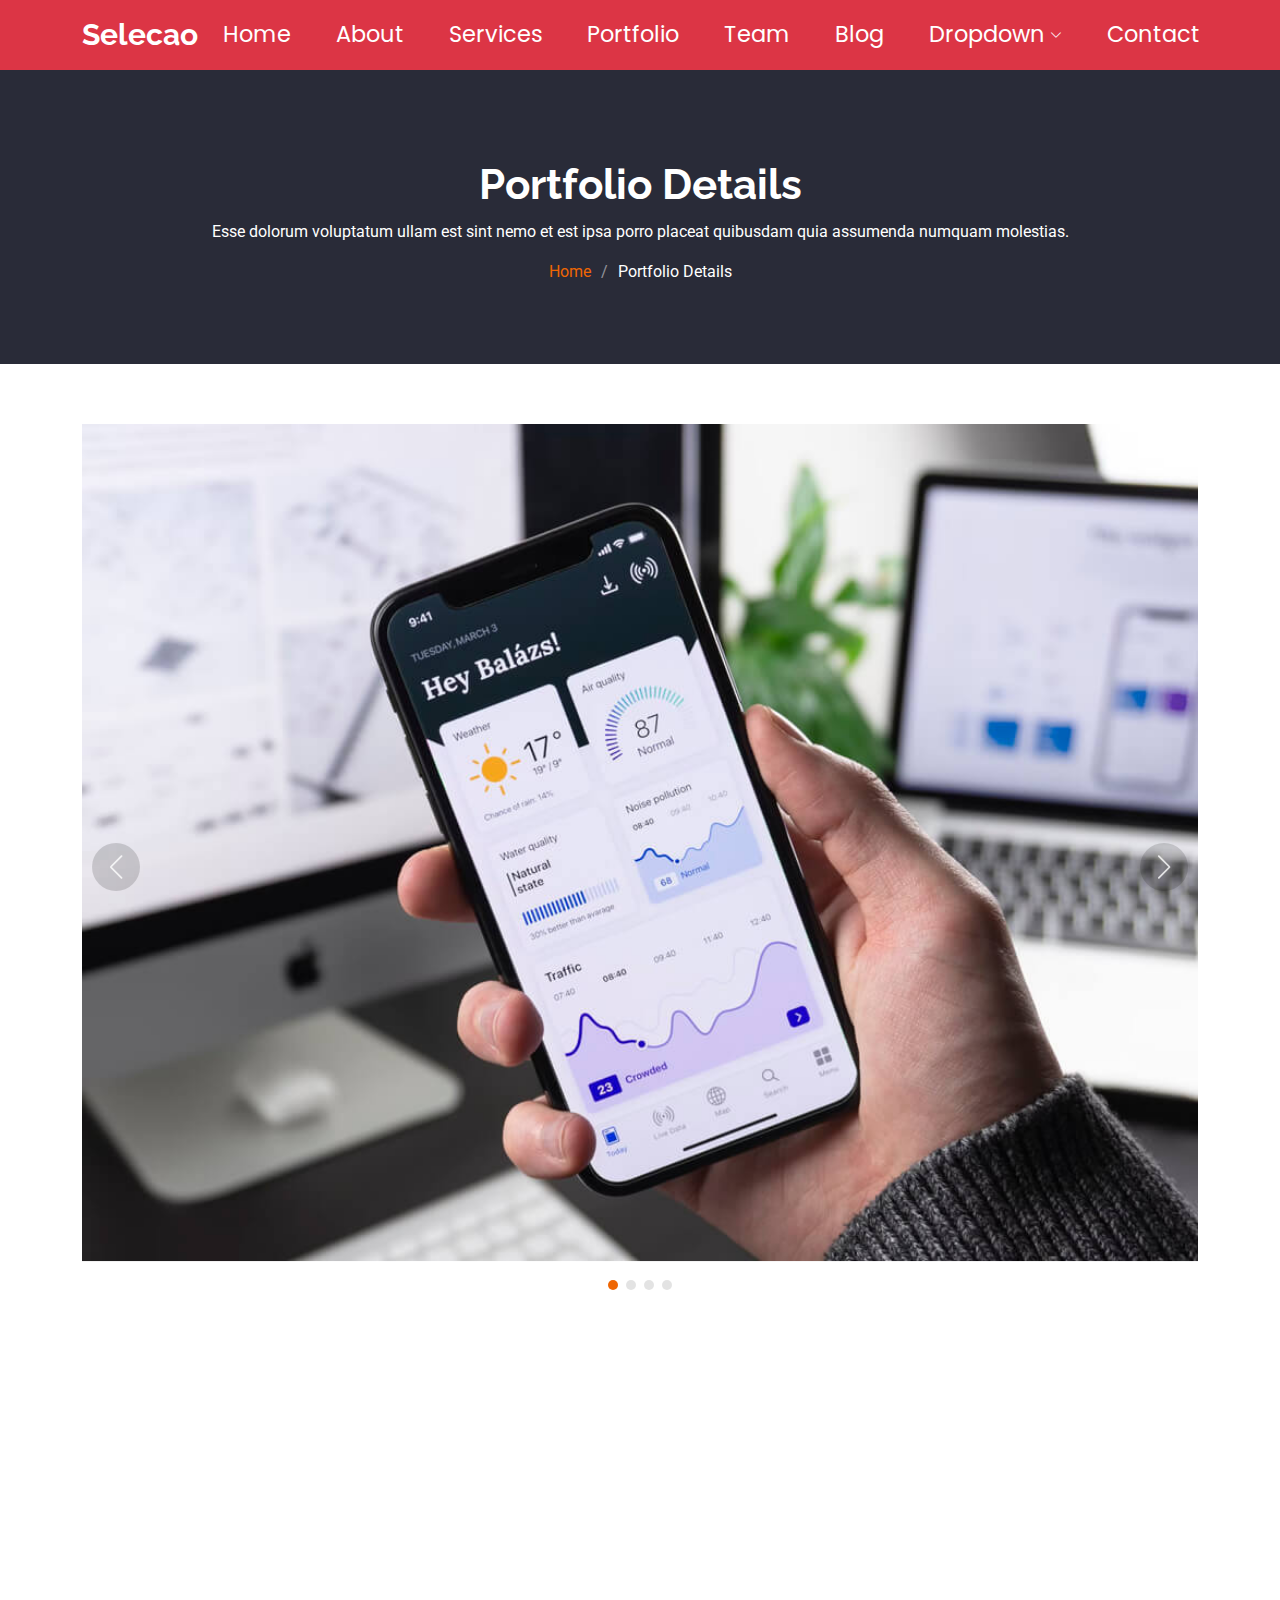
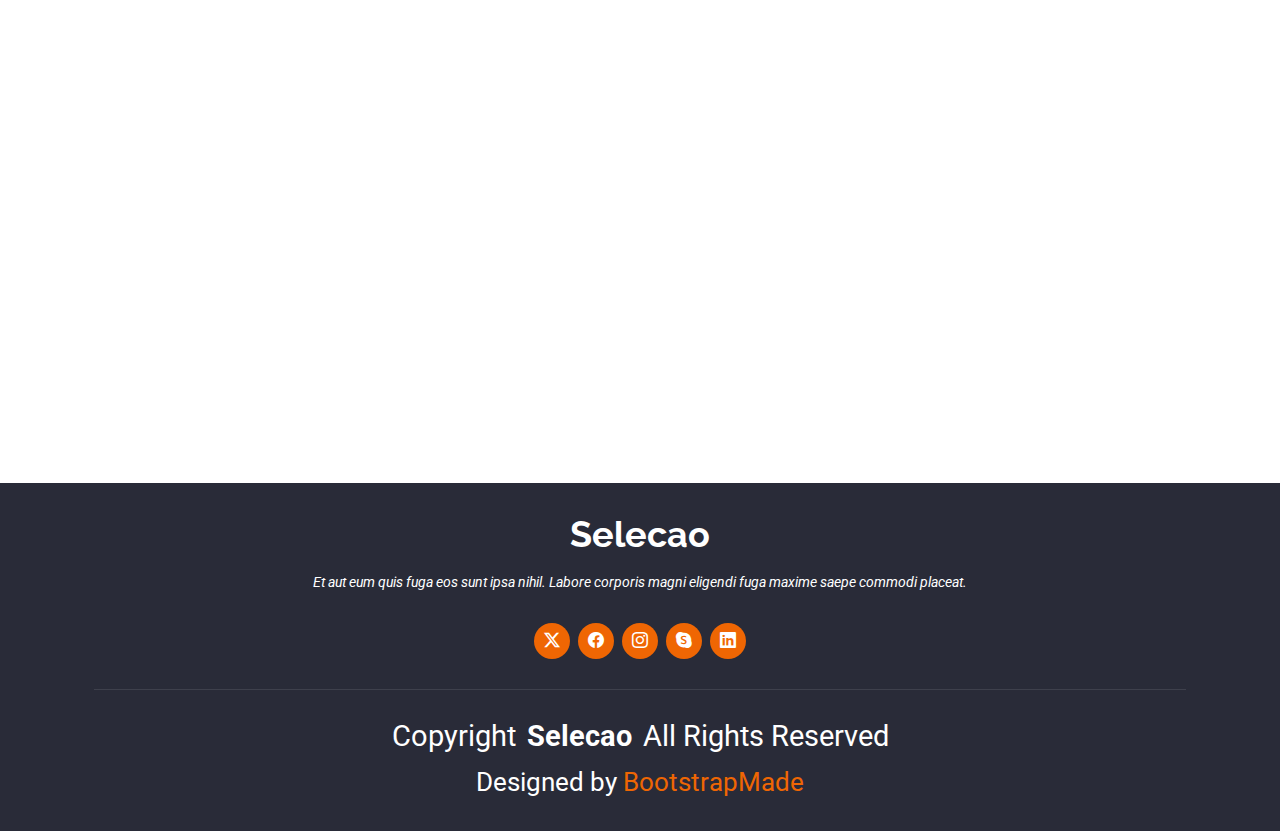
<file: portfolio-details.html>
<!DOCTYPE html>
<html lang="en">

<head>
  <meta charset="utf-8">
  <meta content="width=device-width, initial-scale=1.0" name="viewport">
  <title>Portfolio Details - Selecao Bootstrap Template</title>
  <meta name="description" content="">
  <meta name="keywords" content="">

  <!-- Favicons -->
  <link href="assets/img/favicon.png" rel="icon">
  <link href="assets/img/apple-touch-icon.png" rel="apple-touch-icon">

  <!-- Fonts -->
  <link href="https://fonts.googleapis.com" rel="preconnect">
  <link href="https://fonts.gstatic.com" rel="preconnect" crossorigin>
  <link href="https://fonts.googleapis.com/css2?family=Roboto:ital,wght@0,100;0,300;0,400;0,500;0,700;0,900;1,100;1,300;1,400;1,500;1,700;1,900&family=Poppins:ital,wght@0,100;0,200;0,300;0,400;0,500;0,600;0,700;0,800;0,900;1,100;1,200;1,300;1,400;1,500;1,600;1,700;1,800;1,900&family=Raleway:ital,wght@0,100;0,200;0,300;0,400;0,500;0,600;0,700;0,800;0,900;1,100;1,200;1,300;1,400;1,500;1,600;1,700;1,800;1,900&display=swap" rel="stylesheet">

  <!-- Vendor CSS Files -->
  <link href="assets/vendor/bootstrap/css/bootstrap.min.css" rel="stylesheet">
  <link href="assets/vendor/bootstrap-icons/bootstrap-icons.css" rel="stylesheet">
  <link href="assets/vendor/aos/aos.css" rel="stylesheet">
  <link href="assets/vendor/animate.css/animate.min.css" rel="stylesheet">
  <link href="assets/vendor/glightbox/css/glightbox.min.css" rel="stylesheet">
  <link href="assets/vendor/swiper/swiper-bundle.min.css" rel="stylesheet">

  <!-- Main CSS File -->
  <link href="assets/css/main.css" rel="stylesheet">

  <!-- =======================================================
  * Template Name: Selecao
  * Template URL: https://bootstrapmade.com/selecao-bootstrap-template/
  * Updated: Aug 07 2024 with Bootstrap v5.3.3
  * Author: BootstrapMade.com
  * License: https://bootstrapmade.com/license/
  ======================================================== -->
</head>

<body class="portfolio-details-page">

  <header id="header" class="header d-flex align-items-center fixed-top">
    <div class="container-fluid container-xl position-relative d-flex align-items-center justify-content-between">

      <a href="index.html" class="logo d-flex align-items-center">
        <!-- Uncomment the line below if you also wish to use an image logo -->
        <!-- <img src="assets/img/logo.png" alt=""> -->
        <h1 class="sitename">Selecao</h1>
      </a>

      <nav id="navmenu" class="navmenu">
        <ul>
          <li><a href="#hero">Home</a></li>
          <li><a href="#about">About</a></li>
          <li><a href="#services">Services</a></li>
          <li><a href="#portfolio">Portfolio</a></li>
          <li><a href="#team">Team</a></li>
          <li><a href="blog.html">Blog</a></li>
          <li class="dropdown"><a href="#"><span>Dropdown</span> <i class="bi bi-chevron-down toggle-dropdown"></i></a>
            <ul>
              <li><a href="#">Dropdown 1</a></li>
              <li class="dropdown"><a href="#"><span>Deep Dropdown</span> <i class="bi bi-chevron-down toggle-dropdown"></i></a>
                <ul>
                  <li><a href="#">Deep Dropdown 1</a></li>
                  <li><a href="#">Deep Dropdown 2</a></li>
                  <li><a href="#">Deep Dropdown 3</a></li>
                  <li><a href="#">Deep Dropdown 4</a></li>
                  <li><a href="#">Deep Dropdown 5</a></li>
                </ul>
              </li>
              <li><a href="#">Dropdown 2</a></li>
              <li><a href="#">Dropdown 3</a></li>
              <li><a href="#">Dropdown 4</a></li>
            </ul>
          </li>
          <li><a href="#contact">Contact</a></li>
        </ul>
        <i class="mobile-nav-toggle d-xl-none bi bi-list"></i>
      </nav>

    </div>
  </header>

  <main class="main">

    <!-- Page Title -->
    <div class="page-title dark-background">
      <div class="container position-relative">
        <h1>Portfolio Details</h1>
        <p>Esse dolorum voluptatum ullam est sint nemo et est ipsa porro placeat quibusdam quia assumenda numquam molestias.</p>
        <nav class="breadcrumbs">
          <ol>
            <li><a href="index.html">Home</a></li>
            <li class="current">Portfolio Details</li>
          </ol>
        </nav>
      </div>
    </div><!-- End Page Title -->

    <!-- Portfolio Details Section -->
    <section id="portfolio-details" class="portfolio-details section">

      <div class="container" data-aos="fade-up">

        <div class="portfolio-details-slider swiper init-swiper">
          <script type="application/json" class="swiper-config">
            {
              "loop": true,
              "speed": 600,
              "autoplay": {
                "delay": 5000
              },
              "slidesPerView": "auto",
              "navigation": {
                "nextEl": ".swiper-button-next",
                "prevEl": ".swiper-button-prev"
              },
              "pagination": {
                "el": ".swiper-pagination",
                "type": "bullets",
                "clickable": true
              }
            }
          </script>
          <div class="swiper-wrapper align-items-center">

            <div class="swiper-slide">
              <img src="assets/img/portfolio/app-1.jpg" alt="">
            </div>

            <div class="swiper-slide">
              <img src="assets/img/portfolio/product-1.jpg" alt="">
            </div>

            <div class="swiper-slide">
              <img src="assets/img/portfolio/branding-1.jpg" alt="">
            </div>

            <div class="swiper-slide">
              <img src="assets/img/portfolio/books-1.jpg" alt="">
            </div>

          </div>
          <div class="swiper-button-prev"></div>
          <div class="swiper-button-next"></div>
          <div class="swiper-pagination"></div>
        </div>

        <div class="row justify-content-between gy-4 mt-4">

          <div class="col-lg-8" data-aos="fade-up">
            <div class="portfolio-description">
              <h2>This is an example of portfolio details</h2>
              <p>
                Autem ipsum nam porro corporis rerum. Quis eos dolorem eos itaque inventore commodi labore quia quia. Exercitationem repudiandae officiis neque suscipit non officia eaque itaque enim. Voluptatem officia accusantium nesciunt est omnis tempora consectetur dignissimos. Sequi nulla at esse enim cum deserunt eius.
              </p>
              <p>
                Amet consequatur qui dolore veniam voluptatem voluptatem sit. Non aspernatur atque natus ut cum nam et. Praesentium error dolores rerum minus sequi quia veritatis eum. Eos et doloribus doloremque nesciunt molestiae laboriosam.
              </p>

              <div class="testimonial-item">
                <p>
                  <i class="bi bi-quote quote-icon-left"></i>
                  <span>Export tempor illum tamen malis malis eram quae irure esse labore quem cillum quid cillum eram malis quorum velit fore eram velit sunt aliqua noster fugiat irure amet legam anim culpa.</span>
                  <i class="bi bi-quote quote-icon-right"></i>
                </p>
                <div>
                  <img src="assets/img/testimonials/testimonials-2.jpg" class="testimonial-img" alt="">
                  <h3>Sara Wilsson</h3>
                  <h4>Designer</h4>
                </div>
              </div>

              <p>
                Impedit ipsum quae et aliquid doloribus et voluptatem quasi. Perspiciatis occaecati earum et magnam animi. Quibusdam non qui ea vitae suscipit vitae sunt. Repudiandae incidunt cumque minus deserunt assumenda tempore. Delectus voluptas necessitatibus est.
              </p>

              <p>
                Sunt voluptatum sapiente facilis quo odio aut ipsum repellat debitis. Molestiae et autem libero. Explicabo et quod necessitatibus similique quis dolor eum. Numquam eaque praesentium rem et qui nesciunt.
              </p>

            </div>
          </div>

          <div class="col-lg-3" data-aos="fade-up" data-aos-delay="100">
            <div class="portfolio-info">
              <h3>Project information</h3>
              <ul>
                <li><strong>Category</strong> Web design</li>
                <li><strong>Client</strong> ASU Company</li>
                <li><strong>Project date</strong> 01 March, 2020</li>
                <li><strong>Project URL</strong> <a href="#">www.example.com</a></li>
                <li><a href="#" class="btn-visit align-self-start">Visit Website</a></li>
              </ul>
            </div>
          </div>

        </div>

      </div>

    </section><!-- /Portfolio Details Section -->

  </main>

  <footer id="footer" class="footer dark-background">
    <div class="container">
      <h3 class="sitename">Selecao</h3>
      <p>Et aut eum quis fuga eos sunt ipsa nihil. Labore corporis magni eligendi fuga maxime saepe commodi placeat.</p>
      <div class="social-links d-flex justify-content-center">
        <a href=""><i class="bi bi-twitter-x"></i></a>
        <a href=""><i class="bi bi-facebook"></i></a>
        <a href=""><i class="bi bi-instagram"></i></a>
        <a href=""><i class="bi bi-skype"></i></a>
        <a href=""><i class="bi bi-linkedin"></i></a>
      </div>
      <div class="container">
        <div class="copyright">
          <span>Copyright</span> <strong class="px-1 sitename">Selecao</strong> <span>All Rights Reserved</span>
        </div>
        <div class="credits">
          <!-- All the links in the footer should remain intact. -->
          <!-- You can delete the links only if you've purchased the pro version. -->
          <!-- Licensing information: https://bootstrapmade.com/license/ -->
          <!-- Purchase the pro version with working PHP/AJAX contact form: [buy-url] -->
          Designed by <a href="https://bootstrapmade.com/">BootstrapMade</a>
        </div>
      </div>
    </div>
  </footer>

  <!-- Scroll Top -->
  <a href="#" id="scroll-top" class="scroll-top d-flex align-items-center justify-content-center"><i class="bi bi-arrow-up-short"></i></a>

  <!-- Preloader -->
  <div id="preloader"></div>

  <!-- Vendor JS Files -->
  <script src="assets/vendor/bootstrap/js/bootstrap.bundle.min.js"></script>
  <script src="assets/vendor/php-email-form/validate.js"></script>
  <script src="assets/vendor/aos/aos.js"></script>
  <script src="assets/vendor/glightbox/js/glightbox.min.js"></script>
  <script src="assets/vendor/imagesloaded/imagesloaded.pkgd.min.js"></script>
  <script src="assets/vendor/isotope-layout/isotope.pkgd.min.js"></script>
  <script src="assets/vendor/swiper/swiper-bundle.min.js"></script>

  <!-- Main JS File -->
  <script src="assets/js/main.js"></script>

</body>

</html>
</file>
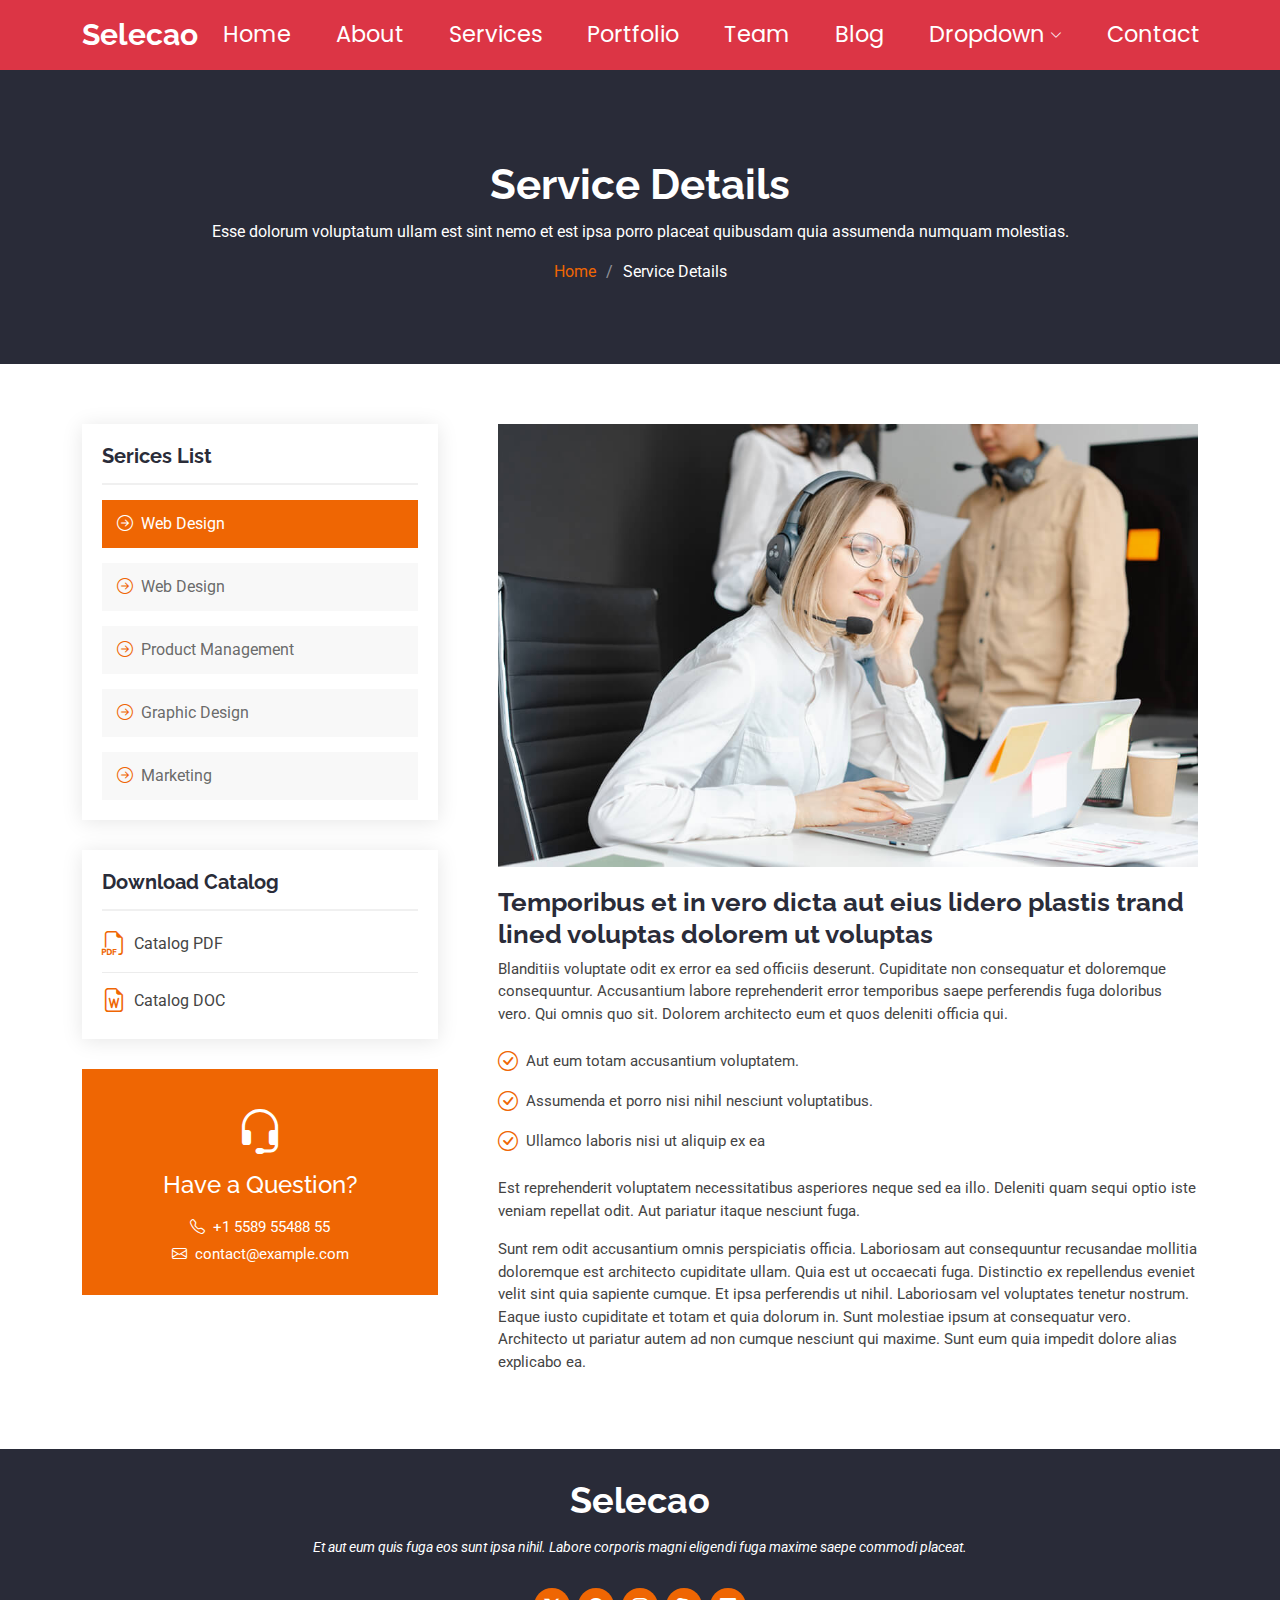
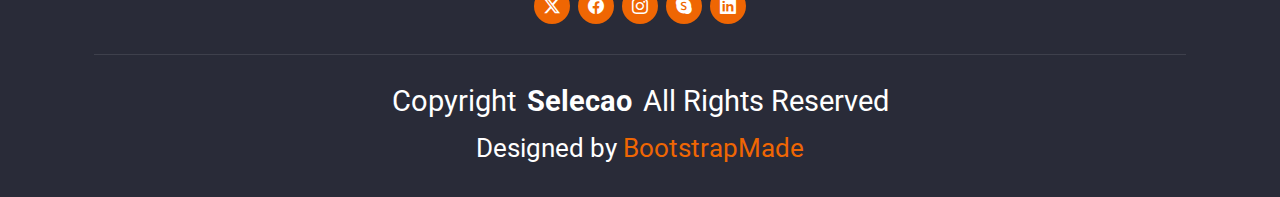
<file: service-details.html>
<!DOCTYPE html>
<html lang="en">

<head>
  <meta charset="utf-8">
  <meta content="width=device-width, initial-scale=1.0" name="viewport">
  <title>Service Details - Selecao Bootstrap Template</title>
  <meta name="description" content="">
  <meta name="keywords" content="">

  <!-- Favicons -->
  <link href="assets/img/favicon.png" rel="icon">
  <link href="assets/img/apple-touch-icon.png" rel="apple-touch-icon">

  <!-- Fonts -->
  <link href="https://fonts.googleapis.com" rel="preconnect">
  <link href="https://fonts.gstatic.com" rel="preconnect" crossorigin>
  <link href="https://fonts.googleapis.com/css2?family=Roboto:ital,wght@0,100;0,300;0,400;0,500;0,700;0,900;1,100;1,300;1,400;1,500;1,700;1,900&family=Poppins:ital,wght@0,100;0,200;0,300;0,400;0,500;0,600;0,700;0,800;0,900;1,100;1,200;1,300;1,400;1,500;1,600;1,700;1,800;1,900&family=Raleway:ital,wght@0,100;0,200;0,300;0,400;0,500;0,600;0,700;0,800;0,900;1,100;1,200;1,300;1,400;1,500;1,600;1,700;1,800;1,900&display=swap" rel="stylesheet">

  <!-- Vendor CSS Files -->
  <link href="assets/vendor/bootstrap/css/bootstrap.min.css" rel="stylesheet">
  <link href="assets/vendor/bootstrap-icons/bootstrap-icons.css" rel="stylesheet">
  <link href="assets/vendor/aos/aos.css" rel="stylesheet">
  <link href="assets/vendor/animate.css/animate.min.css" rel="stylesheet">
  <link href="assets/vendor/glightbox/css/glightbox.min.css" rel="stylesheet">
  <link href="assets/vendor/swiper/swiper-bundle.min.css" rel="stylesheet">

  <!-- Main CSS File -->
  <link href="assets/css/main.css" rel="stylesheet">

  <!-- =======================================================
  * Template Name: Selecao
  * Template URL: https://bootstrapmade.com/selecao-bootstrap-template/
  * Updated: Aug 07 2024 with Bootstrap v5.3.3
  * Author: BootstrapMade.com
  * License: https://bootstrapmade.com/license/
  ======================================================== -->
</head>

<body class="service-details-page">

  <header id="header" class="header d-flex align-items-center fixed-top">
    <div class="container-fluid container-xl position-relative d-flex align-items-center justify-content-between">

      <a href="index.html" class="logo d-flex align-items-center">
        <!-- Uncomment the line below if you also wish to use an image logo -->
        <!-- <img src="assets/img/logo.png" alt=""> -->
        <h1 class="sitename">Selecao</h1>
      </a>

      <nav id="navmenu" class="navmenu">
        <ul>
          <li><a href="#hero">Home</a></li>
          <li><a href="#about">About</a></li>
          <li><a href="#services">Services</a></li>
          <li><a href="#portfolio">Portfolio</a></li>
          <li><a href="#team">Team</a></li>
          <li><a href="blog.html">Blog</a></li>
          <li class="dropdown"><a href="#"><span>Dropdown</span> <i class="bi bi-chevron-down toggle-dropdown"></i></a>
            <ul>
              <li><a href="#">Dropdown 1</a></li>
              <li class="dropdown"><a href="#"><span>Deep Dropdown</span> <i class="bi bi-chevron-down toggle-dropdown"></i></a>
                <ul>
                  <li><a href="#">Deep Dropdown 1</a></li>
                  <li><a href="#">Deep Dropdown 2</a></li>
                  <li><a href="#">Deep Dropdown 3</a></li>
                  <li><a href="#">Deep Dropdown 4</a></li>
                  <li><a href="#">Deep Dropdown 5</a></li>
                </ul>
              </li>
              <li><a href="#">Dropdown 2</a></li>
              <li><a href="#">Dropdown 3</a></li>
              <li><a href="#">Dropdown 4</a></li>
            </ul>
          </li>
          <li><a href="#contact">Contact</a></li>
        </ul>
        <i class="mobile-nav-toggle d-xl-none bi bi-list"></i>
      </nav>

    </div>
  </header>

  <main class="main">

    <!-- Page Title -->
    <div class="page-title dark-background">
      <div class="container position-relative">
        <h1>Service Details</h1>
        <p>Esse dolorum voluptatum ullam est sint nemo et est ipsa porro placeat quibusdam quia assumenda numquam molestias.</p>
        <nav class="breadcrumbs">
          <ol>
            <li><a href="index.html">Home</a></li>
            <li class="current">Service Details</li>
          </ol>
        </nav>
      </div>
    </div><!-- End Page Title -->

    <!-- Service Details Section -->
    <section id="service-details" class="service-details section">

      <div class="container">

        <div class="row gy-5">

          <div class="col-lg-4" data-aos="fade-up" data-aos-delay="100">

            <div class="service-box">
              <h4>Serices List</h4>
              <div class="services-list">
                <a href="#" class="active"><i class="bi bi-arrow-right-circle"></i><span>Web Design</span></a>
                <a href="#"><i class="bi bi-arrow-right-circle"></i><span>Web Design</span></a>
                <a href="#"><i class="bi bi-arrow-right-circle"></i><span>Product Management</span></a>
                <a href="#"><i class="bi bi-arrow-right-circle"></i><span>Graphic Design</span></a>
                <a href="#"><i class="bi bi-arrow-right-circle"></i><span>Marketing</span></a>
              </div>
            </div><!-- End Services List -->

            <div class="service-box">
              <h4>Download Catalog</h4>
              <div class="download-catalog">
                <a href="#"><i class="bi bi-filetype-pdf"></i><span>Catalog PDF</span></a>
                <a href="#"><i class="bi bi-file-earmark-word"></i><span>Catalog DOC</span></a>
              </div>
            </div><!-- End Services List -->

            <div class="help-box d-flex flex-column justify-content-center align-items-center">
              <i class="bi bi-headset help-icon"></i>
              <h4>Have a Question?</h4>
              <p class="d-flex align-items-center mt-2 mb-0"><i class="bi bi-telephone me-2"></i> <span>+1 5589 55488 55</span></p>
              <p class="d-flex align-items-center mt-1 mb-0"><i class="bi bi-envelope me-2"></i> <a href="mailto:contact@example.com">contact@example.com</a></p>
            </div>

          </div>

          <div class="col-lg-8 ps-lg-5" data-aos="fade-up" data-aos-delay="200">
            <img src="assets/img/services.jpg" alt="" class="img-fluid services-img">
            <h3>Temporibus et in vero dicta aut eius lidero plastis trand lined voluptas dolorem ut voluptas</h3>
            <p>
              Blanditiis voluptate odit ex error ea sed officiis deserunt. Cupiditate non consequatur et doloremque consequuntur. Accusantium labore reprehenderit error temporibus saepe perferendis fuga doloribus vero. Qui omnis quo sit. Dolorem architecto eum et quos deleniti officia qui.
            </p>
            <ul>
              <li><i class="bi bi-check-circle"></i> <span>Aut eum totam accusantium voluptatem.</span></li>
              <li><i class="bi bi-check-circle"></i> <span>Assumenda et porro nisi nihil nesciunt voluptatibus.</span></li>
              <li><i class="bi bi-check-circle"></i> <span>Ullamco laboris nisi ut aliquip ex ea</span></li>
            </ul>
            <p>
              Est reprehenderit voluptatem necessitatibus asperiores neque sed ea illo. Deleniti quam sequi optio iste veniam repellat odit. Aut pariatur itaque nesciunt fuga.
            </p>
            <p>
              Sunt rem odit accusantium omnis perspiciatis officia. Laboriosam aut consequuntur recusandae mollitia doloremque est architecto cupiditate ullam. Quia est ut occaecati fuga. Distinctio ex repellendus eveniet velit sint quia sapiente cumque. Et ipsa perferendis ut nihil. Laboriosam vel voluptates tenetur nostrum. Eaque iusto cupiditate et totam et quia dolorum in. Sunt molestiae ipsum at consequatur vero. Architecto ut pariatur autem ad non cumque nesciunt qui maxime. Sunt eum quia impedit dolore alias explicabo ea.
            </p>
          </div>

        </div>

      </div>

    </section><!-- /Service Details Section -->

  </main>

  <footer id="footer" class="footer dark-background">
    <div class="container">
      <h3 class="sitename">Selecao</h3>
      <p>Et aut eum quis fuga eos sunt ipsa nihil. Labore corporis magni eligendi fuga maxime saepe commodi placeat.</p>
      <div class="social-links d-flex justify-content-center">
        <a href=""><i class="bi bi-twitter-x"></i></a>
        <a href=""><i class="bi bi-facebook"></i></a>
        <a href=""><i class="bi bi-instagram"></i></a>
        <a href=""><i class="bi bi-skype"></i></a>
        <a href=""><i class="bi bi-linkedin"></i></a>
      </div>
      <div class="container">
        <div class="copyright">
          <span>Copyright</span> <strong class="px-1 sitename">Selecao</strong> <span>All Rights Reserved</span>
        </div>
        <div class="credits">
          <!-- All the links in the footer should remain intact. -->
          <!-- You can delete the links only if you've purchased the pro version. -->
          <!-- Licensing information: https://bootstrapmade.com/license/ -->
          <!-- Purchase the pro version with working PHP/AJAX contact form: [buy-url] -->
          Designed by <a href="https://bootstrapmade.com/">BootstrapMade</a>
        </div>
      </div>
    </div>
  </footer>

  <!-- Scroll Top -->
  <a href="#" id="scroll-top" class="scroll-top d-flex align-items-center justify-content-center"><i class="bi bi-arrow-up-short"></i></a>

  <!-- Preloader -->
  <div id="preloader"></div>

  <!-- Vendor JS Files -->
  <script src="assets/vendor/bootstrap/js/bootstrap.bundle.min.js"></script>
  <script src="assets/vendor/php-email-form/validate.js"></script>
  <script src="assets/vendor/aos/aos.js"></script>
  <script src="assets/vendor/glightbox/js/glightbox.min.js"></script>
  <script src="assets/vendor/imagesloaded/imagesloaded.pkgd.min.js"></script>
  <script src="assets/vendor/isotope-layout/isotope.pkgd.min.js"></script>
  <script src="assets/vendor/swiper/swiper-bundle.min.js"></script>

  <!-- Main JS File -->
  <script src="assets/js/main.js"></script>

</body>

</html>
</file>
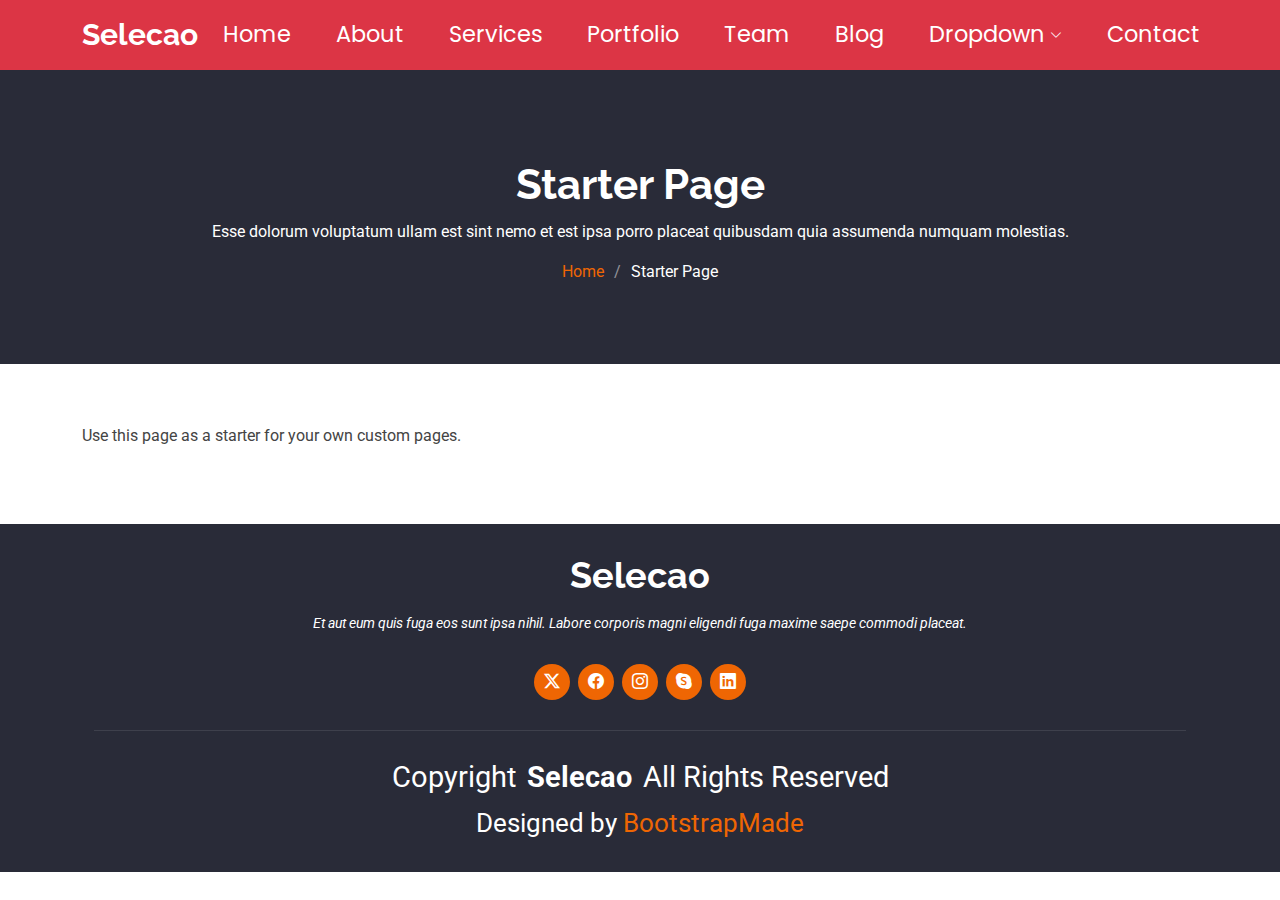
<file: starter-page.html>
<!DOCTYPE html>
<html lang="en">

<head>
  <meta charset="utf-8">
  <meta content="width=device-width, initial-scale=1.0" name="viewport">
  <title>Starter Page - Selecao Bootstrap Template</title>
  <meta name="description" content="">
  <meta name="keywords" content="">

  <!-- Favicons -->
  <link href="assets/img/favicon.png" rel="icon">
  <link href="assets/img/apple-touch-icon.png" rel="apple-touch-icon">

  <!-- Fonts -->
  <link href="https://fonts.googleapis.com" rel="preconnect">
  <link href="https://fonts.gstatic.com" rel="preconnect" crossorigin>
  <link href="https://fonts.googleapis.com/css2?family=Roboto:ital,wght@0,100;0,300;0,400;0,500;0,700;0,900;1,100;1,300;1,400;1,500;1,700;1,900&family=Poppins:ital,wght@0,100;0,200;0,300;0,400;0,500;0,600;0,700;0,800;0,900;1,100;1,200;1,300;1,400;1,500;1,600;1,700;1,800;1,900&family=Raleway:ital,wght@0,100;0,200;0,300;0,400;0,500;0,600;0,700;0,800;0,900;1,100;1,200;1,300;1,400;1,500;1,600;1,700;1,800;1,900&display=swap" rel="stylesheet">

  <!-- Vendor CSS Files -->
  <link href="assets/vendor/bootstrap/css/bootstrap.min.css" rel="stylesheet">
  <link href="assets/vendor/bootstrap-icons/bootstrap-icons.css" rel="stylesheet">
  <link href="assets/vendor/aos/aos.css" rel="stylesheet">
  <link href="assets/vendor/animate.css/animate.min.css" rel="stylesheet">
  <link href="assets/vendor/glightbox/css/glightbox.min.css" rel="stylesheet">
  <link href="assets/vendor/swiper/swiper-bundle.min.css" rel="stylesheet">

  <!-- Main CSS File -->
  <link href="assets/css/main.css" rel="stylesheet">

  <!-- =======================================================
  * Template Name: Selecao
  * Template URL: https://bootstrapmade.com/selecao-bootstrap-template/
  * Updated: Aug 07 2024 with Bootstrap v5.3.3
  * Author: BootstrapMade.com
  * License: https://bootstrapmade.com/license/
  ======================================================== -->
</head>

<body class="starter-page-page">

  <header id="header" class="header d-flex align-items-center fixed-top">
    <div class="container-fluid container-xl position-relative d-flex align-items-center justify-content-between">

      <a href="index.html" class="logo d-flex align-items-center">
        <!-- Uncomment the line below if you also wish to use an image logo -->
        <!-- <img src="assets/img/logo.png" alt=""> -->
        <h1 class="sitename">Selecao</h1>
      </a>

      <nav id="navmenu" class="navmenu">
        <ul>
          <li><a href="#hero">Home</a></li>
          <li><a href="#about">About</a></li>
          <li><a href="#services">Services</a></li>
          <li><a href="#portfolio">Portfolio</a></li>
          <li><a href="#team">Team</a></li>
          <li><a href="blog.html">Blog</a></li>
          <li class="dropdown"><a href="#"><span>Dropdown</span> <i class="bi bi-chevron-down toggle-dropdown"></i></a>
            <ul>
              <li><a href="#">Dropdown 1</a></li>
              <li class="dropdown"><a href="#"><span>Deep Dropdown</span> <i class="bi bi-chevron-down toggle-dropdown"></i></a>
                <ul>
                  <li><a href="#">Deep Dropdown 1</a></li>
                  <li><a href="#">Deep Dropdown 2</a></li>
                  <li><a href="#">Deep Dropdown 3</a></li>
                  <li><a href="#">Deep Dropdown 4</a></li>
                  <li><a href="#">Deep Dropdown 5</a></li>
                </ul>
              </li>
              <li><a href="#">Dropdown 2</a></li>
              <li><a href="#">Dropdown 3</a></li>
              <li><a href="#">Dropdown 4</a></li>
            </ul>
          </li>
          <li><a href="#contact">Contact</a></li>
        </ul>
        <i class="mobile-nav-toggle d-xl-none bi bi-list"></i>
      </nav>

    </div>
  </header>

  <main class="main">

    <!-- Page Title -->
    <div class="page-title dark-background">
      <div class="container position-relative">
        <h1>Starter Page</h1>
        <p>Esse dolorum voluptatum ullam est sint nemo et est ipsa porro placeat quibusdam quia assumenda numquam molestias.</p>
        <nav class="breadcrumbs">
          <ol>
            <li><a href="index.html">Home</a></li>
            <li class="current">Starter Page</li>
          </ol>
        </nav>
      </div>
    </div><!-- End Page Title -->

    <!-- Starter Section Section -->
    <section id="starter-section" class="starter-section section">

      <div class="container" data-aos="fade-up">
        <p>Use this page as a starter for your own custom pages.</p>
      </div>

    </section><!-- /Starter Section Section -->

  </main>

  <footer id="footer" class="footer dark-background">
    <div class="container">
      <h3 class="sitename">Selecao</h3>
      <p>Et aut eum quis fuga eos sunt ipsa nihil. Labore corporis magni eligendi fuga maxime saepe commodi placeat.</p>
      <div class="social-links d-flex justify-content-center">
        <a href=""><i class="bi bi-twitter-x"></i></a>
        <a href=""><i class="bi bi-facebook"></i></a>
        <a href=""><i class="bi bi-instagram"></i></a>
        <a href=""><i class="bi bi-skype"></i></a>
        <a href=""><i class="bi bi-linkedin"></i></a>
      </div>
      <div class="container">
        <div class="copyright">
          <span>Copyright</span> <strong class="px-1 sitename">Selecao</strong> <span>All Rights Reserved</span>
        </div>
        <div class="credits">
          <!-- All the links in the footer should remain intact. -->
          <!-- You can delete the links only if you've purchased the pro version. -->
          <!-- Licensing information: https://bootstrapmade.com/license/ -->
          <!-- Purchase the pro version with working PHP/AJAX contact form: [buy-url] -->
          Designed by <a href="https://bootstrapmade.com/">BootstrapMade</a>
        </div>
      </div>
    </div>
  </footer>

  <!-- Scroll Top -->
  <a href="#" id="scroll-top" class="scroll-top d-flex align-items-center justify-content-center"><i class="bi bi-arrow-up-short"></i></a>

  <!-- Preloader -->
  <div id="preloader"></div>

  <!-- Vendor JS Files -->
  <script src="assets/vendor/bootstrap/js/bootstrap.bundle.min.js"></script>
  <script src="assets/vendor/php-email-form/validate.js"></script>
  <script src="assets/vendor/aos/aos.js"></script>
  <script src="assets/vendor/glightbox/js/glightbox.min.js"></script>
  <script src="assets/vendor/imagesloaded/imagesloaded.pkgd.min.js"></script>
  <script src="assets/vendor/isotope-layout/isotope.pkgd.min.js"></script>
  <script src="assets/vendor/swiper/swiper-bundle.min.js"></script>

  <!-- Main JS File -->
  <script src="assets/js/main.js"></script>

</body>

</html>
</file>
<file: assets/css/main.css>
/**
* Template Name: Selecao
* Template URL: https://bootstrapmade.com/selecao-bootstrap-template/
* Updated: Aug 07 2024 with Bootstrap v5.3.3
* Author: BootstrapMade.com
* License: https://bootstrapmade.com/license/
*/

/*--------------------------------------------------------------
# Font & Color Variables
# Help: https://bootstrapmade.com/color-system/
--------------------------------------------------------------*/
/* Fonts */
:root {
  --default-font: "Roboto",  system-ui, -apple-system, "Segoe UI", Roboto, "Helvetica Neue", Arial, "Noto Sans", "Liberation Sans", sans-serif, "Apple Color Emoji", "Segoe UI Emoji", "Segoe UI Symbol", "Noto Color Emoji";
  --heading-font: "Raleway",  sans-serif;
  --nav-font: "Poppins",  sans-serif;
}

/* Global Colors - The following color variables are used throughout the website. Updating them here will change the color scheme of the entire website */
:root { 
  --background-color: #ffffff; /* Background color for the entire website, including individual sections */
  --default-color: rgb(68, 68, 68); /* Default color used for the majority of the text content across the entire website */
  --heading-color: #2a2c39; /* Color for headings, subheadings and title throughout the website */
  --accent-color: #ef6603; /* Accent color that represents your brand on the website. It's used for buttons, links, and other elements that need to stand out */
  --surface-color: #ffffff; /* The surface color is used as a background of boxed elements within sections, such as cards, icon boxes, or other elements that require a visual separation from the global background. */
  --contrast-color: #ffffff; /* Contrast color for text, ensuring readability against backgrounds of accent, heading, or default colors. */
}

/* Nav Menu Colors - The following color variables are used specifically for the navigation menu. They are separate from the global colors to allow for more customization options */
:root {
  --nav-color: #ffffff;  /* The default color of the main navmenu links */
  --nav-hover-color: rgb(239, 102, 3); /* Applied to main navmenu links when they are hovered over or active */
  --nav-mobile-background-color: #ffffff; /* Used as the background color for mobile navigation menu */
  --nav-dropdown-background-color: #ffffff; /* Used as the background color for dropdown items that appear when hovering over primary navigation items */
  --nav-dropdown-color: #060606; /* Used for navigation links of the dropdown items in the navigation menu. */
  --nav-dropdown-hover-color: #ef6603; /* Similar to --nav-hover-color, this color is applied to dropdown navigation links when they are hovered over. */
}

/* Color Presets - These classes override global colors when applied to any section or element, providing reuse of the sam color scheme. */

.light-background {
  --background-color: #f9f9f9;
  --surface-color: #ffffff;
}

.dark-background {
  --background-color: #292b38;
  --default-color: #ffffff;
  --heading-color: #ffffff;
  --surface-color: #404356;
  --contrast-color: #ffffff;
}

/* Smooth scroll */
:root {
  scroll-behavior: smooth;
}

/*--------------------------------------------------------------
# General Styling & Shared Classes
--------------------------------------------------------------*/
body {
  color: var(--default-color);
  background-color: var(--background-color);
  font-family: var(--default-font);
}

a {
  color: var(--accent-color);
  text-decoration: none;
  transition: 0.3s;
}

a:hover {
  color: color-mix(in srgb, var(--accent-color), transparent 25%);
  text-decoration: none;
}

h1,
h2,
h3,
h4,
h5,
h6 {
  color: var(--heading-color);
  font-family: var(--heading-font);
}

/* PHP Email Form Messages
------------------------------*/
.php-email-form .error-message {
  display: none;
  background: #df1529;
  color: #ffffff;
  text-align: left;
  padding: 15px;
  margin-bottom: 24px;
  font-weight: 600;
}

.php-email-form .sent-message {
  display: none;
  color: #ffffff;
  background: #059652;
  text-align: center;
  padding: 15px;
  margin-bottom: 24px;
  font-weight: 600;
}

.php-email-form .loading {
  display: none;
  background: var(--surface-color);
  text-align: center;
  padding: 15px;
  margin-bottom: 24px;
}

.php-email-form .loading:before {
  content: "";
  display: inline-block;
  border-radius: 50%;
  width: 24px;
  height: 24px;
  margin: 0 10px -6px 0;
  border: 3px solid var(--accent-color);
  border-top-color: var(--surface-color);
  animation: php-email-form-loading 1s linear infinite;
}

@keyframes php-email-form-loading {
  0% {
    transform: rotate(0deg);
  }

  100% {
    transform: rotate(360deg);
  }
}

/*--------------------------------------------------------------
# Global Header
--------------------------------------------------------------*/
.header {
  --background-color: #dc3545;
  --heading-color: rgb(255, 255, 255);
  color: var(--default-color);
  background-color: var(--background-color);
  padding: 10px 0;
  transition: all 0.5s;
  z-index: 997;
}

.header a:hover>h1,
  .header .active,
  .header .active:focus {
    background-color: var(--nav-hover-color);
  }

.header .logo {
  line-height: 1;
}

.header .logo img {
  max-height: 32px;
  margin-right: 8px;
}

.header .logo h1 {
  font-size: 30px;
  margin: 0;
  font-weight: 700;
  color: var(--heading-color);
}

.scrolled .header {
  box-shadow: 0px 0 18px rgba(0, 0, 0, 0.1);
}

/* Global Header on Scroll
------------------------------*/
.scrolled .header {
  --background-color: rgba(42, 44, 57, 0.9);
}

/*--------------------------------------------------------------
# Navigation Menu
--------------------------------------------------------------*/
/* Navmenu - Desktop */
@media (min-width: 1200px) {
  .navmenu {
    padding: 0;
  }

  .navmenu ul {
    margin: 0;
    padding: 0;
    display: flex;
    list-style: none;
    align-items: center;
  }

  .navmenu li {
    position: relative;
    margin-left: 5px;
  }

  .navmenu a,
  .navmenu a:focus {
    color: var(--nav-color);
    padding: 8px 20px;
    font-size: 1.4rem;
    font-family: var(--nav-font);
    font-weight: 400;
    display: flex;
    align-items: center;
    justify-content: space-between;
    white-space: nowrap;
    transition: 0.3s;
    border-radius: 50px;
  }

  .navmenu a i,
  .navmenu a:focus i {
    font-size: 12px;
    line-height: 0;
    margin-left: 5px;
    transition: 0.3s;
  }

  .navmenu li:hover>a,
  .navmenu .active,
  .navmenu .active:focus {
    background-color: var(--nav-hover-color);
  }

  .navmenu .dropdown ul {
    margin: 0;
    padding: 10px 0;
    background: var(--nav-dropdown-background-color);
    display: block;
    position: absolute;
    visibility: hidden;
    left: 0;
    top: 130%;
    opacity: 0;
    transition: 0.3s;
    border-radius: 15px;
    z-index: 99;
    box-shadow: 0px 0px 30px rgba(0, 0, 0, 0.1);
  }

  .navmenu .dropdown ul li {
    min-width: 200px;
    margin-left: 0;
  }

  .navmenu .dropdown ul a {
    padding: 10px 20px;
    font-size: 1.2rem;
    text-transform: none;
    color: var(--nav-dropdown-color);
  }

  .navmenu .dropdown ul a i {
    font-size: 12px;
  }

  .navmenu .dropdown ul a:hover,
  .navmenu .dropdown ul .active:hover,
  .navmenu .dropdown ul li:hover>a {
    background-color: transparent;
    color: var(--nav-hover-color);
  }

  .navmenu .dropdown:hover>ul {
    opacity: 1;
    top: 105%;
    visibility: visible;
  }

  .navmenu .dropdown .dropdown ul {
    top: 0;
    left: -90%;
    visibility: hidden;
  }

  .navmenu .dropdown .dropdown:hover>ul {
    opacity: 1;
    top: 0;
    left: -100%;
    visibility: visible;
  }
}

/* Navmenu - Mobile */
@media (max-width: 1199px) {
  .mobile-nav-toggle {
    color: var(--nav-color);
    font-size: 28px;
    line-height: 0;
    margin-right: 10px;
    cursor: pointer;
    transition: color 0.3s;
  }

  .navmenu {
    padding: 0;
    z-index: 9997;
  }

  .navmenu ul {
    display: none;
    list-style: none;
    position: absolute;
    inset: 60px 20px 20px 20px;
    padding: 10px 0;
    margin: 0;
    border-radius: 6px;
    background-color: var(--nav-mobile-background-color);
    overflow-y: auto;
    transition: 0.3s;
    z-index: 9998;
    box-shadow: 0px 0px 30px rgba(0, 0, 0, 0.1);
  }

  .navmenu a,
  .navmenu a:focus {
    color: var(--nav-dropdown-color);
    padding: 10px 20px;
    font-family: var(--nav-font);
    font-size: 17px;
    font-weight: 500;
    display: flex;
    align-items: center;
    justify-content: space-between;
    white-space: nowrap;
    transition: 0.3s;
  }

  .navmenu a i,
  .navmenu a:focus i {
    font-size: 12px;
    line-height: 0;
    margin-left: 5px;
    width: 30px;
    height: 30px;
    display: flex;
    align-items: center;
    justify-content: center;
    border-radius: 50%;
    transition: 0.3s;
    background-color: color-mix(in srgb, var(--accent-color), transparent 90%);
  }

  .navmenu a i:hover,
  .navmenu a:focus i:hover {
    background-color: var(--accent-color);
    color: var(--contrast-color);
  }

  .navmenu a:hover,
  .navmenu .active,
  .navmenu .active:focus {
    color: var(--nav-dropdown-hover-color);
  }

  .navmenu .active i,
  .navmenu .active:focus i {
    background-color: var(--accent-color);
    color: var(--contrast-color);
    transform: rotate(180deg);
  }

  .navmenu .dropdown ul {
    position: static;
    display: none;
    z-index: 99;
    padding: 10px 0;
    margin: 10px 20px;
    background-color: var(--nav-dropdown-background-color);
    border: 1px solid color-mix(in srgb, var(--default-color), transparent 90%);
    box-shadow: none;
    transition: all 0.5s ease-in-out;
  }

  .navmenu .dropdown ul ul {
    background-color: rgba(33, 37, 41, 0.1);
  }

  .navmenu .dropdown>.dropdown-active {
    display: block;
    background-color: rgba(33, 37, 41, 0.03);
  }

  .mobile-nav-active {
    overflow: hidden;
  }

  .mobile-nav-active .mobile-nav-toggle {
    color: #fff;
    position: absolute;
    font-size: 32px;
    top: 15px;
    right: 15px;
    margin-right: 0;
    z-index: 9999;
  }

  .mobile-nav-active .navmenu {
    position: fixed;
    overflow: hidden;
    inset: 0;
    background: rgba(33, 37, 41, 0.8);
    transition: 0.3s;
  }

  .mobile-nav-active .navmenu>ul {
    display: block;
  }
}

/*--------------------------------------------------------------
# Global Footer
--------------------------------------------------------------*/
.footer {
  color: var(--default-color);
  background-color: var(--background-color);
  font-size: 14px;
  text-align: center;
  padding: 30px 0;
  position: relative;
}

.footer h3 {
  font-size: 36px;
  font-weight: 700;
  position: relative;
  padding: 0;
  margin: 0 0 15px 0;
}

.footer p {
  font-size: 15;
  font-style: italic;
  padding: 0;
  margin: 0 0 30px 0;
}

.footer .social-links {
  margin: 0 0 30px 0;
}

.footer .social-links a {
  font-size: 16px;
  display: flex;
  align-items: center;
  justify-content: center;
  background: var(--accent-color);
  color: var(--contrast-color);
  line-height: 1;
  margin: 0 4px;
  border-radius: 50%;
  text-align: center;
  width: 36px;
  height: 36px;
  transition: 0.3s;
}

.footer .social-links a:hover {
  background: color-mix(in srgb, var(--accent-color), transparent 20%);
  text-decoration: none;
}

.footer .copyright {
  padding-top: 25px;
  border-top: 1px solid color-mix(in srgb, var(--default-color), transparent 90%);
  font-size: 1.8rem;
}

.footer .credits {
  font-size: 1.6rem;
  padding-top: 5px;
}

/*--------------------------------------------------------------
# Preloader
--------------------------------------------------------------*/
#preloader {
  position: fixed;
  inset: 0;
  z-index: 9999;
  overflow: hidden;
  background-color: var(--background-color);
  transition: all 0.6s ease-out;
  width: 100%;
  height: 100vh;
}

#preloader:before,
#preloader:after {
  content: "";
  position: absolute;
  border: 4px solid var(--accent-color);
  border-radius: 50%;
  animation: animate-preloader 2s cubic-bezier(0, 0.2, 0.8, 1) infinite;
}

#preloader:after {
  animation-delay: -0.5s;
}

@keyframes animate-preloader {
  0% {
    width: 10px;
    height: 10px;
    top: calc(50% - 5px);
    left: calc(50% - 5px);
    opacity: 1;
  }

  100% {
    width: 72px;
    height: 72px;
    top: calc(50% - 36px);
    left: calc(50% - 36px);
    opacity: 0;
  }
}

/*--------------------------------------------------------------
# Scroll Top Button
--------------------------------------------------------------*/
.scroll-top {
  position: fixed;
  visibility: hidden;
  opacity: 0;
  right: 15px;
  bottom: -15px;
  z-index: 99999;
  background-color: var(--accent-color);
  width: 44px;
  height: 44px;
  border-radius: 50px;
  transition: all 0.4s;
}

.scroll-top i {
  font-size: 24px;
  color: var(--contrast-color);
  line-height: 0;
}

.scroll-top:hover {
  background-color: color-mix(in srgb, var(--accent-color), transparent 20%);
  color: var(--contrast-color);
}

.scroll-top.active {
  visibility: visible;
  opacity: 1;
  bottom: 15px;
}

/*--------------------------------------------------------------
# Disable aos animation delay on mobile devices
--------------------------------------------------------------*/
@media screen and (max-width: 768px) {
  [data-aos-delay] {
    transition-delay: 0 !important;
  }
}

/*--------------------------------------------------------------
# Global Page Titles & Breadcrumbs
--------------------------------------------------------------*/
.page-title {
  color: var(--default-color);
  background-color: var(--background-color);
  background-size: cover;
  background-position: center;
  background-repeat: no-repeat;
  padding: 160px 0 80px 0;
  text-align: center;
  position: relative;
}

.page-title:before {
  content: "";
  background-color: color-mix(in srgb, var(--background-color), transparent 50%);
  position: absolute;
  inset: 0;
}

.page-title h1 {
  font-size: 42px;
  font-weight: 700;
  margin-bottom: 10px;
}

.page-title .breadcrumbs ol {
  display: flex;
  flex-wrap: wrap;
  list-style: none;
  justify-content: center;
  padding: 0;
  margin: 0;
  font-size: 16px;
  font-weight: 400;
}

.page-title .breadcrumbs ol li+li {
  padding-left: 10px;
}

.page-title .breadcrumbs ol li+li::before {
  content: "/";
  display: inline-block;
  padding-right: 10px;
  color: color-mix(in srgb, var(--default-color), transparent 50%);
}

/*--------------------------------------------------------------
# Global Sections
--------------------------------------------------------------*/
section,
.section {
  color: var(--default-color);
  background-color: var(--background-color);
  padding: 60px 0;
  scroll-margin-top: 77px;
  overflow: clip;
}

/*--------------------------------------------------------------
# Global Section Titles
--------------------------------------------------------------*/
.section-title {
  padding-bottom: 60px;
  position: relative;
}

.section-title h2 {
  font-size: 14px;
  font-weight: 500;
  padding: 0;
  line-height: 1px;
  margin: 0;
  letter-spacing: 1.5px;
  text-transform: uppercase;
  color: color-mix(in srgb, var(--default-color), transparent 50%);
  position: relative;
}

.section-title h2::after {
  content: "";
  width: 120px;
  height: 1px;
  display: inline-block;
  background: var(--accent-color);
  margin: 4px 10px;
}

.section-title p {
  color: var(--heading-color);
  margin: 0;
  font-size: 28px;
  font-weight: 700;
  text-transform: uppercase;
  font-family: var(--heading-font);
}

/*--------------------------------------------------------------
# Hero Section
--------------------------------------------------------------*/
.hero {
  width: 100%;
  overflow: hidden;
  position: relative;
  background: linear-gradient(0deg, var(--background-color) 0%, color-mix(in srgb, var(--background-color) 90%, white 10%) 100%);
  padding: 0;
  display: flex;
  flex-direction: column;
  justify-content: end;
  align-items: center;
}

.hero .carousel-container {
  display: flex;
  justify-content: center;
  align-items: center;
  flex-direction: column;
  text-align: center;
  position: relative;
  min-height: 75vh;
  padding-top: 70px;
}

.hero h2 {
  margin-bottom: 30px;
  font-size: 48px;
  font-weight: 700;
}

.hero h2 span {
  text-decoration: underline;
}

.hero p {
  max-width: 80%;
  animation-delay: 0.4s;
  margin: 0 auto 30px auto;
}

.hero .carousel-control-prev,
.hero .carousel-control-next {
  width: 10%;
}

.hero .carousel-control-next-icon,
.hero .carousel-control-prev-icon {
  background: none;
  font-size: 48px;
  line-height: 1;
  width: auto;
  height: auto;
}

.hero .btn-get-started {
  font-weight: 500;
  font-size: 14px;
  letter-spacing: 1px;
  display: inline-block;
  padding: 12px 32px;
  border-radius: 50px;
  transition: 0.5s;
  line-height: 1;
  margin: 10px;
  animation-delay: 0.8s;
  color: var(--default-color);
  border: 2px solid var(--accent-color);
}

.hero .btn-get-started:hover {
  background: var(--accent-color);
  color: var(--contrast-color);
  text-decoration: none;
}

@media (min-width: 1024px) {
  .hero p {
    max-width: 60%;
  }

  .hero .carousel-control-prev,
  .hero .carousel-control-next {
    width: 5%;
  }
}

@media (max-width: 768px) {
  .hero .carousel-container {
    min-height: 90vh;
  }

  .hero h2 {
    font-size: 28px;
  }
}

.hero .hero-waves {
  display: block;
  width: 100%;
  height: 60px;
  position: relative;
}

.hero .wave1 use {
  animation: move-forever1 10s linear infinite;
  animation-delay: -2s;
  fill: var(--default-color);
  opacity: 0.6;
}

.hero .wave2 use {
  animation: move-forever2 8s linear infinite;
  animation-delay: -2s;
  fill: var(--default-color);
  opacity: 0.4;
}

.hero .wave3 use {
  animation: move-forever3 6s linear infinite;
  animation-delay: -2s;
  fill: var(--default-color);
}

@keyframes move-forever1 {
  0% {
    transform: translate(85px, 0%);
  }

  100% {
    transform: translate(-90px, 0%);
  }
}

@keyframes move-forever2 {
  0% {
    transform: translate(-90px, 0%);
  }

  100% {
    transform: translate(85px, 0%);
  }
}

@keyframes move-forever3 {
  0% {
    transform: translate(-90px, 0%);
  }

  100% {
    transform: translate(85px, 0%);
  }
}

/*--------------------------------------------------------------
# About Section
--------------------------------------------------------------*/
.about ul {
  list-style: none;
  padding: 0;
}

.about ul li {
  padding-bottom: 5px;
  display: flex;
  align-items: center;
}

.about ul i {
  font-size: 20px;
  padding-right: 4px;
  color: var(--accent-color);
}

.about .read-more {
  background: var(--accent-color);
  color: var(--contrast-color);
  font-family: var(--heading-font);
  font-weight: 500;
  font-size: 16px;
  letter-spacing: 1px;
  padding: 10px 28px;
  border-radius: 5px;
  transition: 0.3s;
  display: inline-flex;
  align-items: center;
  justify-content: center;
}

.about .read-more i {
  font-size: 18px;
  margin-left: 5px;
  line-height: 0;
  transition: 0.3s;
}

.about .read-more:hover {
  background: color-mix(in srgb, var(--accent-color), transparent 20%);
}

.about .read-more:hover i {
  transform: translate(5px, 0);
}

/*--------------------------------------------------------------
# Features Section
--------------------------------------------------------------*/
.features .nav-tabs {
  border: 0;
}

.features .nav-link {
  background-color: var(--surface-color);
  color: var(--heading-color);
  border: 1px solid color-mix(in srgb, var(--default-color), transparent 85%);
  padding: 15px 20px;
  transition: 0.3s;
  border-radius: 0;
  display: flex;
  align-items: center;
  justify-content: center;
  cursor: pointer;
  height: 100%;
}

.features .nav-link i {
  padding-right: 15px;
  font-size: 48px;
}

.features .nav-link h4 {
  font-size: 18px;
  font-weight: 600;
  margin: 0;
}

.features .nav-link:hover {
  color: var(--accent-color);
  border-color: var(--accent-color);
}

.features .nav-link.active {
  background: var(--accent-color);
  color: var(--contrast-color);
  border-color: var(--accent-color);
}

.features .nav-link.active h4 {
  color: var(--contrast-color);
}

@media (max-width: 768px) {
  .features .nav-link i {
    padding: 0;
    line-height: 1;
    font-size: 36px;
  }
}

@media (max-width: 575px) {
  .features .nav-link {
    padding: 15px;
  }

  .features .nav-link i {
    font-size: 24px;
  }
}

.features .tab-content {
  margin-top: 30px;
}

.features .tab-pane h3 {
  color: var(--heading-color);
  font-weight: 700;
  font-size: 26px;
}

.features .tab-pane ul {
  list-style: none;
  padding: 0;
}

.features .tab-pane ul li {
  padding-bottom: 10px;
}

.features .tab-pane ul i {
  font-size: 20px;
  padding-right: 4px;
  color: var(--accent-color);
}

.features .tab-pane p:last-child {
  margin-bottom: 0;
}

/*--------------------------------------------------------------
# Call To Action Section
--------------------------------------------------------------*/
.call-to-action {
  padding: 80px 0;
  position: relative;
  clip-path: inset(0);
}

.call-to-action .container {
  position: relative;
  z-index: 3;
}

.call-to-action h3 {
  color: var(--default-color);
  font-size: 28px;
  font-weight: 700;
}

.call-to-action p {
  color: var(--default-color);
}

.call-to-action .cta-btn {
  font-family: var(--heading-font);
  font-weight: 500;
  font-size: 16px;
  letter-spacing: 1px;
  display: inline-block;
  padding: 12px 40px;
  border-radius: 50px;
  transition: 0.5s;
  margin: 10px;
  background: var(--accent-color);
  color: var(--contrast-color);
}

.call-to-action .cta-btn:hover {
  background: color-mix(in srgb, var(--accent-color) 90%, white 15%);
}

/*--------------------------------------------------------------
# Services Section
--------------------------------------------------------------*/
.services .service-item {
  background-color: var(--surface-color);
  box-shadow: 0 5px 30px 0 rgba(0, 0, 0, 0.1);
  padding: 60px 30px 60px 70px;
  transition: all ease-in-out 0.3s;
  border-radius: 18px;
  height: 100%;
  position: relative;
  overflow: hidden;
}

.services .service-item .icon {
  position: absolute;
  left: -20px;
  top: calc(50% - 30px);
}

.services .service-item .icon i {
  font-size: 64px;
  line-height: 1;
  transition: 0.5s;
}

.services .service-item h3 {
  font-weight: 700;
  margin: 10px 0 15px 0;
  font-size: 22px;
  transition: ease-in-out 0.3s;
}

.services .service-item p {
  line-height: 24px;
  font-size: 14px;
  margin-bottom: 0;
}

@media (min-width: 1365px) {
  .services .service-item:hover {
    transform: translateY(-10px);
  }

  .services .service-item:hover h3 {
    color: var(--accent-color);
  }
}

/*--------------------------------------------------------------
# Portfolio Section
--------------------------------------------------------------*/
.portfolio .portfolio-filters {
  padding: 0;
  margin: 0 auto 20px auto;
  list-style: none;
  text-align: center;
}

.portfolio .portfolio-filters li {
  cursor: pointer;
  display: inline-block;
  padding: 8px 20px 10px 20px;
  margin: 0;
  font-size: 15px;
  font-weight: 500;
  line-height: 1;
  margin-bottom: 5px;
  border-radius: 50px;
  transition: all 0.3s ease-in-out;
  font-family: var(--heading-font);
}

.portfolio .portfolio-filters li:hover,
.portfolio .portfolio-filters li.filter-active {
  color: var(--contrast-color);
  background-color: var(--accent-color);
}

.portfolio .portfolio-filters li:first-child {
  margin-left: 0;
}

.portfolio .portfolio-filters li:last-child {
  margin-right: 0;
}

@media (max-width: 575px) {
  .portfolio .portfolio-filters li {
    font-size: 14px;
    margin: 0 0 10px 0;
  }
}

.portfolio .portfolio-item {
  position: relative;
  overflow: hidden;
}

.portfolio .portfolio-item .portfolio-info {
  opacity: 0;
  position: absolute;
  left: 12px;
  right: 12px;
  bottom: -100%;
  z-index: 3;
  transition: all ease-in-out 0.5s;
  background: color-mix(in srgb, var(--surface-color), transparent 10%);
  padding: 15px;
}

.portfolio .portfolio-item .portfolio-info h4 {
  font-size: 18px;
  font-weight: 600;
  padding-right: 50px;
}

.portfolio .portfolio-item .portfolio-info p {
  color: color-mix(in srgb, var(--default-color), transparent 30%);
  font-size: 14px;
  margin-bottom: 0;
  padding-right: 50px;
}

.portfolio .portfolio-item .portfolio-info .preview-link,
.portfolio .portfolio-item .portfolio-info .details-link {
  position: absolute;
  right: 50px;
  font-size: 24px;
  top: calc(50% - 14px);
  color: color-mix(in srgb, var(--default-color), transparent 30%);
  transition: 0.3s;
  line-height: 0;
}

.portfolio .portfolio-item .portfolio-info .preview-link:hover,
.portfolio .portfolio-item .portfolio-info .details-link:hover {
  color: var(--accent-color);
}

.portfolio .portfolio-item .portfolio-info .details-link {
  right: 14px;
  font-size: 28px;
}

.portfolio .portfolio-item:hover .portfolio-info {
  opacity: 1;
  bottom: 0;
}

/*--------------------------------------------------------------
# Testimonials Section
--------------------------------------------------------------*/
.testimonials .testimonial-item {
  background-color: var(--surface-color);
  box-shadow: 0px 2px 15px rgba(0, 0, 0, 0.1);
  box-sizing: content-box;
  padding: 30px;
  margin: 30px 15px;
  position: relative;
  height: 100%;
}

.testimonials .testimonial-item .testimonial-img {
  width: 90px;
  border-radius: 50px;
  margin-right: 15px;
}

.testimonials .testimonial-item h3 {
  font-size: 18px;
  font-weight: bold;
  margin: 10px 0 5px 0;
}

.testimonials .testimonial-item h4 {
  font-size: 14px;
  color: color-mix(in srgb, var(--default-color), transparent 40%);
  margin: 0;
}

.testimonials .testimonial-item .stars {
  margin: 10px 0;
}

.testimonials .testimonial-item .stars i {
  color: #ffc107;
  margin: 0 1px;
}

.testimonials .testimonial-item .quote-icon-left,
.testimonials .testimonial-item .quote-icon-right {
  color: color-mix(in srgb, var(--accent-color), transparent 50%);
  font-size: 26px;
  line-height: 0;
}

.testimonials .testimonial-item .quote-icon-left {
  display: inline-block;
  left: -5px;
  position: relative;
}

.testimonials .testimonial-item .quote-icon-right {
  display: inline-block;
  right: -5px;
  position: relative;
  top: 10px;
  transform: scale(-1, -1);
}

.testimonials .testimonial-item p {
  font-style: italic;
  margin: 15px auto 15px auto;
}

.testimonials .swiper-wrapper {
  height: auto;
}

.testimonials .swiper-pagination {
  margin-top: 20px;
  position: relative;
}

.testimonials .swiper-pagination .swiper-pagination-bullet {
  width: 12px;
  height: 12px;
  background-color: color-mix(in srgb, var(--default-color), transparent 85%);
  opacity: 1;
}

.testimonials .swiper-pagination .swiper-pagination-bullet-active {
  background-color: var(--accent-color);
}

@media (max-width: 767px) {
  .testimonials .testimonial-wrap {
    padding-left: 0;
  }

  .testimonials .testimonial-item {
    padding: 30px;
    margin: 15px;
  }

  .testimonials .testimonial-item .testimonial-img {
    position: static;
    left: auto;
  }
}

/*--------------------------------------------------------------
# Pricing Section
--------------------------------------------------------------*/
.pricing .pricing-item {
  background-color: var(--surface-color);
  box-shadow: 0px 0px 4px rgba(0, 0, 0, 0.1);
  padding: 20px;
  text-align: center;
  border-radius: 5px;
  position: relative;
  overflow: hidden;
}

.pricing .pricing-item h3 {
  font-weight: 400;
  margin: -20px -20px 20px -20px;
  padding: 20px 15px;
  font-size: 16px;
  font-weight: 600;
  color: color-mix(in srgb, var(--default-color), transparent 20%);
  background: color-mix(in srgb, var(--default-color), transparent 95%);
}

.pricing .pricing-item h4 {
  font-size: 36px;
  font-weight: 600;
  font-family: var(--heading-font);
}

.pricing .pricing-item h4 sup {
  font-size: 20px;
  top: -15px;
  left: -3px;
}

.pricing .pricing-item h4 span {
  color: color-mix(in srgb, var(--default-color), transparent 40%);
  font-size: 16px;
  font-weight: 300;
}

.pricing .pricing-item ul {
  padding: 15px 0;
  list-style: none;
  text-align: center;
  line-height: 20px;
  font-size: 14px;
}

.pricing .pricing-item ul li {
  padding-bottom: 16px;
}

.pricing .pricing-item ul i {
  color: var(--accent-color);
  font-size: 18px;
  padding-right: 4px;
}

.pricing .pricing-item ul .na {
  color: color-mix(in srgb, var(--default-color), transparent 40%);
  text-decoration: line-through;
}

.pricing .btn-wrap {
  background: color-mix(in srgb, var(--default-color), transparent 95%);
  margin: 0 -20px -20px -20px;
  padding: 20px 15px;
  text-align: center;
}

.pricing .btn-buy {
  background: var(--accent-color);
  color: var(--contrast-color);
  display: inline-block;
  padding: 8px 35px 10px 35px;
  border-radius: 4px;
  transition: none;
  font-size: 14px;
  font-weight: 400;
  font-family: var(--heading-font);
  font-weight: 600;
  transition: 0.3s;
}

.pricing .btn-buy:hover {
  background: color-mix(in srgb, var(--accent-color), transparent 20%);
}

.pricing .featured h3 {
  background: var(--accent-color);
  color: var(--contrast-color);
}

.pricing .advanced {
  background: var(--accent-color);
  color: var(--contrast-color);
  width: 200px;
  position: absolute;
  top: 18px;
  right: -68px;
  transform: rotate(45deg);
  z-index: 1;
  font-size: 14px;
  padding: 1px 0 3px 0;
}

/*--------------------------------------------------------------
# Faq Section
--------------------------------------------------------------*/
.faq .content-subtitle {
  font-size: 15px;
  margin-bottom: 10px;
  display: block;
  color: var(--default-color);
}

.faq .content-title {
  color: var(--heading-color);
  font-size: 22px;
  margin-bottom: 30px;
}

.faq p {
  line-height: 1.7;
  color: var(--default-color);
}

.faq .custom-accordion .accordion-item {
  background-color: var(--surface-color);
  margin-bottom: 0px;
  position: relative;
  border-radius: 0px;
  overflow: hidden;
}

.faq .custom-accordion .accordion-item .btn-link {
  display: block;
  width: 100%;
  padding: 15px 0;
  text-decoration: none;
  text-align: left;
  color: var(--default-color);
  border: none;
  padding-left: 40px;
  border-radius: 0;
  position: relative;
  background-color: color-mix(in srgb, var(--default-color), transparent 94%);
}

.faq .custom-accordion .accordion-item .btn-link:before {
  content: "\f282";
  display: inline-block;
  font-family: "bootstrap-icons" !important;
  font-style: normal;
  font-weight: normal !important;
  font-variant: normal;
  text-transform: none;
  line-height: 1;
  vertical-align: -0.125em;
  -webkit-font-smoothing: antialiased;
  position: absolute;
  top: 50%;
  transform: translateY(-50%);
  left: 15px;
}

.faq .custom-accordion .accordion-item .btn-link[aria-expanded=true] {
  color: var(--accent-color);
}

.faq .custom-accordion .accordion-item .btn-link[aria-expanded=true]:before {
  font-family: "bootstrap-icons" !important;
  content: "\f286";
  position: absolute;
  color: var(--accent-color);
  top: 50%;
  transform: translateY(-50%);
}

.faq .custom-accordion .accordion-item .accordion-body {
  padding: 20px 20px 20px 20px;
  color: var(--default-color);
}

/*--------------------------------------------------------------
# Team Section
--------------------------------------------------------------*/
.team .team-member {
  background-color: var(--surface-color);
  overflow: hidden;
  border-radius: 5px;
  box-shadow: 0px 2px 15px rgba(0, 0, 0, 0.1);
  height: 100%;
}

.team .team-member .member-img {
  position: relative;
  overflow: hidden;
}

.team .team-member .social {
  position: absolute;
  left: 0;
  bottom: 30px;
  right: 0;
  opacity: 0;
  transition: ease-in-out 0.3s;
  text-align: center;
}

.team .team-member .social a {
  background: color-mix(in srgb, var(--contrast-color), transparent 25%);
  color: color-mix(in srgb, var(--default-color), transparent 20%);
  margin: 0 3px;
  border-radius: 4px;
  width: 36px;
  height: 36px;
  transition: ease-in-out 0.3s;
  display: inline-flex;
  justify-content: center;
  align-items: center;
}

.team .team-member .social a:hover {
  color: var(--contrast-color);
  background: var(--accent-color);
}

.team .team-member .social i {
  font-size: 18px;
  line-height: 0;
}

.team .team-member .member-info {
  padding: 25px 15px;
}

.team .team-member .member-info h4 {
  font-weight: 700;
  margin-bottom: 5px;
  font-size: 18px;
}

.team .team-member .member-info span {
  display: block;
  font-size: 13px;
  font-weight: 400;
  color: color-mix(in srgb, var(--default-color), transparent 40%);
}

.team .team-member:hover .social {
  opacity: 1;
  bottom: 15px;
}

/*--------------------------------------------------------------
# Recent Posts Section
--------------------------------------------------------------*/
.recent-posts article {
  background: var(--surface-color);
  box-shadow: 0 4px 16px rgba(0, 0, 0, 0.1);
  padding: 30px;
  height: 100%;
  border-radius: 10px;
  overflow: hidden;
}

.recent-posts .post-img {
  max-height: 240px;
  margin: -30px -30px 15px -30px;
  overflow: hidden;
}

.recent-posts .post-category {
  font-size: 16px;
  color: color-mix(in srgb, var(--default-color), transparent 50%);
  margin-bottom: 10px;
}

.recent-posts .title {
  font-size: 20px;
  font-weight: 700;
  padding: 0;
  margin: 0 0 20px 0;
}

.recent-posts .title a {
  color: var(--heading-color);
  transition: 0.3s;
}

.recent-posts .title a:hover {
  color: var(--accent-color);
}

.recent-posts .post-author-img {
  width: 50px;
  border-radius: 50%;
  margin-right: 15px;
}

.recent-posts .post-author {
  font-weight: 600;
  margin-bottom: 5px;
}

.recent-posts .post-date {
  font-size: 14px;
  color: color-mix(in srgb, var(--default-color), transparent 50%);
  margin-bottom: 0;
}

/*--------------------------------------------------------------
# Contact Section
--------------------------------------------------------------*/
.contact .info-item+.info-item {
  margin-top: 40px;
}

.contact .info-item i {
  color: var(--accent-color);
  background: color-mix(in srgb, var(--accent-color), transparent 92%);
  font-size: 20px;
  width: 44px;
  height: 44px;
  display: flex;
  justify-content: center;
  align-items: center;
  border-radius: 50px;
  transition: all 0.3s ease-in-out;
  margin-right: 15px;
}

.contact .info-item h3 {
  padding: 0;
  font-size: 18px;
  font-weight: 700;
  margin-bottom: 5px;
}

.contact .info-item p {
  padding: 0;
  margin-bottom: 0;
  font-size: 14px;
}

.contact .info-item:hover i {
  background: var(--accent-color);
  color: var(--contrast-color);
}

.contact .php-email-form {
  height: 100%;
}

.contact .php-email-form input[type=text],
.contact .php-email-form input[type=email],
.contact .php-email-form textarea {
  font-size: 14px;
  padding: 10px 15px;
  box-shadow: none;
  border-radius: 0;
  color: var(--default-color);
  background-color: color-mix(in srgb, var(--background-color), transparent 50%);
  border-color: color-mix(in srgb, var(--default-color), transparent 80%);
}

.contact .php-email-form input[type=text]:focus,
.contact .php-email-form input[type=email]:focus,
.contact .php-email-form textarea:focus {
  border-color: var(--accent-color);
}

.contact .php-email-form input[type=text]::placeholder,
.contact .php-email-form input[type=email]::placeholder,
.contact .php-email-form textarea::placeholder {
  color: color-mix(in srgb, var(--default-color), transparent 70%);
}

.contact .php-email-form button[type=submit] {
  color: var(--contrast-color);
  background: var(--accent-color);
  border: 0;
  padding: 10px 30px;
  transition: 0.4s;
  border-radius: 50px;
}

.contact .php-email-form button[type=submit]:hover {
  background: color-mix(in srgb, var(--accent-color), transparent 25%);
}

/*--------------------------------------------------------------
# Portfolio Details Section
--------------------------------------------------------------*/
.portfolio-details .portfolio-details-slider img {
  width: 100%;
}

.portfolio-details .swiper-wrapper {
  height: auto;
}

.portfolio-details .swiper-button-prev,
.portfolio-details .swiper-button-next {
  width: 48px;
  height: 48px;
}

.portfolio-details .swiper-button-prev:after,
.portfolio-details .swiper-button-next:after {
  color: rgba(255, 255, 255, 0.8);
  background-color: rgba(0, 0, 0, 0.15);
  font-size: 24px;
  border-radius: 50%;
  width: 48px;
  height: 48px;
  display: flex;
  align-items: center;
  justify-content: center;
  transition: 0.3s;
}

.portfolio-details .swiper-button-prev:hover:after,
.portfolio-details .swiper-button-next:hover:after {
  background-color: rgba(0, 0, 0, 0.3);
}

@media (max-width: 575px) {

  .portfolio-details .swiper-button-prev,
  .portfolio-details .swiper-button-next {
    display: none;
  }
}

.portfolio-details .swiper-pagination {
  margin-top: 20px;
  position: relative;
}

.portfolio-details .swiper-pagination .swiper-pagination-bullet {
  width: 10px;
  height: 10px;
  background-color: color-mix(in srgb, var(--default-color), transparent 85%);
  opacity: 1;
}

.portfolio-details .swiper-pagination .swiper-pagination-bullet-active {
  background-color: var(--accent-color);
}

.portfolio-details .portfolio-info h3 {
  font-size: 22px;
  font-weight: 700;
  margin-bottom: 20px;
  padding-bottom: 20px;
  position: relative;
}

.portfolio-details .portfolio-info h3:after {
  content: "";
  position: absolute;
  display: block;
  width: 50px;
  height: 3px;
  background: var(--accent-color);
  left: 0;
  bottom: 0;
}

.portfolio-details .portfolio-info ul {
  list-style: none;
  padding: 0;
  font-size: 15px;
}

.portfolio-details .portfolio-info ul li {
  display: flex;
  flex-direction: column;
  padding-bottom: 15px;
}

.portfolio-details .portfolio-info ul strong {
  text-transform: uppercase;
  font-weight: 400;
  color: color-mix(in srgb, var(--default-color), transparent 50%);
  font-size: 14px;
}

.portfolio-details .portfolio-info .btn-visit {
  padding: 8px 40px;
  background: var(--accent-color);
  color: var(--contrast-color);
  border-radius: 50px;
  transition: 0.3s;
}

.portfolio-details .portfolio-info .btn-visit:hover {
  background: color-mix(in srgb, var(--accent-color), transparent 20%);
}

.portfolio-details .portfolio-description h2 {
  font-size: 26px;
  font-weight: 700;
  margin-bottom: 20px;
}

.portfolio-details .portfolio-description p {
  padding: 0;
}

.portfolio-details .portfolio-description .testimonial-item {
  padding: 30px 30px 0 30px;
  position: relative;
  background: color-mix(in srgb, var(--default-color), transparent 97%);
  margin-bottom: 50px;
}

.portfolio-details .portfolio-description .testimonial-item .testimonial-img {
  width: 90px;
  border-radius: 50px;
  border: 6px solid var(--background-color);
  float: left;
  margin: 0 10px 0 0;
}

.portfolio-details .portfolio-description .testimonial-item h3 {
  font-size: 18px;
  font-weight: bold;
  margin: 15px 0 5px 0;
  padding-top: 20px;
}

.portfolio-details .portfolio-description .testimonial-item h4 {
  font-size: 14px;
  color: #6c757d;
  margin: 0;
}

.portfolio-details .portfolio-description .testimonial-item .quote-icon-left,
.portfolio-details .portfolio-description .testimonial-item .quote-icon-right {
  color: color-mix(in srgb, var(--accent-color), transparent 50%);
  font-size: 26px;
  line-height: 0;
}

.portfolio-details .portfolio-description .testimonial-item .quote-icon-left {
  display: inline-block;
  left: -5px;
  position: relative;
}

.portfolio-details .portfolio-description .testimonial-item .quote-icon-right {
  display: inline-block;
  right: -5px;
  position: relative;
  top: 10px;
  transform: scale(-1, -1);
}

.portfolio-details .portfolio-description .testimonial-item p {
  font-style: italic;
  margin: 0 0 15px 0 0 0;
  padding: 0;
}

/*--------------------------------------------------------------
# Service Details Section
--------------------------------------------------------------*/
.service-details .service-box {
  background-color: var(--surface-color);
  padding: 20px;
  box-shadow: 0px 2px 20px rgba(0, 0, 0, 0.1);
}

.service-details .service-box+.service-box {
  margin-top: 30px;
}

.service-details .service-box h4 {
  font-size: 20px;
  font-weight: 700;
  border-bottom: 2px solid color-mix(in srgb, var(--default-color), transparent 92%);
  padding-bottom: 15px;
  margin-bottom: 15px;
}

.service-details .services-list {
  background-color: var(--surface-color);
}

.service-details .services-list a {
  color: color-mix(in srgb, var(--default-color), transparent 20%);
  background-color: color-mix(in srgb, var(--default-color), transparent 96%);
  display: flex;
  align-items: center;
  padding: 12px 15px;
  margin-top: 15px;
  transition: 0.3s;
}

.service-details .services-list a:first-child {
  margin-top: 0;
}

.service-details .services-list a i {
  font-size: 16px;
  margin-right: 8px;
  color: var(--accent-color);
}

.service-details .services-list a.active {
  color: var(--contrast-color);
  background-color: var(--accent-color);
}

.service-details .services-list a.active i {
  color: var(--contrast-color);
}

.service-details .services-list a:hover {
  background-color: color-mix(in srgb, var(--accent-color), transparent 95%);
  color: var(--accent-color);
}

.service-details .download-catalog a {
  color: var(--default-color);
  display: flex;
  align-items: center;
  padding: 10px 0;
  transition: 0.3s;
  border-top: 1px solid color-mix(in srgb, var(--default-color), transparent 90%);
}

.service-details .download-catalog a:first-child {
  border-top: 0;
  padding-top: 0;
}

.service-details .download-catalog a:last-child {
  padding-bottom: 0;
}

.service-details .download-catalog a i {
  font-size: 24px;
  margin-right: 8px;
  color: var(--accent-color);
}

.service-details .download-catalog a:hover {
  color: var(--accent-color);
}

.service-details .help-box {
  background-color: var(--accent-color);
  color: var(--contrast-color);
  margin-top: 30px;
  padding: 30px 15px;
}

.service-details .help-box .help-icon {
  font-size: 48px;
}

.service-details .help-box h4,
.service-details .help-box a {
  color: var(--contrast-color);
}

.service-details .services-img {
  margin-bottom: 20px;
}

.service-details h3 {
  font-size: 26px;
  font-weight: 700;
}

.service-details p {
  font-size: 15px;
}

.service-details ul {
  list-style: none;
  padding: 0;
  font-size: 15px;
}

.service-details ul li {
  padding: 5px 0;
  display: flex;
  align-items: center;
}

.service-details ul i {
  font-size: 20px;
  margin-right: 8px;
  color: var(--accent-color);
}

/*--------------------------------------------------------------
# Starter Section Section
--------------------------------------------------------------*/
.starter-section {
  /* Add your styles here */
}

/*--------------------------------------------------------------
# Blog Posts Section
--------------------------------------------------------------*/
.blog-posts article {
  background-color: var(--surface-color);
  box-shadow: 0 4px 16px rgba(0, 0, 0, 0.1);
  padding: 30px;
  height: 100%;
  border-radius: 10px;
  overflow: hidden;
}

.blog-posts .post-img {
  max-height: 240px;
  margin: -30px -30px 15px -30px;
  overflow: hidden;
}

.blog-posts .post-category {
  font-size: 16px;
  color: color-mix(in srgb, var(--default-color), transparent 40%);
  margin-bottom: 10px;
}

.blog-posts .title {
  font-size: 20px;
  font-weight: 700;
  padding: 0;
  margin: 0 0 20px 0;
}

.blog-posts .title a {
  color: var(--heading-color);
  transition: 0.3s;
}

.blog-posts .title a:hover {
  color: var(--accent-color);
}

.blog-posts .post-author-img {
  width: 50px;
  border-radius: 50%;
  margin-right: 15px;
}

.blog-posts .post-author {
  font-weight: 600;
  margin-bottom: 5px;
}

.blog-posts .post-date {
  font-size: 14px;
  color: color-mix(in srgb, var(--default-color), transparent 40%);
  margin-bottom: 0;
}

/*--------------------------------------------------------------
# Blog Pagination Section
--------------------------------------------------------------*/
.blog-pagination {
  padding-top: 0;
  color: color-mix(in srgb, var(--default-color), transparent 40%);
}

.blog-pagination ul {
  display: flex;
  padding: 0;
  margin: 0;
  list-style: none;
}

.blog-pagination li {
  margin: 0 5px;
  transition: 0.3s;
}

.blog-pagination li a {
  color: var(--accent-color);
  display: flex;
  align-items: center;
  justify-content: center;
  width: 36px;
  height: 36px;
  border-radius: 50%;
  border: 1px solid var(--accent-color);
}

.blog-pagination li a.active,
.blog-pagination li a:hover {
  background: var(--accent-color);
  color: var(--contrast-color);
}

.blog-pagination li a.active a,
.blog-pagination li a:hover a {
  color: var(--contrast-color);
}

/*--------------------------------------------------------------
# Blog Details Section
--------------------------------------------------------------*/
.blog-details {
  padding-bottom: 30px;
}

.blog-details .article {
  background-color: var(--surface-color);
  padding: 30px;
  box-shadow: 0 4px 16px rgba(0, 0, 0, 0.1);
}

.blog-details .post-img {
  margin: -30px -30px 20px -30px;
  overflow: hidden;
}

.blog-details .title {
  color: var(--heading-color);
  font-size: 28px;
  font-weight: 700;
  padding: 0;
  margin: 30px 0;
}

.blog-details .content {
  margin-top: 20px;
}

.blog-details .content h3 {
  font-size: 22px;
  margin-top: 30px;
  font-weight: bold;
}

.blog-details .content blockquote {
  overflow: hidden;
  background-color: color-mix(in srgb, var(--default-color), transparent 95%);
  padding: 60px;
  position: relative;
  text-align: center;
  margin: 20px 0;
}

.blog-details .content blockquote p {
  color: var(--default-color);
  line-height: 1.6;
  margin-bottom: 0;
  font-style: italic;
  font-weight: 500;
  font-size: 22px;
}

.blog-details .content blockquote:after {
  content: "";
  position: absolute;
  left: 0;
  top: 0;
  bottom: 0;
  width: 3px;
  background-color: var(--accent-color);
  margin-top: 20px;
  margin-bottom: 20px;
}

.blog-details .meta-top {
  margin-top: 20px;
  color: color-mix(in srgb, var(--default-color), transparent 40%);
}

.blog-details .meta-top ul {
  display: flex;
  flex-wrap: wrap;
  list-style: none;
  align-items: center;
  padding: 0;
  margin: 0;
}

.blog-details .meta-top ul li+li {
  padding-left: 20px;
}

.blog-details .meta-top i {
  font-size: 16px;
  margin-right: 8px;
  line-height: 0;
  color: color-mix(in srgb, var(--default-color), transparent 40%);
}

.blog-details .meta-top a {
  color: color-mix(in srgb, var(--default-color), transparent 40%);
  font-size: 14px;
  display: inline-block;
  line-height: 1;
}

.blog-details .meta-bottom {
  padding-top: 10px;
  border-top: 1px solid color-mix(in srgb, var(--default-color), transparent 90%);
}

.blog-details .meta-bottom i {
  color: color-mix(in srgb, var(--default-color), transparent 40%);
  display: inline;
}

.blog-details .meta-bottom a {
  color: color-mix(in srgb, var(--default-color), transparent 40%);
  transition: 0.3s;
}

.blog-details .meta-bottom a:hover {
  color: var(--accent-color);
}

.blog-details .meta-bottom .cats {
  list-style: none;
  display: inline;
  padding: 0 20px 0 0;
  font-size: 14px;
}

.blog-details .meta-bottom .cats li {
  display: inline-block;
}

.blog-details .meta-bottom .tags {
  list-style: none;
  display: inline;
  padding: 0;
  font-size: 14px;
}

.blog-details .meta-bottom .tags li {
  display: inline-block;
}

.blog-details .meta-bottom .tags li+li::before {
  padding-right: 6px;
  color: var(--default-color);
  content: ",";
}

.blog-details .meta-bottom .share {
  font-size: 16px;
}

.blog-details .meta-bottom .share i {
  padding-left: 5px;
}

/*--------------------------------------------------------------
# Blog Comments Section
--------------------------------------------------------------*/
.blog-comments {
  padding: 10px 0;
}

.blog-comments .comments-count {
  font-weight: bold;
}

.blog-comments .comment {
  margin-top: 30px;
  position: relative;
}

.blog-comments .comment .comment-img {
  margin-right: 14px;
}

.blog-comments .comment .comment-img img {
  width: 60px;
}

.blog-comments .comment h5 {
  font-size: 16px;
  margin-bottom: 2px;
}

.blog-comments .comment h5 a {
  font-weight: bold;
  color: var(--default-color);
  transition: 0.3s;
}

.blog-comments .comment h5 a:hover {
  color: var(--accent-color);
}

.blog-comments .comment h5 .reply {
  padding-left: 10px;
  color: color-mix(in srgb, var(--default-color), transparent 20%);
}

.blog-comments .comment h5 .reply i {
  font-size: 20px;
}

.blog-comments .comment time {
  display: block;
  font-size: 14px;
  color: color-mix(in srgb, var(--default-color), transparent 40%);
  margin-bottom: 5px;
}

.blog-comments .comment.comment-reply {
  padding-left: 40px;
}

/*--------------------------------------------------------------
# Comment Form Section
--------------------------------------------------------------*/
.comment-form {
  padding-top: 10px;
}

.comment-form form {
  background-color: var(--surface-color);
  margin-top: 30px;
  padding: 30px;
  box-shadow: 0 4px 16px rgba(0, 0, 0, 0.1);
}

.comment-form form h4 {
  font-weight: bold;
  font-size: 22px;
}

.comment-form form p {
  font-size: 14px;
}

.comment-form form input {
  background-color: var(--surface-color);
  color: var(--default-color);
  border: 1px solid color-mix(in srgb, var(--default-color), transparent 70%);
  font-size: 14px;
  border-radius: 4px;
  padding: 10px 10px;
}

.comment-form form input:focus {
  color: var(--default-color);
  background-color: var(--surface-color);
  box-shadow: none;
  border-color: var(--accent-color);
}

.comment-form form input::placeholder {
  color: color-mix(in srgb, var(--default-color), transparent 50%);
}

.comment-form form textarea {
  background-color: var(--surface-color);
  color: var(--default-color);
  border: 1px solid color-mix(in srgb, var(--default-color), transparent 70%);
  border-radius: 4px;
  padding: 10px 10px;
  font-size: 14px;
  height: 120px;
}

.comment-form form textarea:focus {
  color: var(--default-color);
  box-shadow: none;
  border-color: var(--accent-color);
  background-color: var(--surface-color);
}

.comment-form form textarea::placeholder {
  color: color-mix(in srgb, var(--default-color), transparent 50%);
}

.comment-form form .form-group {
  margin-bottom: 25px;
}

.comment-form form .btn-primary {
  border-radius: 4px;
  padding: 10px 20px;
  border: 0;
  background-color: var(--accent-color);
  color: var(--contrast-color);
}

.comment-form form .btn-primary:hover {
  color: var(--contrast-color);
  background-color: color-mix(in srgb, var(--accent-color), transparent 20%);
}

/*--------------------------------------------------------------
# Widgets
--------------------------------------------------------------*/
.widgets-container {
  margin: 60px 0 30px 0;
}

.widget-title {
  color: var(--heading-color);
  font-size: 20px;
  font-weight: 600;
  padding: 0 0 0 10px;
  margin: 0 0 20px 0;
  border-left: 4px solid var(--accent-color);
}

.widget-item {
  margin-bottom: 30px;
  background-color: color-mix(in srgb, var(--default-color), transparent 98%);
  border: 1px solid color-mix(in srgb, var(--default-color), transparent 90%);
  padding: 30px;
  border-radius: 5px;
}

.widget-item:last-child {
  margin-bottom: 0;
}

.blog-author-widget img {
  max-width: 160px;
}

.blog-author-widget h4 {
  font-weight: 600;
  font-size: 24px;
  margin: 15px 0 0 0;
  padding: 0;
  color: color-mix(in srgb, var(--default-color), transparent 20%);
}

.blog-author-widget .social-links {
  margin: 5px 0;
}

.blog-author-widget .social-links a {
  color: color-mix(in srgb, var(--default-color), transparent 60%);
  margin: 0 3px;
  font-size: 18px;
}

.blog-author-widget .social-links a:hover {
  color: var(--accent-color);
}

.blog-author-widget p {
  font-style: italic;
  color: color-mix(in srgb, var(--default-color), transparent 30%);
  margin: 10px 0 0 0;
}

.search-widget form {
  background: var(--background-color);
  border: 1px solid color-mix(in srgb, var(--default-color), transparent 75%);
  padding: 3px 10px;
  position: relative;
  border-radius: 50px;
  transition: 0.3s;
}

.search-widget form input[type=text] {
  border: 0;
  padding: 4px 10px;
  border-radius: 4px;
  width: calc(100% - 40px);
  background-color: var(--background-color);
  color: var(--default-color);
}

.search-widget form input[type=text]:focus {
  outline: none;
}

.search-widget form button {
  background: none;
  color: var(--default-color);
  position: absolute;
  top: 0;
  right: 0;
  bottom: 0;
  border: 0;
  font-size: 16px;
  padding: 0 16px;
  transition: 0.3s;
  line-height: 0;
}

.search-widget form button i {
  line-height: 0;
}

.search-widget form button:hover {
  color: var(--accent-color);
}

.search-widget form:is(:focus-within) {
  border-color: var(--accent-color);
}

.categories-widget ul {
  list-style: none;
  padding: 0;
  margin: 0;
}

.categories-widget ul li {
  padding-bottom: 10px;
}

.categories-widget ul li:last-child {
  padding-bottom: 0;
}

.categories-widget ul a {
  color: color-mix(in srgb, var(--default-color), transparent 20%);
  transition: 0.3s;
}

.categories-widget ul a:hover {
  color: var(--accent-color);
}

.categories-widget ul a span {
  padding-left: 5px;
  color: color-mix(in srgb, var(--default-color), transparent 50%);
  font-size: 14px;
}

.recent-posts-widget .post-item {
  display: flex;
  flex-direction: column;
  margin-bottom: 20px;
}

.recent-posts-widget .post-item:last-child {
  margin-bottom: 0;
}

.recent-posts-widget .post-item h4 {
  font-size: 16px;
  font-weight: 600;
  margin-bottom: 5px;
}

.recent-posts-widget .post-item h4 a {
  color: var(--default-color);
  transition: 0.3s;
}

.recent-posts-widget .post-item h4 a:hover {
  color: var(--accent-color);
}

.recent-posts-widget .post-item time {
  display: block;
  font-style: italic;
  font-size: 14px;
  color: color-mix(in srgb, var(--default-color), transparent 50%);
}

.tags-widget ul {
  list-style: none;
  padding: 0;
  margin: 0;
}

.tags-widget ul li {
  display: inline-block;
}

.tags-widget ul a {
  background-color: color-mix(in srgb, var(--default-color), transparent 94%);
  color: color-mix(in srgb, var(--default-color), transparent 30%);
  border-radius: 50px;
  font-size: 14px;
  padding: 5px 15px;
  margin: 0 6px 8px 0;
  display: inline-block;
  transition: 0.3s;
}

.tags-widget ul a:hover {
  background: var(--accent-color);
  color: var(--contrast-color);
}

.tags-widget ul a span {
  padding-left: 5px;
  color: color-mix(in srgb, var(--default-color), transparent 60%);
  font-size: 14px;
}
</file>
